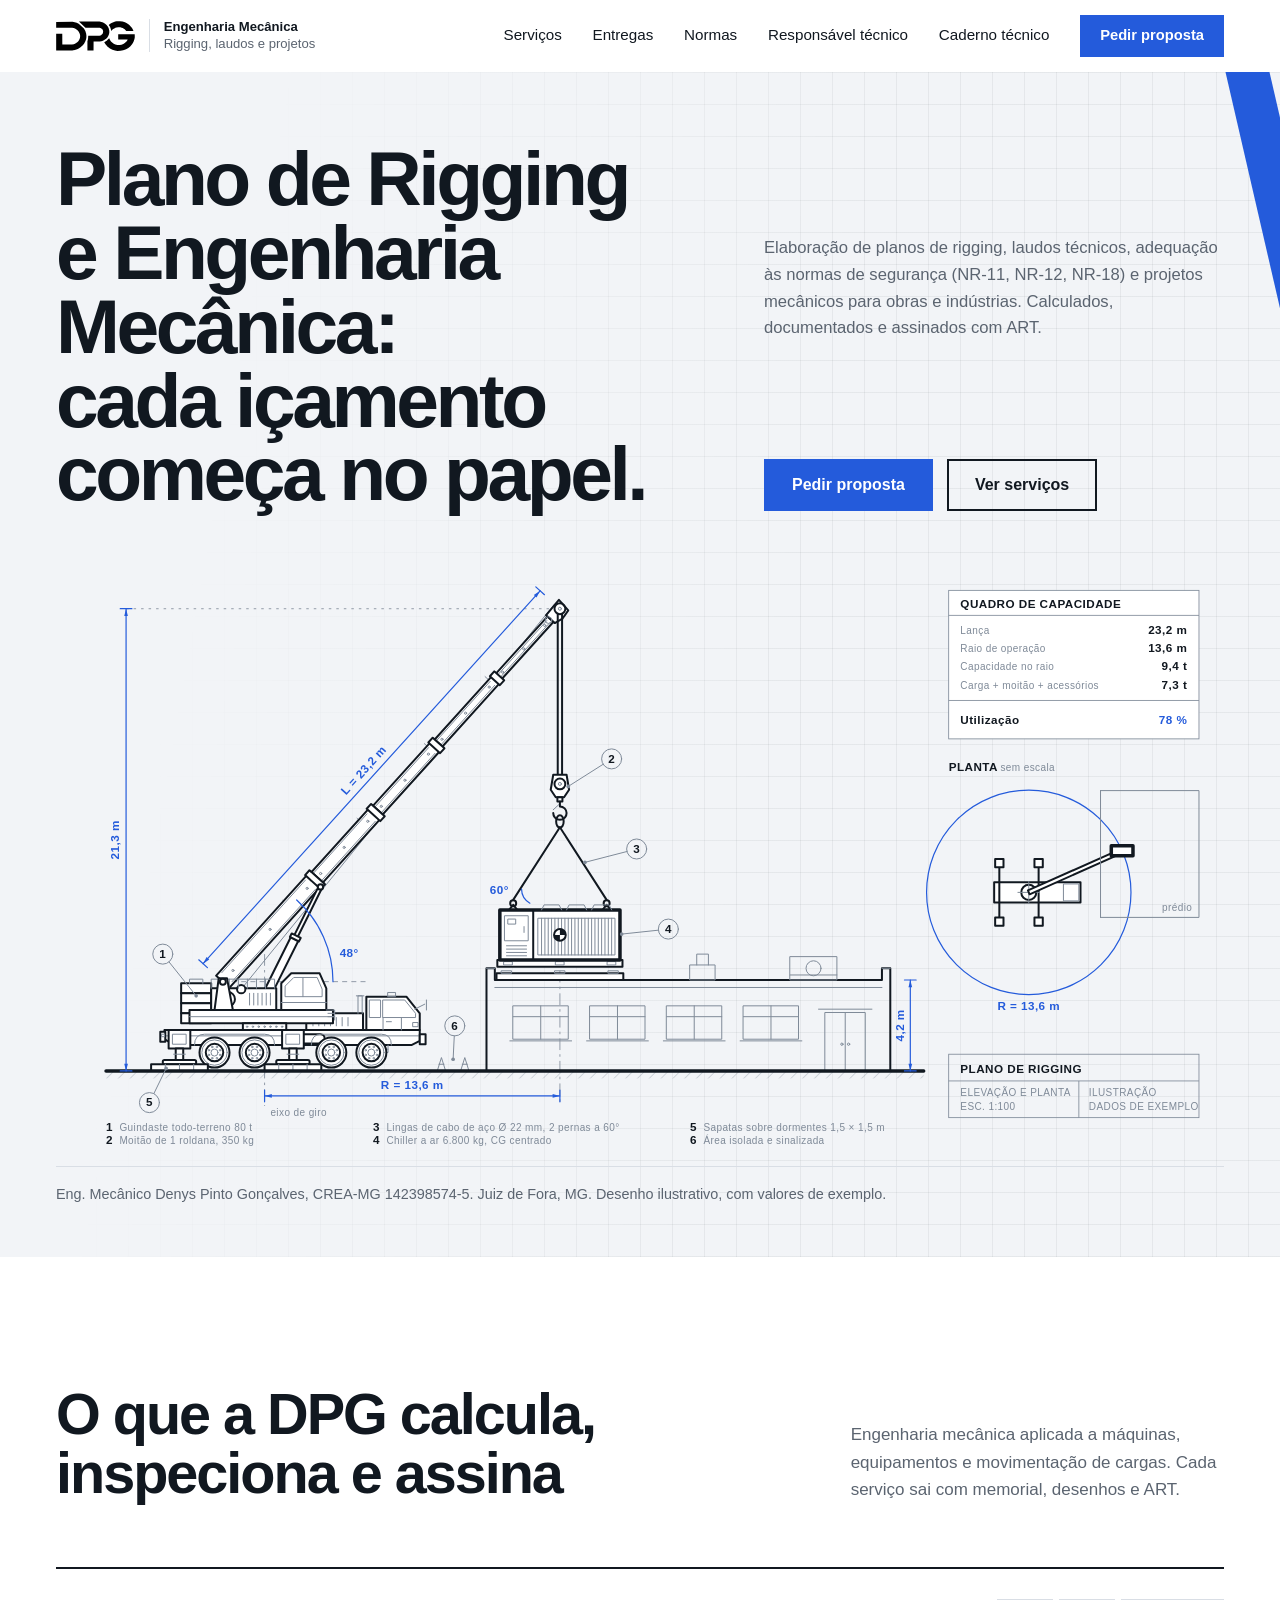
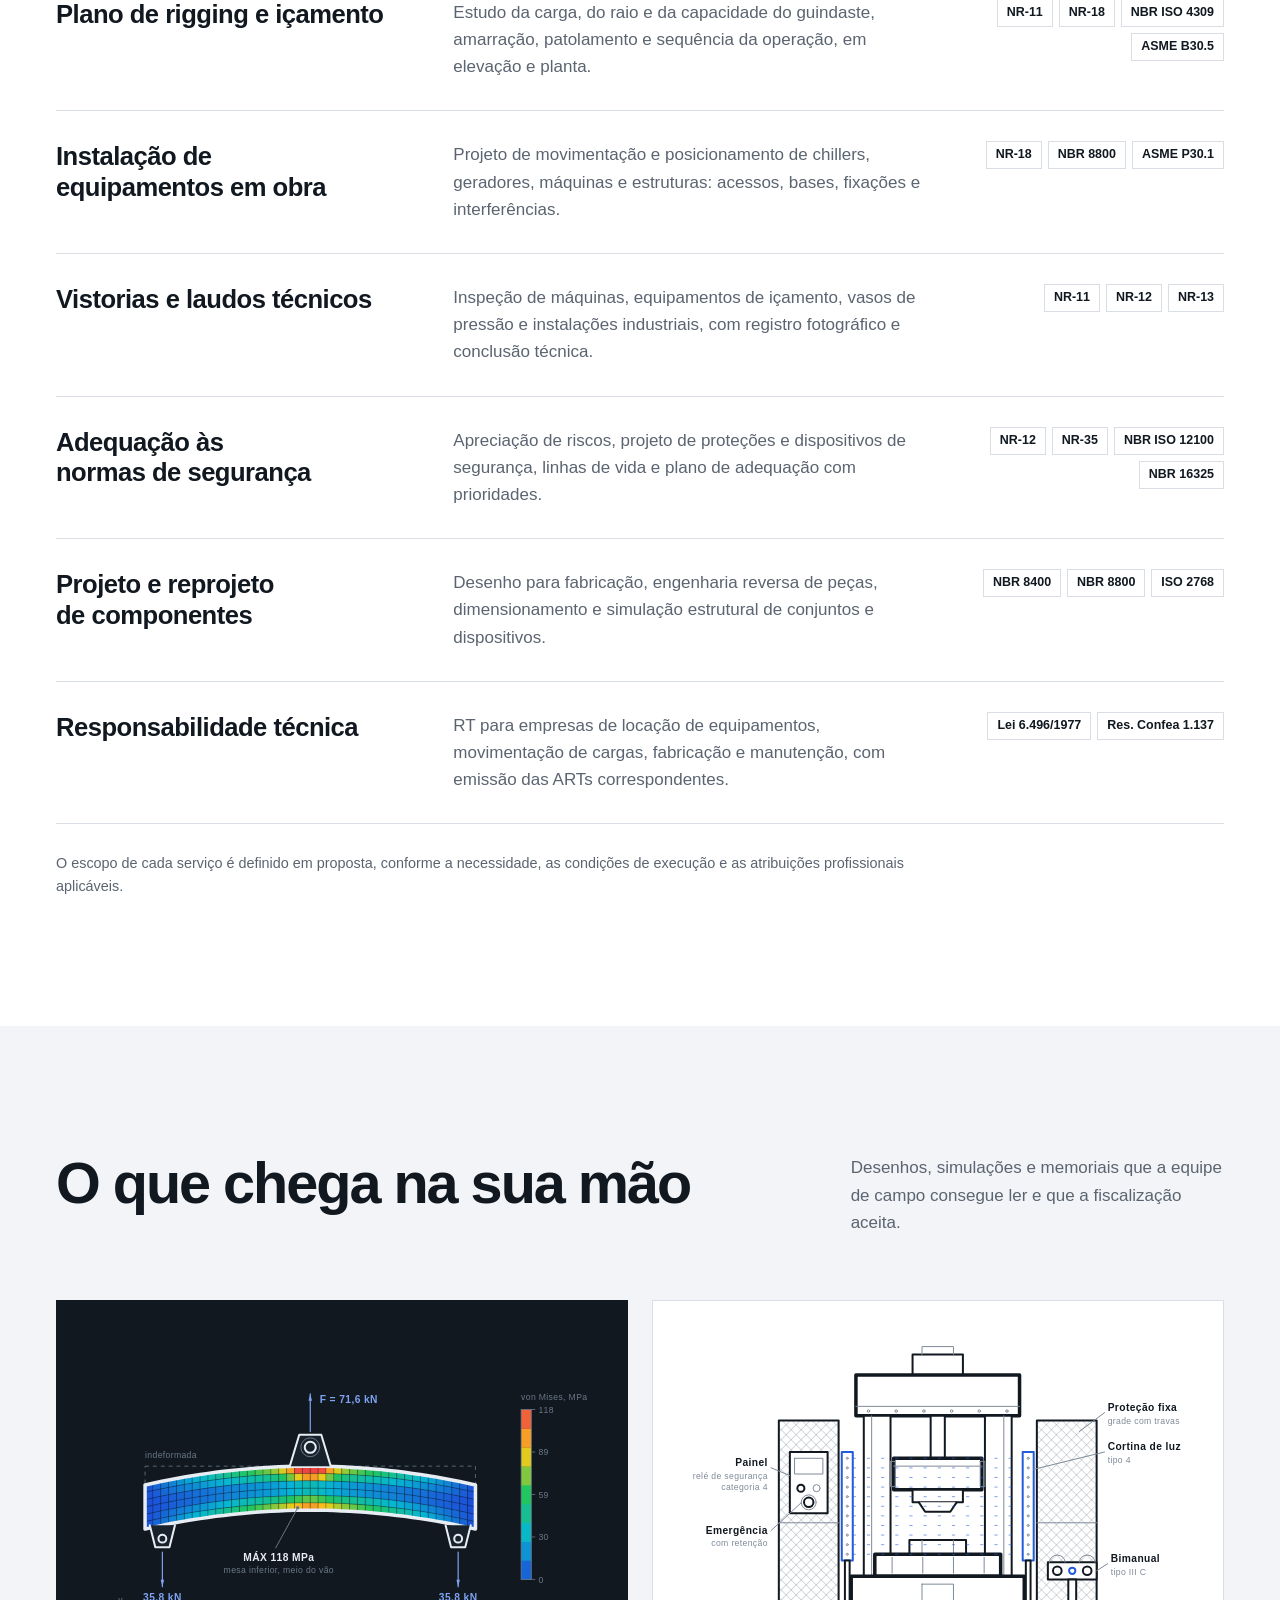
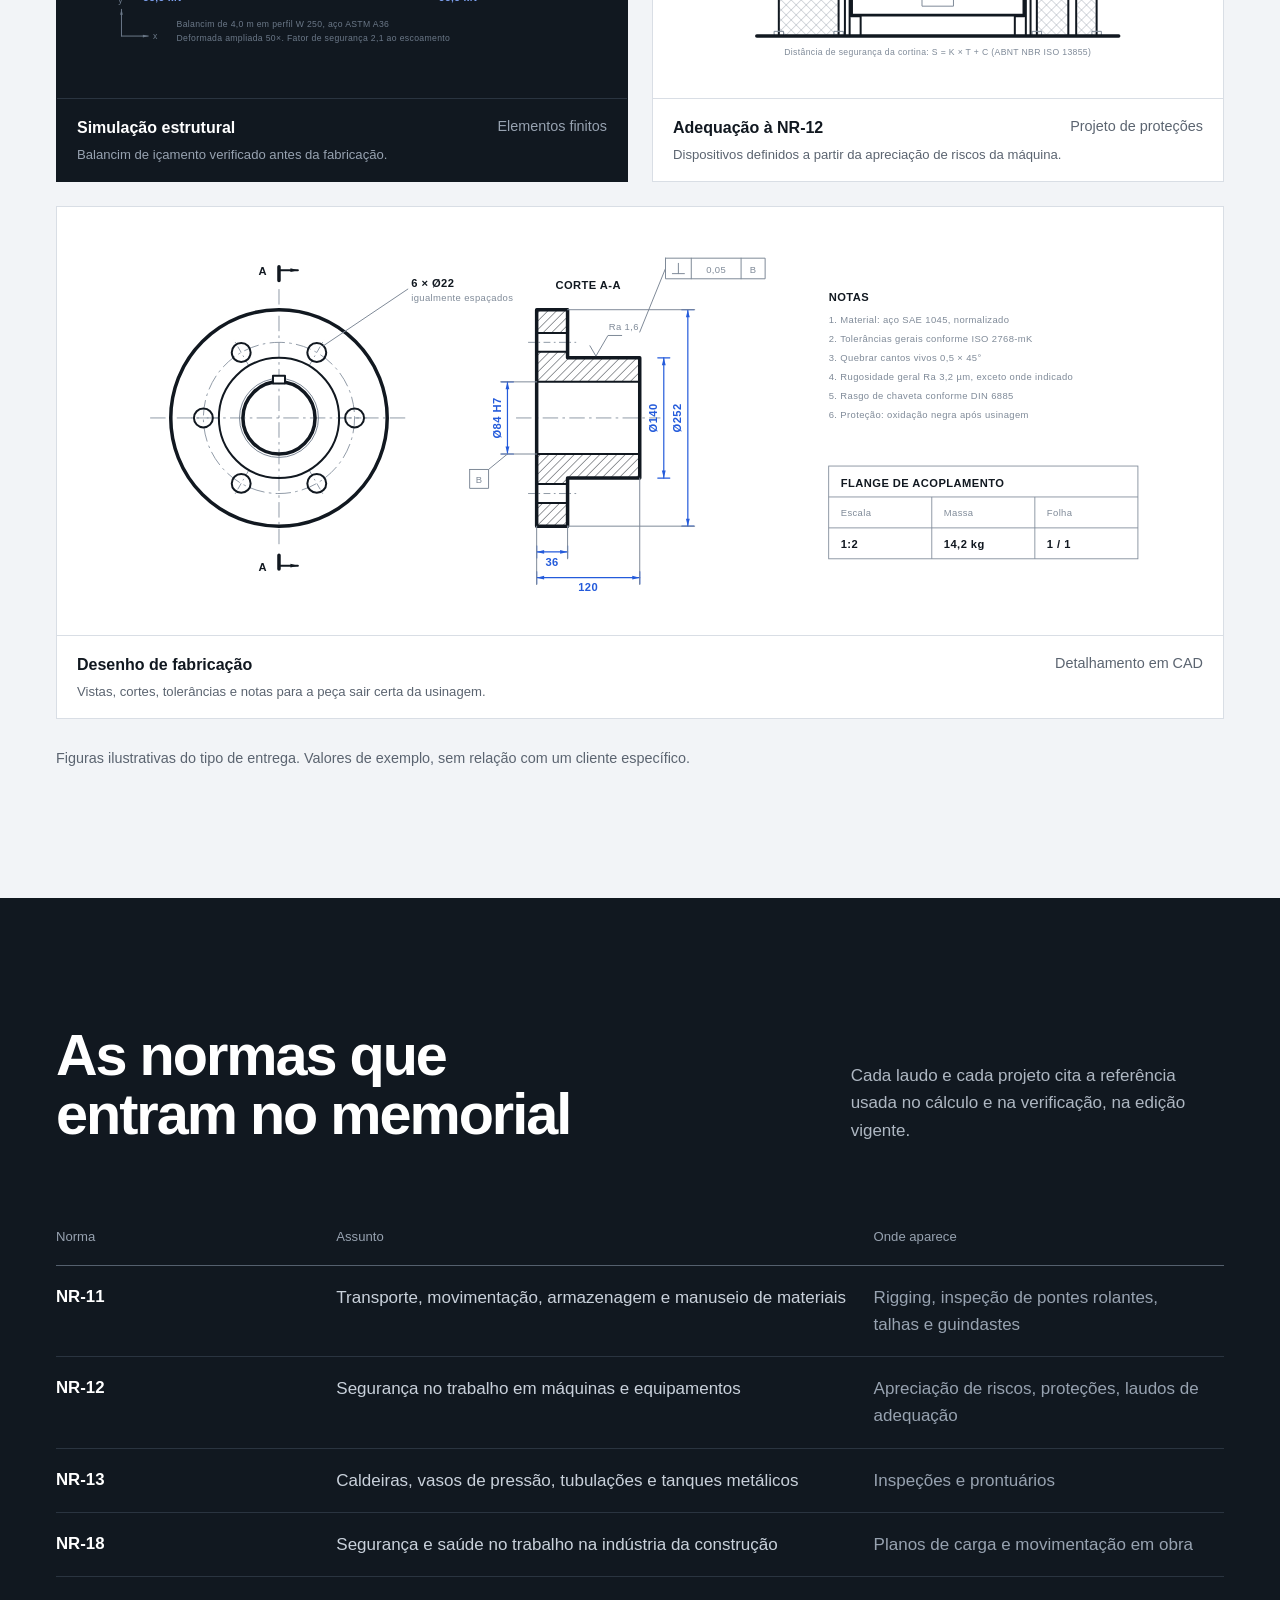
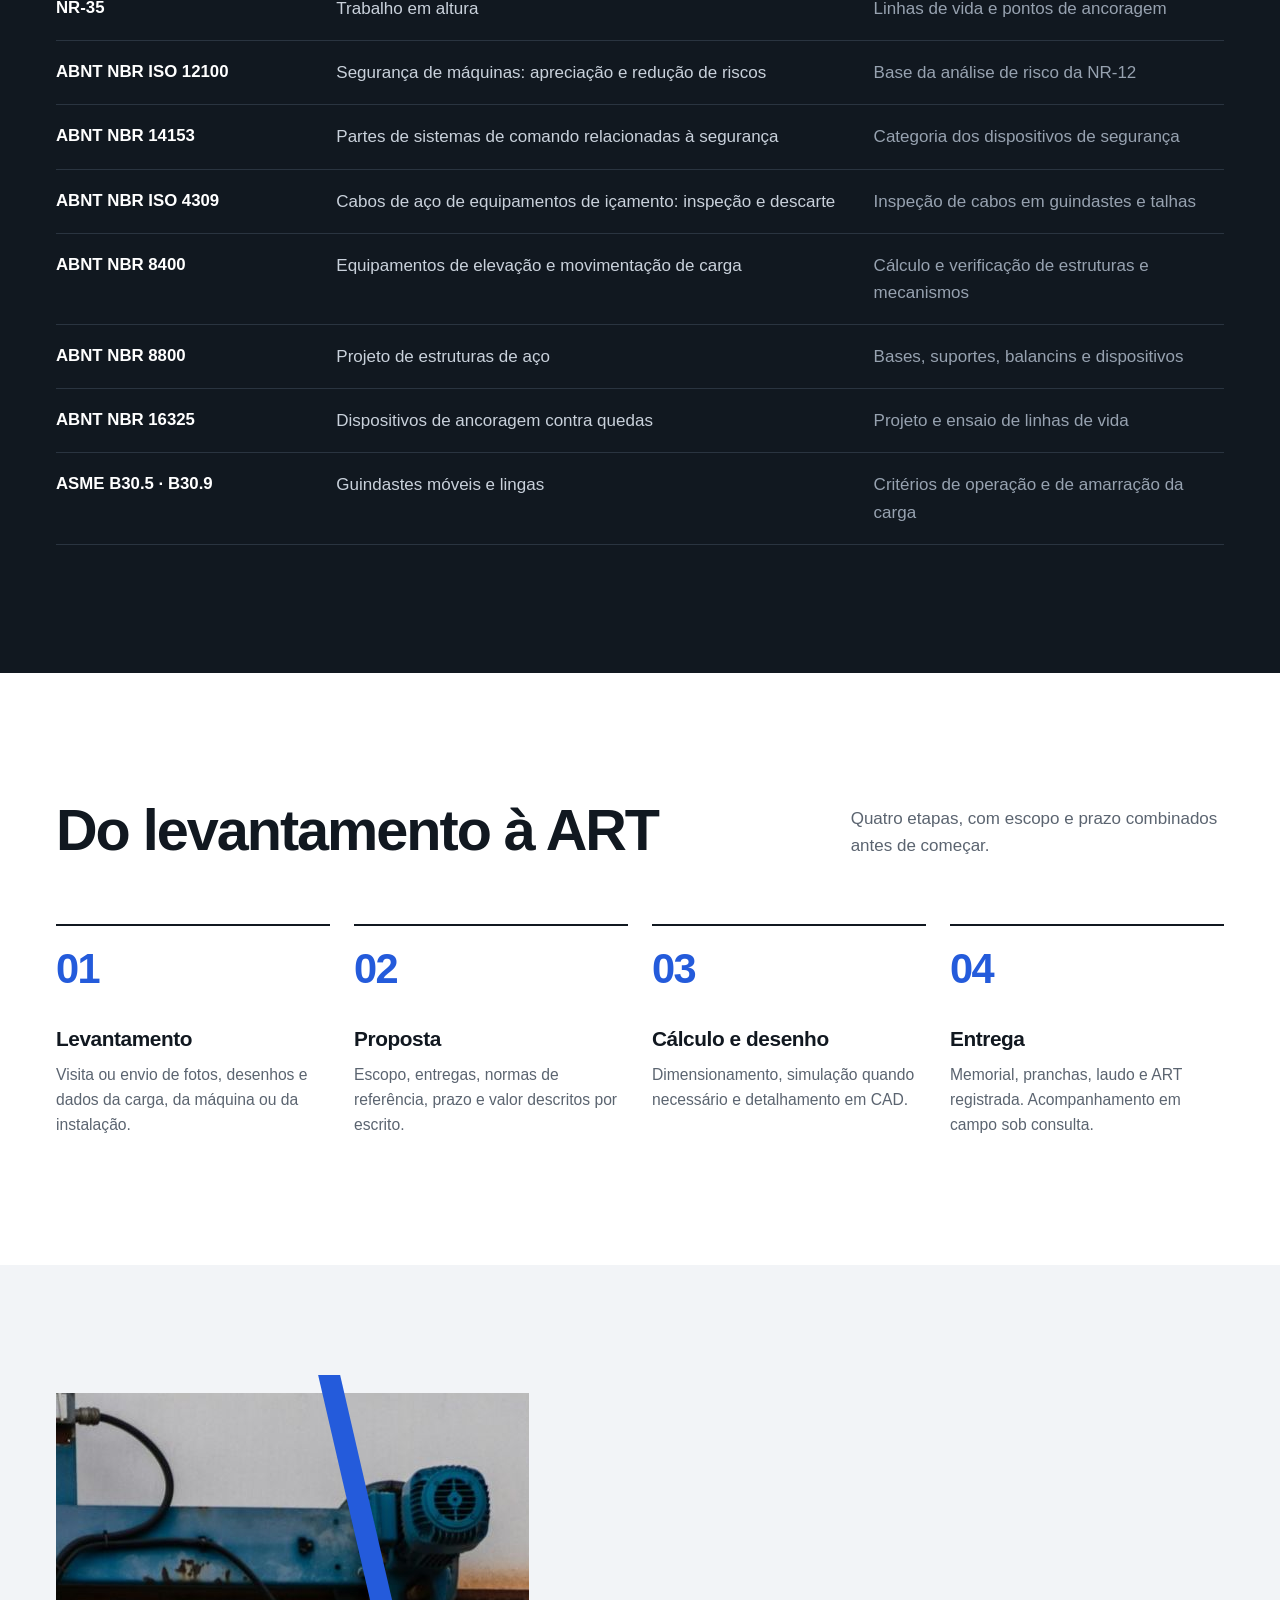
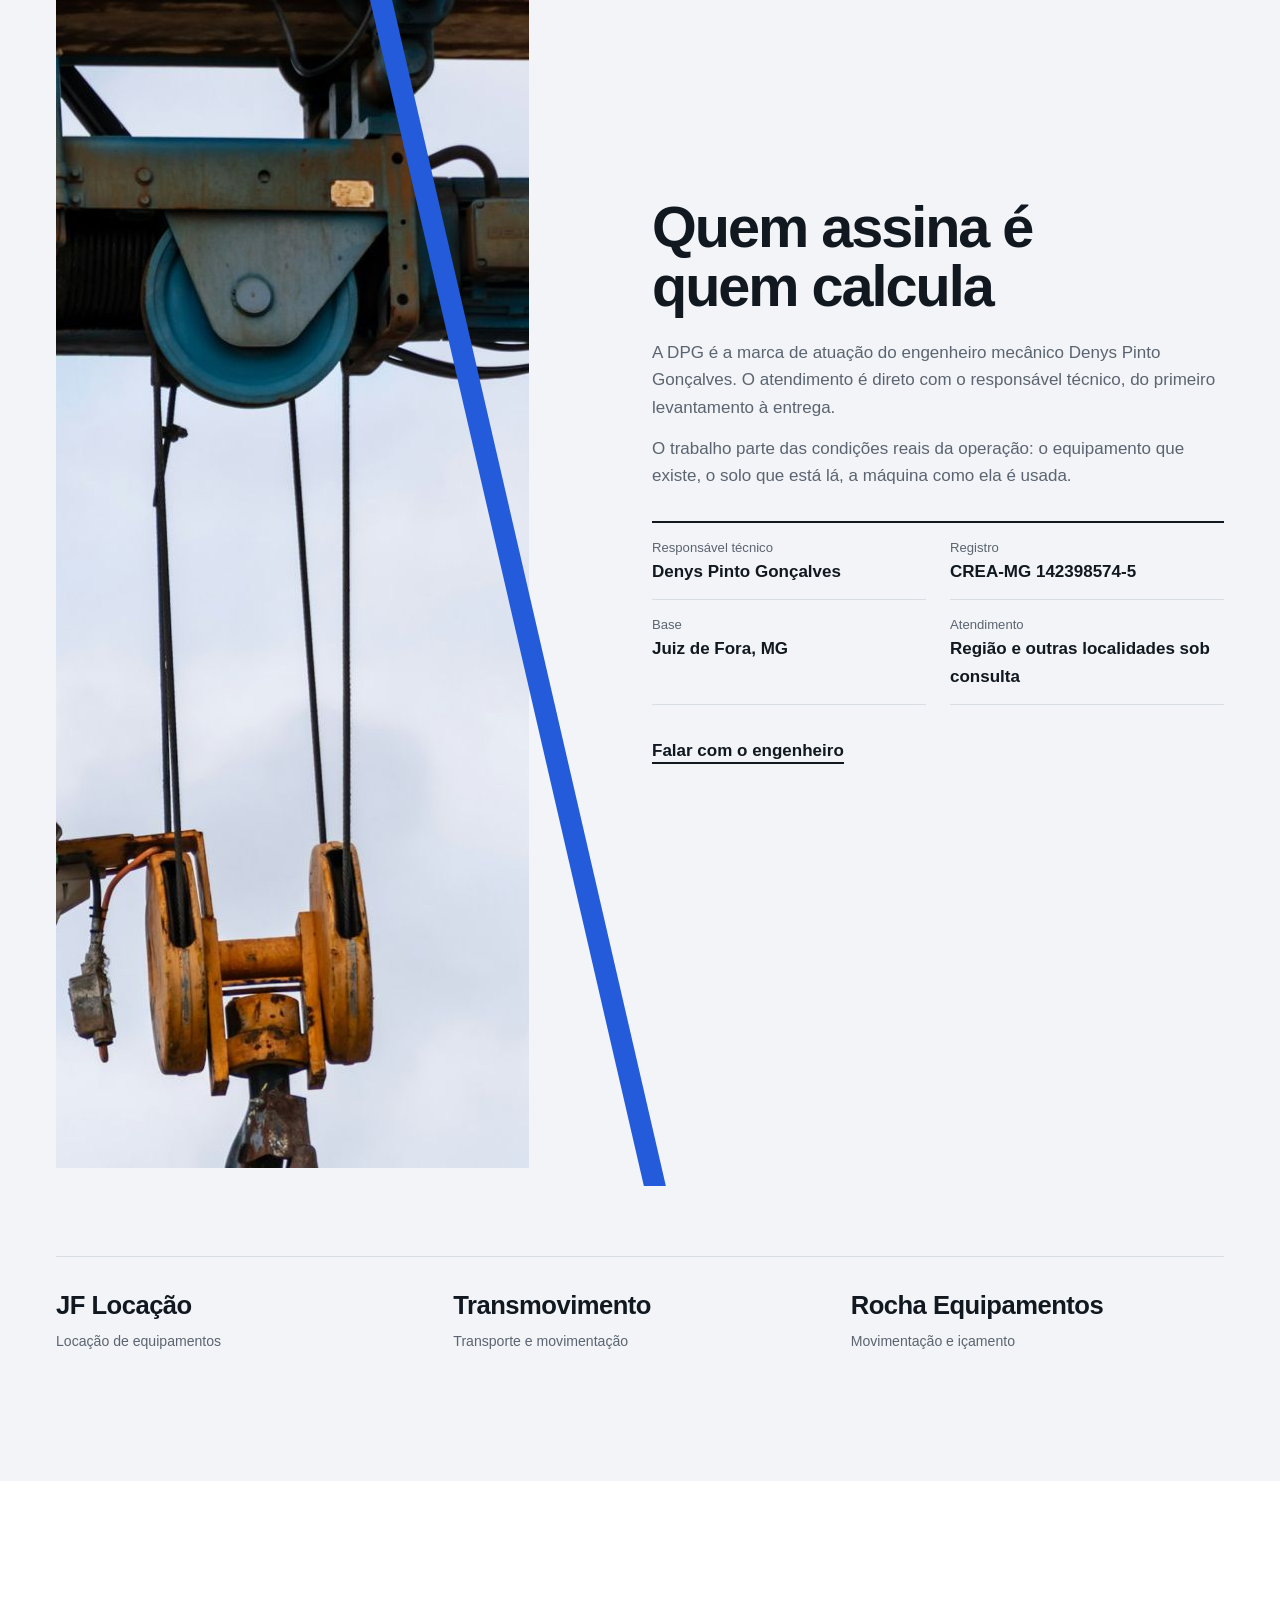
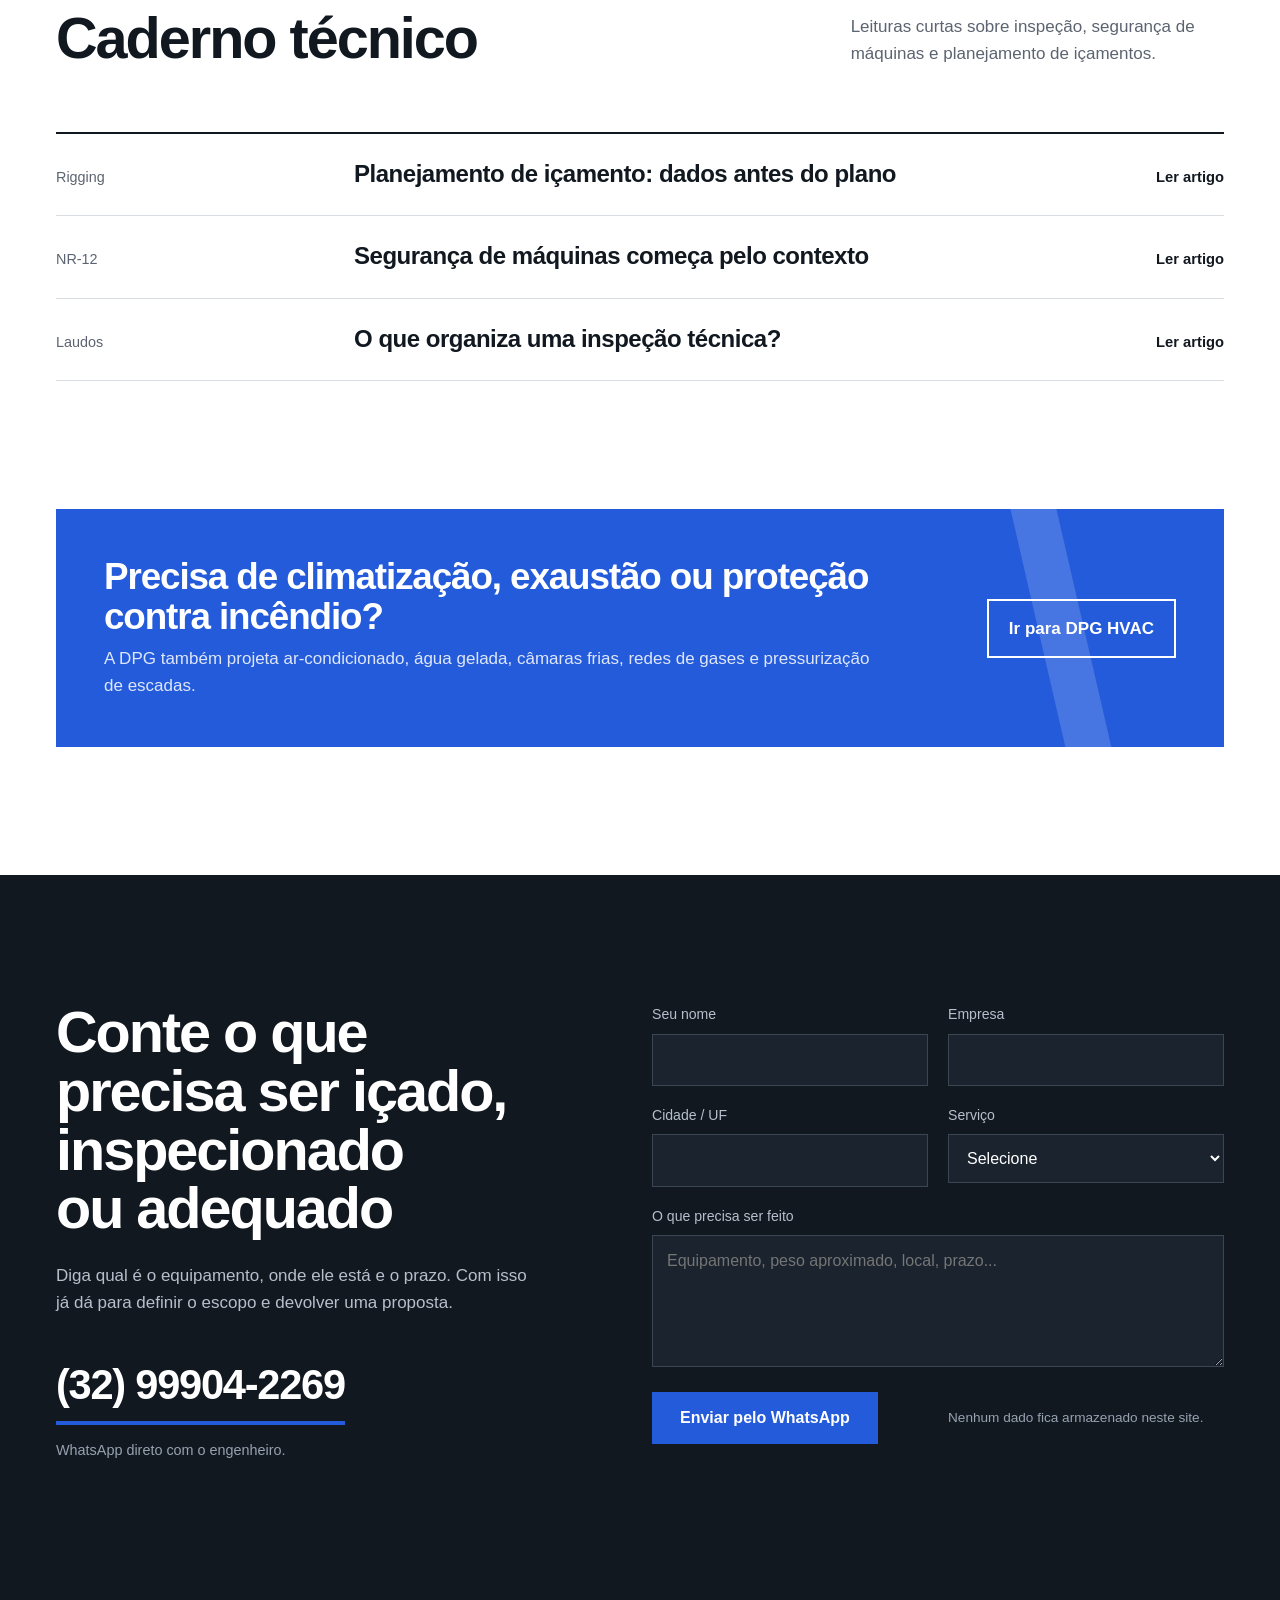
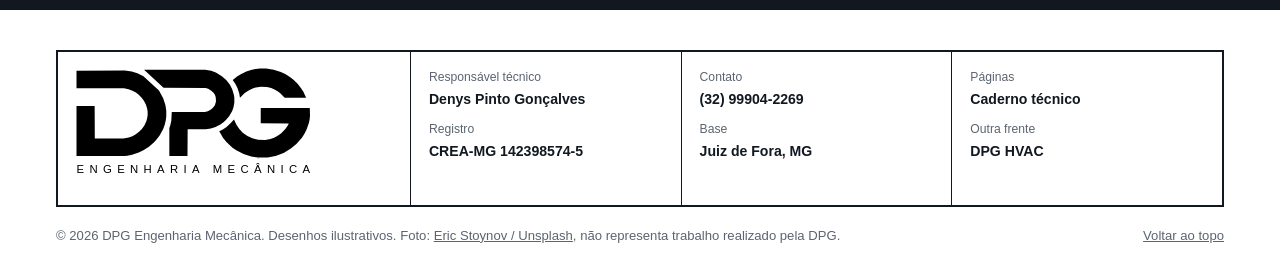
<file: index.html>
<!doctype html>
<html lang="pt-BR" class="sem-js">
<head>
  <meta charset="utf-8">
  <meta name="viewport" content="width=device-width, initial-scale=1">
  <title>Plano de Rigging em Juiz de Fora e MG | DPG Engenharia Mecânica</title>
  <meta name="description" content="Elaboração de Plano de Rigging e içamento de cargas, laudos NR-11 e NR-12, projetos mecânicos e responsabilidade técnica com ART em Juiz de Fora e Minas Gerais.">
  <meta name="theme-color" content="#111820">
  <link rel="canonical" href="https://engenhariadpg.github.io/site-consultoria/">
  <meta property="og:type" content="website">
  <meta property="og:locale" content="pt_BR">
  <meta property="og:title" content="Plano de Rigging em Juiz de Fora e MG | DPG Engenharia Mecânica">
  <meta property="og:description" content="Elaboração de Plano de Rigging e içamento de cargas em Juiz de Fora e Minas Gerais, com cálculo, documentação técnica e ART. Laudos NR-11 e NR-12 e projetos mecânicos.">
  <meta property="og:url" content="https://engenhariadpg.github.io/site-consultoria/">
  <meta property="og:image" content="https://engenhariadpg.github.io/site-consultoria/assets/capa-social.png">
  <meta name="twitter:card" content="summary_large_image">
  <link rel="icon" href="favicon.svg" type="image/svg+xml">
  <link rel="stylesheet" href="styles.css">
  <!-- Marca a página como "com JavaScript" antes de pintar, para as animações não piscarem -->
  <script>document.documentElement.className = "js";</script>
  <!-- Dados estruturados para buscadores (Google): serviço profissional local -->
  <script type="application/ld+json">
  {
    "@context": "https://schema.org",
    "@type": "ProfessionalService",
    "name": "DPG Engenharia Mecânica",
    "description": "Elaboração de Plano de Rigging e içamento de cargas, laudos técnicos, adequação às normas NR-11 e NR-12, projetos mecânicos e responsabilidade técnica com ART em Juiz de Fora e Minas Gerais.",
    "url": "https://engenhariadpg.github.io/site-consultoria/",
    "telephone": "+55 32 99904-2269",
    "address": { "@type": "PostalAddress", "addressLocality": "Juiz de Fora", "addressRegion": "MG", "addressCountry": "BR" },
    "areaServed": ["Juiz de Fora", "Minas Gerais", "Brasil"],
    "hasOfferCatalog": {
      "@type": "OfferCatalog",
      "name": "Serviços de Engenharia Mecânica",
      "itemListElement": [
        {
          "@type": "Offer",
          "itemOffered": {
            "@type": "Service",
            "name": "Elaboração de Plano de Rigging e Içamento de Cargas"
          }
        },
        {
          "@type": "Offer",
          "itemOffered": {
            "@type": "Service",
            "name": "Laudos Técnicos e Adequação NR-12"
          }
        },
        {
          "@type": "Offer",
          "itemOffered": {
            "@type": "Service",
            "name": "Responsabilidade Técnica (ART) em Engenharia Mecânica"
          }
        }
      ]
    },
    "founder": { "@type": "Person", "name": "Denys Pinto Gonçalves", "jobTitle": "Engenheiro Mecânico" }
  }
  </script>
</head>
<body data-site="consultoria">
  <a class="pular" href="#conteudo">Pular para o conteúdo</a>

  <!-- ===================== CABEÇALHO ===================== -->
  <header class="cabecalho">
    <div class="caixa">
      <a class="marca" href="#inicio" aria-label="DPG Engenharia Mecânica — início">
        <img src="assets/dpg-monograma.svg" alt="DPG" width="79" height="30">
        <span><strong>Engenharia Mecânica</strong>Rigging, laudos e projetos</span>
      </a>
      <button class="abre-menu" type="button" aria-label="Abrir menu" aria-expanded="false" aria-controls="menu"><span></span><span></span></button>
      <nav class="menu" id="menu" aria-label="Navegação principal">
        <a href="#servicos">Serviços</a>
        <a href="#pranchas">Entregas</a>
        <a href="#normas">Normas</a>
        <a href="#sobre">Responsável técnico</a>
        <a href="blog/index.html">Caderno técnico</a>
        <a class="botao" href="#contato">Pedir proposta</a>
      </nav>
    </div>
  </header>

  <main id="conteudo">

    <!-- ===================== CAPA ===================== -->
    <section class="capa" id="inicio">
      <div class="diagonal" aria-hidden="true"></div>
      <div class="caixa">
        <div class="capa-texto">
          <h1>Plano de Rigging e Engenharia Mecânica: cada içamento começa no papel.</h1>
          <p>Elaboração de planos de rigging, laudos técnicos, adequação às normas de segurança (NR-11, NR-12, NR-18) e projetos mecânicos para obras e indústrias. Calculados, documentados e assinados com ART.</p>
          <div class="capa-acoes">
            <a class="botao" href="#contato">Pedir proposta</a>
            <a class="botao botao--fio" href="#servicos">Ver serviços</a>
          </div>
        </div>

        <!-- Desenho da capa: plano de rigging (elevação + planta).
             O SVG entre os marcadores DESENHO:capa é gerado por ferramentas/gerar_rigging.py;
             para alterar o desenho, edite o script e rode-o de novo (ver README). -->
        <figure class="desenho desenho--capa" aria-label="Ilustração de um plano de rigging: guindaste içando um equipamento para a cobertura de um prédio, com raio, comprimento de lança e ângulos cotados.">
          <!-- DESENHO:capa -->
<svg viewBox="0 0 1400 700" aria-hidden="true">
<defs><pattern id="solo" width="10" height="10" patternUnits="userSpaceOnUse" patternTransform="rotate(45)"><line x1="0" y1="0" x2="0" y2="10" stroke="#8A94A1" stroke-width="1"/></pattern></defs>
<g class="tarde"><rect fill="url(#solo)" opacity=".8" x="60" y="611" width="980" height="8"/><line class="fino" stroke-dasharray="14 5 3 5" x1="250" y1="470" x2="250" y2="652"/><line class="fino" stroke-dasharray="14 5 3 5" x1="604" y1="490" x2="604" y2="652"/><line class="fino" stroke-dasharray="6 5" x1="200" y1="503" x2="372" y2="503"/><line class="fino" stroke-dasharray="3 6" x1="84" y1="56" x2="592" y2="56"/></g>
<g class="tinta"><path d="M516 610 V487 H526 V501 H990 V487 H1000 V610"/><line class="fino" x1="516" y1="487" x2="526" y2="487"/><line class="fino" x1="990" y1="487" x2="1000" y2="487"/><line class="fino" x1="526" y1="510" x2="990" y2="510"/><rect class="fino" x="548" y="532" width="66" height="40"/><line class="fino" x1="581" y1="532" x2="581" y2="572"/><line class="fino" x1="548" y1="545" x2="614" y2="545"/><line class="fino" x1="544" y1="574" x2="618" y2="574"/><rect class="fino" x="640" y="532" width="66" height="40"/><line class="fino" x1="673" y1="532" x2="673" y2="572"/><line class="fino" x1="640" y1="545" x2="706" y2="545"/><line class="fino" x1="636" y1="574" x2="710" y2="574"/><rect class="fino" x="732" y="532" width="66" height="40"/><line class="fino" x1="765" y1="532" x2="765" y2="572"/><line class="fino" x1="732" y1="545" x2="798" y2="545"/><line class="fino" x1="728" y1="574" x2="802" y2="574"/><rect class="fino" x="824" y="532" width="66" height="40"/><line class="fino" x1="857" y1="532" x2="857" y2="572"/><line class="fino" x1="824" y1="545" x2="890" y2="545"/><line class="fino" x1="820" y1="574" x2="894" y2="574"/><rect class="fino" x="922" y="540" width="48" height="70"/><line class="fino" x1="946" y1="540" x2="946" y2="610"/><circle class="fino" cx="942" cy="578" r="1.4"/><circle class="fino" cx="950" cy="578" r="1.4"/><path class="fino" d="M914 536 H978"/><rect class="fino" x="880" y="473" width="56" height="28"/><circle class="fino" cx="908" cy="487" r="9"/><line class="fino" x1="880" y1="495" x2="936" y2="495"/><rect class="fino" x="760" y="483" width="30" height="18"/><path class="fino" d="M768 483 V470 H782 V483"/><rect class="corpo" x="528" y="493" width="152" height="8"/><rect class="fino" x="534" y="490" width="12" height="3"/><rect class="fino" x="598" y="490" width="12" height="3"/><rect class="fino" x="662" y="490" width="12" height="3"/><path class="fino" d="M457 610 L462 594 L467 610 M454 610 H470 M459 602 H465"/><path class="fino" d="M485 610 L490 594 L495 610 M482 610 H498 M487 602 H493"/><path class="corpo" d="M130 561 L436 561 L436 574 L426 579 L142 579 L130 572 Z"/><line class="fino" x1="130" y1="568" x2="436" y2="568"/><rect class="corpo" x="125" y="563" width="6" height="12"/><rect class="fino" x="127" y="566" width="3" height="3"/><rect class="corpo" x="436" y="566" width="7" height="12"/><rect class="corpo" x="300" y="541" width="68" height="20"/><line class="fino" x1="308" y1="546" x2="308" y2="556"/><line class="fino" x1="315" y1="546" x2="315" y2="556"/><line class="fino" x1="322" y1="546" x2="322" y2="556"/><line class="fino" x1="329" y1="546" x2="329" y2="556"/><line class="fino" x1="336" y1="546" x2="336" y2="556"/><line class="fino" x1="343" y1="546" x2="343" y2="556"/><line class="fino" x1="350" y1="546" x2="350" y2="556"/><path class="fino" d="M362 541 V520 H367 V541"/><line class="fino" x1="360" y1="520" x2="369" y2="520"/><rect class="corpo" x="292" y="566" width="30" height="11" rx="5"/><path class="corpo" d="M372 561 V521 H420 L436 541 V561 Z"/><path class="fino" d="M392 525 H418 L431 541 V546 H392 Z"/><rect class="fino" x="376" y="525" width="13" height="21"/><path class="fino" d="M392 546 V561 M414 546 V561"/><line class="fino" x1="396" y1="551" x2="402" y2="551"/><path class="fino" d="M430 536 L442 530 M444 525 V537"/><rect class="fino" x="398" y="516" width="9" height="5"/><rect class="fino" x="428" y="552" width="6" height="5"/><path class="fino" d="M384 579 V588 H398 V579 M384 584 H398"/><circle class="corpo" cx="190" cy="588" r="18"/><circle class="fino" cx="190" cy="588" r="15.2"/><circle cx="190" cy="588" r="10.5"/><circle class="fino" cx="190" cy="588" r="4.2"/><circle class="fino" cx="196.7" cy="590.8" r="0.9"/><circle class="fino" cx="192.8" cy="594.7" r="0.9"/><circle class="fino" cx="187.2" cy="594.7" r="0.9"/><circle class="fino" cx="183.3" cy="590.8" r="0.9"/><circle class="fino" cx="183.3" cy="585.2" r="0.9"/><circle class="fino" cx="187.2" cy="581.3" r="0.9"/><circle class="fino" cx="192.8" cy="581.3" r="0.9"/><circle class="fino" cx="196.7" cy="585.2" r="0.9"/><circle class="corpo" cx="238" cy="588" r="18"/><circle class="fino" cx="238" cy="588" r="15.2"/><circle cx="238" cy="588" r="10.5"/><circle class="fino" cx="238" cy="588" r="4.2"/><circle class="fino" cx="244.7" cy="590.8" r="0.9"/><circle class="fino" cx="240.8" cy="594.7" r="0.9"/><circle class="fino" cx="235.2" cy="594.7" r="0.9"/><circle class="fino" cx="231.3" cy="590.8" r="0.9"/><circle class="fino" cx="231.3" cy="585.2" r="0.9"/><circle class="fino" cx="235.2" cy="581.3" r="0.9"/><circle class="fino" cx="240.8" cy="581.3" r="0.9"/><circle class="fino" cx="244.7" cy="585.2" r="0.9"/><circle class="corpo" cx="330" cy="588" r="18"/><circle class="fino" cx="330" cy="588" r="15.2"/><circle cx="330" cy="588" r="10.5"/><circle class="fino" cx="330" cy="588" r="4.2"/><circle class="fino" cx="336.7" cy="590.8" r="0.9"/><circle class="fino" cx="332.8" cy="594.7" r="0.9"/><circle class="fino" cx="327.2" cy="594.7" r="0.9"/><circle class="fino" cx="323.3" cy="590.8" r="0.9"/><circle class="fino" cx="323.3" cy="585.2" r="0.9"/><circle class="fino" cx="327.2" cy="581.3" r="0.9"/><circle class="fino" cx="332.8" cy="581.3" r="0.9"/><circle class="fino" cx="336.7" cy="585.2" r="0.9"/><circle class="corpo" cx="378" cy="588" r="18"/><circle class="fino" cx="378" cy="588" r="15.2"/><circle cx="378" cy="588" r="10.5"/><circle class="fino" cx="378" cy="588" r="4.2"/><circle class="fino" cx="384.7" cy="590.8" r="0.9"/><circle class="fino" cx="380.8" cy="594.7" r="0.9"/><circle class="fino" cx="375.2" cy="594.7" r="0.9"/><circle class="fino" cx="371.3" cy="590.8" r="0.9"/><circle class="fino" cx="371.3" cy="585.2" r="0.9"/><circle class="fino" cx="375.2" cy="581.3" r="0.9"/><circle class="fino" cx="380.8" cy="581.3" r="0.9"/><circle class="fino" cx="384.7" cy="585.2" r="0.9"/><path class="fino" d="M166 579 Q166 566 178 566 H250 Q262 566 262 579"/><path class="fino" d="M306 579 Q306 566 318 566 H390 Q402 566 402 579"/><rect class="corpo" x="135" y="561" width="26" height="22"/><rect class="fino" x="140" y="566" width="16" height="12"/><rect class="corpo" x="143.5" y="583" width="9" height="14"/><line class="fino" x1="141" y1="590" x2="155" y2="590"/><rect class="corpo" x="128" y="597" width="40" height="5" rx="2"/><rect class="corpo" x="114" y="602" width="68" height="8"/><line class="fino" x1="131" y1="602" x2="131" y2="610"/><line class="fino" x1="148" y1="602" x2="148" y2="610"/><line class="fino" x1="165" y1="602" x2="165" y2="610"/><rect class="corpo" x="271" y="561" width="26" height="22"/><rect class="fino" x="276" y="566" width="16" height="12"/><rect class="corpo" x="279.5" y="583" width="9" height="14"/><line class="fino" x1="277" y1="590" x2="291" y2="590"/><rect class="corpo" x="264" y="597" width="40" height="5" rx="2"/><rect class="corpo" x="250" y="602" width="68" height="8"/><line class="fino" x1="267" y1="602" x2="267" y2="610"/><line class="fino" x1="284" y1="602" x2="284" y2="610"/><line class="fino" x1="301" y1="602" x2="301" y2="610"/><line class="fino" x1="222" y1="512" x2="597.7" y2="50.3"/><line class="fino" x1="271.9" y1="405.6" x2="276.3" y2="409.6"/><line class="fino" x1="360.8" y1="307.2" x2="365.2" y2="311.2"/><line class="fino" x1="441.6" y1="217.8" x2="446" y2="221.8"/><line class="fino" x1="514.3" y1="137.4" x2="518.7" y2="141.4"/><path class="corpo" d="M526.7 148.6 L601.5 65.9 L594.4 59.5 L519.7 142.2 Z"/><path class="corpo" d="M597.5 72.9 L602.8 67.1 L593.1 58.3 L587.9 64.2 Z"/><line class="fino" x1="526.5" y1="138.6" x2="588.3" y2="70.2"/><line class="fino" x1="529.6" y1="141.5" x2="591.5" y2="73.1"/><circle class="fino" cx="535.3" cy="132" r="1.3"/><circle class="fino" cx="560.6" cy="104.1" r="1.3"/><circle class="fino" cx="585.8" cy="76.1" r="1.3"/><path class="corpo" d="M455.1 230.1 L535.9 140.7 L526.6 132.3 L445.8 221.7 Z"/><path class="corpo" d="M532 147.6 L537.2 141.8 L525.3 131.1 L520.1 136.9 Z"/><line class="fino" x1="452.6" y1="218" x2="520.5" y2="143"/><line class="fino" x1="458" y1="222.9" x2="525.9" y2="147.8"/><circle class="fino" cx="462.6" cy="212.5" r="1.3"/><circle class="fino" cx="490.9" cy="181.2" r="1.3"/><circle class="fino" cx="519.2" cy="149.9" r="1.3"/><path class="corpo" d="M383.5 311.5 L464.3 222.1 L452.8 211.7 L372 301.1 Z"/><path class="corpo" d="M460.4 229.1 L465.6 223.3 L451.5 210.6 L446.3 216.4 Z"/><line class="fino" x1="378.8" y1="297.5" x2="446.7" y2="222.4"/><line class="fino" x1="386.4" y1="304.4" x2="454.3" y2="229.3"/><circle class="fino" cx="389.9" cy="292.9" r="1.3"/><circle class="fino" cx="418.2" cy="261.6" r="1.3"/><circle class="fino" cx="446.4" cy="230.3" r="1.3"/><path class="corpo" d="M311.9 393 L392.7 303.6 L379 291.2 L298.2 380.6 Z"/><path class="corpo" d="M388.7 310.6 L394 304.8 L377.7 290 L372.4 295.8 Z"/><line class="fino" x1="305" y1="377" x2="372.8" y2="301.9"/><line class="fino" x1="314.8" y1="385.9" x2="382.7" y2="310.8"/><circle class="fino" cx="317.2" cy="373.4" r="1.3"/><circle class="fino" cx="345.4" cy="342.1" r="1.3"/><circle class="fino" cx="373.7" cy="310.8" r="1.3"/><path class="corpo" d="M208 510.2 L321.1 385 L305.1 370.6 L192 495.8 Z"/><path class="corpo" d="M317.1 392 L322.4 386.2 L303.8 369.5 L298.6 375.3 Z"/><line class="fino" x1="198.8" y1="492.2" x2="299" y2="381.3"/><line class="fino" x1="210.9" y1="503.1" x2="311.1" y2="392.2"/><circle class="fino" cx="212.1" cy="489.6" r="1.3"/><circle class="fino" cx="256.6" cy="440.4" r="1.3"/><circle class="fino" cx="301" cy="391.2" r="1.3"/><path class="corpo" d="M587.5 63.8 L602.8 45.4 L614 58 L607 68 L597.9 73.2 Z"/><circle cx="604" cy="56" r="6.5"/><circle class="fino" cx="604" cy="56" r="1.8"/><circle class="fino" cx="590.3" cy="69.6" r="4"/><path class="corpo" d="M287.1 454.6 L319 390.5 L315 388.5 L283 452.6 Z"/><path class="corpo" d="M250.5 534.2 L291.7 451.6 L282.7 447.1 L241.5 529.8 Z"/><path class="corpo" d="M291.1 454.9 L293.3 450.6 L282.5 445.2 L280.4 449.5 Z"/><circle class="corpo" cx="317" cy="389.5" r="3.2"/><rect class="corpo" x="150" y="505" width="36" height="12"/><rect class="corpo" x="150" y="517" width="36" height="12"/><rect class="corpo" x="150" y="529" width="36" height="12"/><rect class="corpo" x="150" y="541" width="36" height="12"/><path class="fino" d="M160 505 V500 H176 V505"/><rect class="corpo" x="186" y="511" width="78" height="26"/><line class="fino" x1="232" y1="517" x2="232" y2="531"/><line class="fino" x1="237" y1="517" x2="237" y2="531"/><line class="fino" x1="242" y1="517" x2="242" y2="531"/><line class="fino" x1="247" y1="517" x2="247" y2="531"/><line class="fino" x1="252" y1="517" x2="252" y2="531"/><line class="fino" x1="257" y1="517" x2="257" y2="531"/><circle class="corpo" cx="206" cy="524" r="8.5"/><circle class="fino" cx="206" cy="524" r="3"/><circle class="corpo" cx="222" cy="512" r="5"/><path class="fino" d="M186 511 V500 H262 V511"/><line class="fino" x1="196.9" y1="500" x2="196.9" y2="511"/><line class="fino" x1="207.7" y1="500" x2="207.7" y2="511"/><line class="fino" x1="218.6" y1="500" x2="218.6" y2="511"/><line class="fino" x1="229.4" y1="500" x2="229.4" y2="511"/><line class="fino" x1="240.3" y1="500" x2="240.3" y2="511"/><line class="fino" x1="251.1" y1="500" x2="251.1" y2="511"/><rect class="corpo" x="160" y="537" width="172" height="16"/><line class="fino" x1="160" y1="545" x2="332" y2="545"/><rect class="corpo" x="224" y="553" width="52" height="8"/><circle class="fino" cx="229" cy="557" r="0.9"/><circle class="fino" cx="236" cy="557" r="0.9"/><circle class="fino" cx="243" cy="557" r="0.9"/><circle class="fino" cx="250" cy="557" r="0.9"/><circle class="fino" cx="257" cy="557" r="0.9"/><circle class="fino" cx="264" cy="557" r="0.9"/><circle class="fino" cx="271" cy="557" r="0.9"/><path class="corpo" d="M190 537 L195 499 L205 499 L212 537 Z"/><circle cx="200" cy="503" r="3.6"/><path class="corpo" d="M270 537 V505 L282 493 H316 L324 511 V537 Z"/><path class="fino" d="M275 508 L285 498 H313 L319 512 V521 H275 Z"/><line class="fino" x1="296" y1="498" x2="296" y2="521"/><line class="fino" x1="270" y1="528" x2="324" y2="528"/><path class="fino" d="M324 537 H334 V549 M326 541 H334 M326 545 H334"/><line class="cabo" x1="601.4" y1="63" x2="601.4" y2="255"/><line class="cabo" x1="606.6" y1="63" x2="606.6" y2="255"/><g class="icada"><path class="corpo" d="M596 255 L612 255 L615 273 L609 282 L599 282 L593 273 Z"/><circle cx="604" cy="266" r="6.5"/><circle class="fino" cx="604" cy="266" r="1.8"/><rect class="corpo" x="601" y="282" width="6" height="5"/><path d="M604 287 V293 a8 8 0 1 1 -8 8"/><line class="fino" x1="596" y1="297" x2="602.5" y2="291"/><ellipse cx="604" cy="311" rx="4.5" ry="7.5"/><line x1="604" y1="318" x2="548" y2="405"/><circle cx="548" cy="409" r="3.6"/><path d="M543 417 L548 411 L553 417"/><line x1="604" y1="318" x2="660" y2="405"/><circle cx="660" cy="409" r="3.6"/><path d="M655 417 L660 411 L665 417"/><rect class="corpo" x="529" y="477" width="150" height="8"/><rect class="fino" x="537" y="479" width="10" height="4"/><rect class="fino" x="599" y="479" width="10" height="4"/><rect class="fino" x="661" y="479" width="10" height="4"/><rect class="corpo grosso" x="532" y="417" width="144" height="60"/><line x1="572" y1="417" x2="572" y2="477"/><rect class="fino" x="538" y="424" width="28" height="30"/><line class="fino" x1="561" y1="437" x2="561" y2="444"/><rect class="fino" x="542" y="428" width="9" height="6"/><line class="fino" x1="540" y1="460" x2="564" y2="460"/><line class="fino" x1="540" y1="464" x2="564" y2="464"/><line class="fino" x1="540" y1="468" x2="564" y2="468"/><line class="fino" x1="540" y1="472" x2="564" y2="472"/><rect class="fino" x="578" y="427" width="92" height="44"/><line class="fino" x1="582" y1="427" x2="582" y2="471"/><line class="fino" x1="586" y1="427" x2="586" y2="471"/><line class="fino" x1="590" y1="427" x2="590" y2="471"/><line class="fino" x1="594" y1="427" x2="594" y2="471"/><line class="fino" x1="598" y1="427" x2="598" y2="471"/><line class="fino" x1="602" y1="427" x2="602" y2="471"/><line class="fino" x1="606" y1="427" x2="606" y2="471"/><line class="fino" x1="610" y1="427" x2="610" y2="471"/><line class="fino" x1="614" y1="427" x2="614" y2="471"/><line class="fino" x1="618" y1="427" x2="618" y2="471"/><line class="fino" x1="622" y1="427" x2="622" y2="471"/><line class="fino" x1="626" y1="427" x2="626" y2="471"/><line class="fino" x1="630" y1="427" x2="630" y2="471"/><line class="fino" x1="634" y1="427" x2="634" y2="471"/><line class="fino" x1="638" y1="427" x2="638" y2="471"/><line class="fino" x1="642" y1="427" x2="642" y2="471"/><line class="fino" x1="646" y1="427" x2="646" y2="471"/><line class="fino" x1="650" y1="427" x2="650" y2="471"/><line class="fino" x1="654" y1="427" x2="654" y2="471"/><line class="fino" x1="658" y1="427" x2="658" y2="471"/><line class="fino" x1="662" y1="427" x2="662" y2="471"/><line class="fino" x1="666" y1="427" x2="666" y2="471"/><path class="fino" d="M582 417 L585 411 H603 L606 417"/><path class="fino" d="M612 417 L615 411 H633 L636 417"/><path class="fino" d="M642 417 L645 411 H663 L666 417"/><circle class="corpo" cx="604" cy="447" r="7"/><path class="cheio" d="M604 447 L604 440 A7 7 0 0 1 611 447 Z M604 447 L604 454 A7 7 0 0 1 597 447 Z"/></g><line class="grosso" x1="60" y1="610" x2="1040" y2="610"/><line class="cota" x1="250" y1="640" x2="604" y2="640"/><line class="cota" x1="250" y1="633" x2="250" y2="647"/><line class="cota" x1="604" y1="633" x2="604" y2="647"/><line class="cota" x1="176.3" y1="481.5" x2="580.3" y2="34.5"/><line class="cota" x1="171.1" y1="476.8" x2="181.5" y2="486.2"/><line class="cota" x1="575.1" y1="29.8" x2="585.5" y2="39.2"/><line class="cota" x1="1024" y1="610" x2="1024" y2="501"/><line class="cota" x1="1017" y1="610" x2="1031" y2="610"/><line class="cota" x1="1017" y1="501" x2="1031" y2="501"/><line class="cota" x1="84" y1="610" x2="84" y2="56"/><line class="cota" x1="77" y1="610" x2="91" y2="610"/><line class="cota" x1="77" y1="56" x2="91" y2="56"/><path class="cota" d="M332 503 A132 132 0 0 0 288.5 405.1"/><path class="cota" d="M568 409 A20 20 0 0 1 558 392"/><line class="fino" x1="135.5" y1="479.4" x2="168" y2="520"/><circle class="fino" cx="128" cy="470" r="12"/><line class="fino" x1="655.9" y1="242.4" x2="614" y2="269"/><circle class="fino" cx="666" cy="236" r="12"/><line class="fino" x1="684.4" y1="347" x2="634" y2="360"/><circle class="fino" cx="696" cy="344" r="12"/><line class="fino" x1="722.1" y1="441.3" x2="678" y2="446"/><circle class="fino" cx="734" cy="440" r="12"/><line class="fino" x1="117.3" y1="637.2" x2="132" y2="607"/><circle class="fino" cx="112" cy="648" r="12"/><line class="fino" x1="477.4" y1="568" x2="476" y2="596"/><circle class="fino" cx="478" cy="556" r="12"/><circle class="cota" stroke-dasharray="none" cx="1166" cy="396" r="122.5"/><rect class="corpo" x="1124.5" y="383.9" width="103.5" height="24.3"/><rect class="fino" x="1208" y="385.9" width="18" height="20.3"/><line x1="1130.7" y1="360.9" x2="1130.7" y2="431.1"/><rect class="corpo" x="1125.7" y="355.9" width="10" height="10"/><rect class="corpo" x="1125.7" y="426.1" width="10" height="10"/><line x1="1177.8" y1="360.9" x2="1177.8" y2="431.1"/><rect class="corpo" x="1172.8" y="355.9" width="10" height="10"/><rect class="corpo" x="1172.8" y="426.1" width="10" height="10"/><circle class="corpo" cx="1166" cy="396" r="9"/><line class="fino" x1="1153" y1="396" x2="1179" y2="396"/><line class="fino" x1="1166" y1="383" x2="1166" y2="409"/><path class="corpo" d="M1167 398.3 L1279 348.4 L1276.9 343.9 L1165 393.7 Z"/><rect class="corpo grosso" x="1264.9" y="340.2" width="26" height="12"/><path class="fino" d="M1252 274 H1370 V426 H1252"/><line class="fino" x1="1252" y1="274" x2="1252" y2="426"/></g>
<g class="tarde"><path class="seta" d="M250 640 L258.7 637.8 L258.7 642.2 Z"/><path class="seta" d="M604 640 L595.3 642.2 L595.3 637.8 Z"/><text class="t c" text-anchor="middle" transform="translate(427 632) rotate(0)">R = 13,6 m</text><path class="seta" d="M176.3 481.5 L180.5 473.6 L183.7 476.5 Z"/><path class="seta" d="M580.3 34.5 L576 42.5 L572.8 39.6 Z"/><text class="t c" text-anchor="middle" transform="translate(372.3 252.7) rotate(-47.9)">L = 23,2 m</text><path class="seta" d="M1024 610 L1021.8 601.3 L1026.2 601.3 Z"/><path class="seta" d="M1024 501 L1026.2 509.7 L1021.8 509.7 Z"/><text class="t c" text-anchor="middle" transform="translate(1016 555.5) rotate(-90)">4,2 m</text><path class="seta" d="M84 610 L81.8 601.3 L86.2 601.3 Z"/><path class="seta" d="M84 56 L86.2 64.7 L81.8 64.7 Z"/><text class="t c" text-anchor="middle" transform="translate(76 333) rotate(-90)">21,3 m</text><text class="t c" x="340" y="473">48°</text><text class="t c" x="520" y="398">60°</text><text class="t p" x="257" y="664">eixo de giro</text><circle class="ponto" cx="168" cy="520" r="2.2"/><text class="t" x="128" y="474.5" text-anchor="middle">1</text><circle class="ponto" cx="614" cy="269" r="2.2"/><text class="t" x="666" y="240.5" text-anchor="middle">2</text><circle class="ponto" cx="634" cy="360" r="2.2"/><text class="t" x="696" y="348.5" text-anchor="middle">3</text><circle class="ponto" cx="678" cy="446" r="2.2"/><text class="t" x="734" y="444.5" text-anchor="middle">4</text><circle class="ponto" cx="132" cy="607" r="2.2"/><text class="t" x="112" y="652.5" text-anchor="middle">5</text><circle class="ponto" cx="476" cy="596" r="2.2"/><text class="t" x="478" y="560.5" text-anchor="middle">6</text><text class="t" x="60" y="682">1</text><text class="t p" x="76" y="682">Guindaste todo-terreno 80 t</text><text class="t" x="60" y="698">2</text><text class="t p" x="76" y="698">Moitão de 1 roldana, 350 kg</text><text class="t" x="380" y="682">3</text><text class="t p" x="396" y="682">Lingas de cabo de aço Ø 22 mm, 2 pernas a 60°</text><text class="t" x="380" y="698">4</text><text class="t p" x="396" y="698">Chiller a ar 6.800 kg, CG centrado</text><text class="t" x="760" y="682">5</text><text class="t p" x="776" y="682">Sapatas sobre dormentes 1,5 × 1,5 m</text><text class="t" x="760" y="698">6</text><text class="t p" x="776" y="698">Área isolada e sinalizada</text><rect class="papel" x="1070" y="34" width="300" height="178"/><rect class="fino" fill="none" x="1070" y="34" width="300" height="178"/><line class="fino" x1="1070" y1="64" x2="1370" y2="64"/><text class="t" x="1084" y="55">QUADRO DE CAPACIDADE</text><text class="t p" x="1084" y="86">Lança</text><text class="t" x="1356" y="86" text-anchor="end">23,2 m</text><text class="t p" x="1084" y="108">Raio de operação</text><text class="t" x="1356" y="108" text-anchor="end">13,6 m</text><text class="t p" x="1084" y="130">Capacidade no raio</text><text class="t" x="1356" y="130" text-anchor="end">9,4 t</text><text class="t p" x="1084" y="152">Carga + moitão + acessórios</text><text class="t" x="1356" y="152" text-anchor="end">7,3 t</text><line class="fino" x1="1070" y1="166" x2="1370" y2="166"/><text class="t" x="1084" y="194">Utilização</text><text class="t c" x="1356" y="194" text-anchor="end">78 %</text><text class="t" x="1070" y="250">PLANTA</text><text class="t p" x="1132" y="250">sem escala</text><text class="t p" x="1362" y="418" text-anchor="end">prédio</text><text class="t c" x="1166" y="536.5" text-anchor="middle">R = 13,6 m</text><rect class="fino" fill="none" x="1070" y="590" width="300" height="76"/><line class="fino" x1="1070" y1="622" x2="1370" y2="622"/><line class="fino" x1="1226" y1="622" x2="1226" y2="666"/><text class="t" x="1084" y="612">PLANO DE RIGGING</text><text class="t p" x="1084" y="640">ELEVAÇÃO E PLANTA</text><text class="t p" x="1084" y="657">ESC. 1:100</text><text class="t p" x="1238" y="640">ILUSTRAÇÃO</text><text class="t p" x="1238" y="657">DADOS DE EXEMPLO</text></g>
</svg>
<!-- /DESENHO:capa -->
        </figure>
        <p class="capa-rt">Eng. Mecânico Denys Pinto Gonçalves, CREA-MG 142398574-5. Juiz de Fora, MG. Desenho ilustrativo, com valores de exemplo.</p>
      </div>
    </section>

    <!-- ===================== SERVIÇOS ===================== -->
    <section class="secao" id="servicos">
      <div class="caixa">
        <div class="topo-secao revela">
          <h2>O que a DPG calcula, inspeciona e assina</h2>
          <p>Engenharia mecânica aplicada a máquinas, equipamentos e movimentação de cargas. Cada serviço sai com memorial, desenhos e ART.</p>
        </div>

        <div class="servicos">
          <article class="servico">
            <h3>Plano de rigging e içamento</h3>
            <p>Estudo da carga, do raio e da capacidade do guindaste, amarração, patolamento e sequência da operação, em elevação e planta.</p>
            <ul aria-label="Normas de referência"><li>NR-11</li><li>NR-18</li><li>NBR ISO 4309</li><li>ASME B30.5</li></ul>
          </article>
          <article class="servico">
            <h3>Instalação de equipamentos em obra</h3>
            <p>Projeto de movimentação e posicionamento de chillers, geradores, máquinas e estruturas: acessos, bases, fixações e interferências.</p>
            <ul aria-label="Normas de referência"><li>NR-18</li><li>NBR 8800</li><li>ASME P30.1</li></ul>
          </article>
          <article class="servico">
            <h3>Vistorias e laudos técnicos</h3>
            <p>Inspeção de máquinas, equipamentos de içamento, vasos de pressão e instalações industriais, com registro fotográfico e conclusão técnica.</p>
            <ul aria-label="Normas de referência"><li>NR-11</li><li>NR-12</li><li>NR-13</li></ul>
          </article>
          <article class="servico">
            <h3>Adequação às normas de segurança</h3>
            <p>Apreciação de riscos, projeto de proteções e dispositivos de segurança, linhas de vida e plano de adequação com prioridades.</p>
            <ul aria-label="Normas de referência"><li>NR-12</li><li>NR-35</li><li>NBR ISO 12100</li><li>NBR 16325</li></ul>
          </article>
          <article class="servico">
            <h3>Projeto e reprojeto de componentes</h3>
            <p>Desenho para fabricação, engenharia reversa de peças, dimensionamento e simulação estrutural de conjuntos e dispositivos.</p>
            <ul aria-label="Normas de referência"><li>NBR 8400</li><li>NBR 8800</li><li>ISO 2768</li></ul>
          </article>
          <article class="servico">
            <h3>Responsabilidade técnica</h3>
            <p>RT para empresas de locação de equipamentos, movimentação de cargas, fabricação e manutenção, com emissão das ARTs correspondentes.</p>
            <ul aria-label="Normas de referência"><li>Lei 6.496/1977</li><li>Res. Confea 1.137</li></ul>
          </article>
        </div>
        <p class="nota">O escopo de cada serviço é definido em proposta, conforme a necessidade, as condições de execução e as atribuições profissionais aplicáveis.</p>
      </div>
    </section>

    <!-- ===================== PRANCHAS (figuras técnicas) ===================== -->
    <section class="secao secao--apoio" id="pranchas">
      <div class="caixa">
        <div class="topo-secao revela">
          <h2>O que chega na sua mão</h2>
          <p>Desenhos, simulações e memoriais que a equipe de campo consegue ler e que a fiscalização aceita.</p>
        </div>

        <div class="pranchas">

          <!-- Prancha 1: simulação por elementos finitos de um balancim -->
          <figure class="prancha prancha--escura">
            <div class="desenho desenho--escuro">
              <!-- DESENHO:p1 -->
<svg viewBox="0 0 640 420" role="img" aria-label="Mapa de tensões de um balancim de içamento calculado por elementos finitos, com malha, cargas e legenda de cores">
<g class="tarde"><rect class="fino" fill="none" stroke-dasharray="5 5" x="70" y="168" width="420" height="56"/><path d="M70 192 L80 189.8 L80 199.1 L70 201.3 Z" fill="#1B56D8" stroke="#0B1118" stroke-width=".5" stroke-opacity=".55"/><path d="M70 201.3 L80 199.1 L80 208.4 L70 210.7 Z" fill="#1C53D8" stroke="#0B1118" stroke-width=".5" stroke-opacity=".55"/><path d="M70 210.7 L80 208.4 L80 217.8 L70 220 Z" fill="#1C50D8" stroke="#0B1118" stroke-width=".5" stroke-opacity=".55"/><path d="M70 220 L80 217.8 L80 227.1 L70 229.3 Z" fill="#1C50D8" stroke="#0B1118" stroke-width=".5" stroke-opacity=".55"/><path d="M70 229.3 L80 227.1 L80 236.4 L70 238.7 Z" fill="#1C53D8" stroke="#0B1118" stroke-width=".5" stroke-opacity=".55"/><path d="M70 238.7 L80 236.4 L80 245.8 L70 248 Z" fill="#1B56D8" stroke="#0B1118" stroke-width=".5" stroke-opacity=".55"/><path d="M80 189.8 L90 187.6 L90 197 L80 199.1 Z" fill="#1865D7" stroke="#0B1118" stroke-width=".5" stroke-opacity=".55"/><path d="M80 199.1 L90 197 L90 206.3 L80 208.4 Z" fill="#1A5DD7" stroke="#0B1118" stroke-width=".5" stroke-opacity=".55"/><path d="M80 208.4 L90 206.3 L90 215.6 L80 217.8 Z" fill="#1B55D8" stroke="#0B1118" stroke-width=".5" stroke-opacity=".55"/><path d="M80 217.8 L90 215.6 L90 225 L80 227.1 Z" fill="#1B55D8" stroke="#0B1118" stroke-width=".5" stroke-opacity=".55"/><path d="M80 227.1 L90 225 L90 234.3 L80 236.4 Z" fill="#1A5DD7" stroke="#0B1118" stroke-width=".5" stroke-opacity=".55"/><path d="M80 236.4 L90 234.3 L90 243.6 L80 245.8 Z" fill="#1865D7" stroke="#0B1118" stroke-width=".5" stroke-opacity=".55"/><path d="M90 187.6 L100 185.6 L100 195 L90 197 Z" fill="#1475D7" stroke="#0B1118" stroke-width=".5" stroke-opacity=".55"/><path d="M90 197 L100 195 L100 204.3 L90 206.3 Z" fill="#1768D7" stroke="#0B1118" stroke-width=".5" stroke-opacity=".55"/><path d="M90 206.3 L100 204.3 L100 213.6 L90 215.6 Z" fill="#1A5AD8" stroke="#0B1118" stroke-width=".5" stroke-opacity=".55"/><path d="M90 215.6 L100 213.6 L100 223 L90 225 Z" fill="#1A5AD8" stroke="#0B1118" stroke-width=".5" stroke-opacity=".55"/><path d="M90 225 L100 223 L100 232.3 L90 234.3 Z" fill="#1768D7" stroke="#0B1118" stroke-width=".5" stroke-opacity=".55"/><path d="M90 234.3 L100 232.3 L100 241.6 L90 243.6 Z" fill="#1475D7" stroke="#0B1118" stroke-width=".5" stroke-opacity=".55"/><path d="M100 185.6 L110 183.7 L110 193.1 L100 195 Z" fill="#1184D6" stroke="#0B1118" stroke-width=".5" stroke-opacity=".55"/><path d="M100 195 L110 193.1 L110 202.4 L100 204.3 Z" fill="#1572D7" stroke="#0B1118" stroke-width=".5" stroke-opacity=".55"/><path d="M100 204.3 L110 202.4 L110 211.7 L100 213.6 Z" fill="#195FD7" stroke="#0B1118" stroke-width=".5" stroke-opacity=".55"/><path d="M100 213.6 L110 211.7 L110 221.1 L100 223 Z" fill="#195FD7" stroke="#0B1118" stroke-width=".5" stroke-opacity=".55"/><path d="M100 223 L110 221.1 L110 230.4 L100 232.3 Z" fill="#1572D7" stroke="#0B1118" stroke-width=".5" stroke-opacity=".55"/><path d="M100 232.3 L110 230.4 L110 239.7 L100 241.6 Z" fill="#1184D6" stroke="#0B1118" stroke-width=".5" stroke-opacity=".55"/><path d="M110 183.7 L120 181.9 L120 191.3 L110 193.1 Z" fill="#0E94D5" stroke="#0B1118" stroke-width=".5" stroke-opacity=".55"/><path d="M110 193.1 L120 191.3 L120 200.6 L110 202.4 Z" fill="#137CD6" stroke="#0B1118" stroke-width=".5" stroke-opacity=".55"/><path d="M110 202.4 L120 200.6 L120 209.9 L110 211.7 Z" fill="#1864D7" stroke="#0B1118" stroke-width=".5" stroke-opacity=".55"/><path d="M110 211.7 L120 209.9 L120 219.3 L110 221.1 Z" fill="#1864D7" stroke="#0B1118" stroke-width=".5" stroke-opacity=".55"/><path d="M110 221.1 L120 219.3 L120 228.6 L110 230.4 Z" fill="#137CD6" stroke="#0B1118" stroke-width=".5" stroke-opacity=".55"/><path d="M110 230.4 L120 228.6 L120 237.9 L110 239.7 Z" fill="#0E94D5" stroke="#0B1118" stroke-width=".5" stroke-opacity=".55"/><path d="M120 181.9 L130 180.2 L130 189.6 L120 191.3 Z" fill="#0AA4D5" stroke="#0B1118" stroke-width=".5" stroke-opacity=".55"/><path d="M120 191.3 L130 189.6 L130 198.9 L120 200.6 Z" fill="#1186D6" stroke="#0B1118" stroke-width=".5" stroke-opacity=".55"/><path d="M120 200.6 L130 198.9 L130 208.2 L120 209.9 Z" fill="#1769D7" stroke="#0B1118" stroke-width=".5" stroke-opacity=".55"/><path d="M120 209.9 L130 208.2 L130 217.6 L120 219.3 Z" fill="#1769D7" stroke="#0B1118" stroke-width=".5" stroke-opacity=".55"/><path d="M120 219.3 L130 217.6 L130 226.9 L120 228.6 Z" fill="#1186D6" stroke="#0B1118" stroke-width=".5" stroke-opacity=".55"/><path d="M120 228.6 L130 226.9 L130 236.2 L120 237.9 Z" fill="#0AA4D5" stroke="#0B1118" stroke-width=".5" stroke-opacity=".55"/><path d="M130 180.2 L140 178.7 L140 188 L130 189.6 Z" fill="#07B3D4" stroke="#0B1118" stroke-width=".5" stroke-opacity=".55"/><path d="M130 189.6 L140 188 L140 197.3 L130 198.9 Z" fill="#0E90D5" stroke="#0B1118" stroke-width=".5" stroke-opacity=".55"/><path d="M130 198.9 L140 197.3 L140 206.7 L130 208.2 Z" fill="#166ED7" stroke="#0B1118" stroke-width=".5" stroke-opacity=".55"/><path d="M130 208.2 L140 206.7 L140 216 L130 217.6 Z" fill="#166ED7" stroke="#0B1118" stroke-width=".5" stroke-opacity=".55"/><path d="M130 217.6 L140 216 L140 225.3 L130 226.9 Z" fill="#0E90D5" stroke="#0B1118" stroke-width=".5" stroke-opacity=".55"/><path d="M130 226.9 L140 225.3 L140 234.7 L130 236.2 Z" fill="#07B3D4" stroke="#0B1118" stroke-width=".5" stroke-opacity=".55"/><path d="M140 178.7 L150 177.2 L150 186.5 L140 188 Z" fill="#09B8C6" stroke="#0B1118" stroke-width=".5" stroke-opacity=".55"/><path d="M140 188 L150 186.5 L150 195.9 L140 197.3 Z" fill="#0C9BD5" stroke="#0B1118" stroke-width=".5" stroke-opacity=".55"/><path d="M140 197.3 L150 195.9 L150 205.2 L140 206.7 Z" fill="#1572D7" stroke="#0B1118" stroke-width=".5" stroke-opacity=".55"/><path d="M140 206.7 L150 205.2 L150 214.5 L140 216 Z" fill="#1572D7" stroke="#0B1118" stroke-width=".5" stroke-opacity=".55"/><path d="M140 216 L150 214.5 L150 223.9 L140 225.3 Z" fill="#0C9BD5" stroke="#0B1118" stroke-width=".5" stroke-opacity=".55"/><path d="M140 225.3 L150 223.9 L150 233.2 L140 234.7 Z" fill="#09B8C6" stroke="#0B1118" stroke-width=".5" stroke-opacity=".55"/><path d="M150 177.2 L160 175.8 L160 185.2 L150 186.5 Z" fill="#0EBAB4" stroke="#0B1118" stroke-width=".5" stroke-opacity=".55"/><path d="M150 186.5 L160 185.2 L160 194.5 L150 195.9 Z" fill="#0AA5D5" stroke="#0B1118" stroke-width=".5" stroke-opacity=".55"/><path d="M150 195.9 L160 194.5 L160 203.8 L150 205.2 Z" fill="#1477D6" stroke="#0B1118" stroke-width=".5" stroke-opacity=".55"/><path d="M150 205.2 L160 203.8 L160 213.2 L150 214.5 Z" fill="#1477D6" stroke="#0B1118" stroke-width=".5" stroke-opacity=".55"/><path d="M150 214.5 L160 213.2 L160 222.5 L150 223.9 Z" fill="#0AA5D5" stroke="#0B1118" stroke-width=".5" stroke-opacity=".55"/><path d="M150 223.9 L160 222.5 L160 231.8 L150 233.2 Z" fill="#0EBAB4" stroke="#0B1118" stroke-width=".5" stroke-opacity=".55"/><path d="M160 175.8 L170 174.6 L170 183.9 L160 185.2 Z" fill="#12BCA2" stroke="#0B1118" stroke-width=".5" stroke-opacity=".55"/><path d="M160 185.2 L170 183.9 L170 193.3 L160 194.5 Z" fill="#08AFD4" stroke="#0B1118" stroke-width=".5" stroke-opacity=".55"/><path d="M160 194.5 L170 193.3 L170 202.6 L160 203.8 Z" fill="#137CD6" stroke="#0B1118" stroke-width=".5" stroke-opacity=".55"/><path d="M160 203.8 L170 202.6 L170 211.9 L160 213.2 Z" fill="#137CD6" stroke="#0B1118" stroke-width=".5" stroke-opacity=".55"/><path d="M160 213.2 L170 211.9 L170 221.3 L160 222.5 Z" fill="#08AFD4" stroke="#0B1118" stroke-width=".5" stroke-opacity=".55"/><path d="M160 222.5 L170 221.3 L170 230.6 L160 231.8 Z" fill="#12BCA2" stroke="#0B1118" stroke-width=".5" stroke-opacity=".55"/><path d="M170 174.6 L180 173.4 L180 182.8 L170 183.9 Z" fill="#16BF91" stroke="#0B1118" stroke-width=".5" stroke-opacity=".55"/><path d="M170 183.9 L180 182.8 L180 192.1 L170 193.3 Z" fill="#07B6D0" stroke="#0B1118" stroke-width=".5" stroke-opacity=".55"/><path d="M170 193.3 L180 192.1 L180 201.4 L170 202.6 Z" fill="#1281D6" stroke="#0B1118" stroke-width=".5" stroke-opacity=".55"/><path d="M170 202.6 L180 201.4 L180 210.8 L170 211.9 Z" fill="#1281D6" stroke="#0B1118" stroke-width=".5" stroke-opacity=".55"/><path d="M170 211.9 L180 210.8 L180 220.1 L170 221.3 Z" fill="#07B6D0" stroke="#0B1118" stroke-width=".5" stroke-opacity=".55"/><path d="M170 221.3 L180 220.1 L180 229.4 L170 230.6 Z" fill="#16BF91" stroke="#0B1118" stroke-width=".5" stroke-opacity=".55"/><path d="M180 173.4 L190 172.4 L190 181.7 L180 182.8 Z" fill="#1AC17F" stroke="#0B1118" stroke-width=".5" stroke-opacity=".55"/><path d="M180 182.8 L190 181.7 L190 191.1 L180 192.1 Z" fill="#0AB8C5" stroke="#0B1118" stroke-width=".5" stroke-opacity=".55"/><path d="M180 192.1 L190 191.1 L190 200.4 L180 201.4 Z" fill="#1186D6" stroke="#0B1118" stroke-width=".5" stroke-opacity=".55"/><path d="M180 201.4 L190 200.4 L190 209.7 L180 210.8 Z" fill="#1186D6" stroke="#0B1118" stroke-width=".5" stroke-opacity=".55"/><path d="M180 210.8 L190 209.7 L190 219.1 L180 220.1 Z" fill="#0AB8C5" stroke="#0B1118" stroke-width=".5" stroke-opacity=".55"/><path d="M180 220.1 L190 219.1 L190 228.4 L180 229.4 Z" fill="#1AC17F" stroke="#0B1118" stroke-width=".5" stroke-opacity=".55"/><path d="M190 172.4 L200 171.5 L200 180.8 L190 181.7 Z" fill="#1EC36D" stroke="#0B1118" stroke-width=".5" stroke-opacity=".55"/><path d="M190 181.7 L200 180.8 L200 190.1 L190 191.1 Z" fill="#0CB9B9" stroke="#0B1118" stroke-width=".5" stroke-opacity=".55"/><path d="M190 191.1 L200 190.1 L200 199.5 L190 200.4 Z" fill="#108BD6" stroke="#0B1118" stroke-width=".5" stroke-opacity=".55"/><path d="M190 200.4 L200 199.5 L200 208.8 L190 209.7 Z" fill="#108BD6" stroke="#0B1118" stroke-width=".5" stroke-opacity=".55"/><path d="M190 209.7 L200 208.8 L200 218.1 L190 219.1 Z" fill="#0CB9B9" stroke="#0B1118" stroke-width=".5" stroke-opacity=".55"/><path d="M190 219.1 L200 218.1 L200 227.5 L190 228.4 Z" fill="#1EC36D" stroke="#0B1118" stroke-width=".5" stroke-opacity=".55"/><path d="M200 171.5 L210 170.7 L210 180 L200 180.8 Z" fill="#26C55D" stroke="#0B1118" stroke-width=".5" stroke-opacity=".55"/><path d="M200 180.8 L210 180 L210 189.3 L200 190.1 Z" fill="#0FBBAE" stroke="#0B1118" stroke-width=".5" stroke-opacity=".55"/><path d="M200 190.1 L210 189.3 L210 198.7 L200 199.5 Z" fill="#0E90D5" stroke="#0B1118" stroke-width=".5" stroke-opacity=".55"/><path d="M200 199.5 L210 198.7 L210 208 L200 208.8 Z" fill="#0E90D5" stroke="#0B1118" stroke-width=".5" stroke-opacity=".55"/><path d="M200 208.8 L210 208 L210 217.3 L200 218.1 Z" fill="#0FBBAE" stroke="#0B1118" stroke-width=".5" stroke-opacity=".55"/><path d="M200 218.1 L210 217.3 L210 226.7 L200 227.5 Z" fill="#26C55D" stroke="#0B1118" stroke-width=".5" stroke-opacity=".55"/><path d="M210 170.7 L220 170 L220 179.3 L210 180 Z" fill="#47C652" stroke="#0B1118" stroke-width=".5" stroke-opacity=".55"/><path d="M210 180 L220 179.3 L220 188.6 L210 189.3 Z" fill="#12BCA2" stroke="#0B1118" stroke-width=".5" stroke-opacity=".55"/><path d="M210 189.3 L220 188.6 L220 198 L210 198.7 Z" fill="#0D95D5" stroke="#0B1118" stroke-width=".5" stroke-opacity=".55"/><path d="M210 198.7 L220 198 L220 207.3 L210 208 Z" fill="#0D95D5" stroke="#0B1118" stroke-width=".5" stroke-opacity=".55"/><path d="M210 208 L220 207.3 L220 216.6 L210 217.3 Z" fill="#12BCA2" stroke="#0B1118" stroke-width=".5" stroke-opacity=".55"/><path d="M210 217.3 L220 216.6 L220 226 L210 226.7 Z" fill="#46C652" stroke="#0B1118" stroke-width=".5" stroke-opacity=".55"/><path d="M220 170 L230 169.4 L230 178.7 L220 179.3 Z" fill="#6AC746" stroke="#0B1118" stroke-width=".5" stroke-opacity=".55"/><path d="M220 179.3 L230 178.7 L230 188 L220 188.6 Z" fill="#15BE95" stroke="#0B1118" stroke-width=".5" stroke-opacity=".55"/><path d="M220 188.6 L230 188 L230 197.4 L220 198 Z" fill="#0C9AD5" stroke="#0B1118" stroke-width=".5" stroke-opacity=".55"/><path d="M220 198 L230 197.4 L230 206.7 L220 207.3 Z" fill="#0C9AD5" stroke="#0B1118" stroke-width=".5" stroke-opacity=".55"/><path d="M220 207.3 L230 206.7 L230 216 L220 216.6 Z" fill="#15BE96" stroke="#0B1118" stroke-width=".5" stroke-opacity=".55"/><path d="M220 216.6 L230 216 L230 225.4 L220 226 Z" fill="#67C747" stroke="#0B1118" stroke-width=".5" stroke-opacity=".55"/><path d="M230 169.4 L240 168.9 L240 178.2 L230 178.7 Z" fill="#96C937" stroke="#0B1118" stroke-width=".5" stroke-opacity=".55"/><path d="M230 178.7 L240 178.2 L240 187.5 L230 188 Z" fill="#19C083" stroke="#0B1118" stroke-width=".5" stroke-opacity=".55"/><path d="M230 188 L240 187.5 L240 196.9 L230 197.4 Z" fill="#0BA0D5" stroke="#0B1118" stroke-width=".5" stroke-opacity=".55"/><path d="M230 197.4 L240 196.9 L240 206.2 L230 206.7 Z" fill="#0BA0D5" stroke="#0B1118" stroke-width=".5" stroke-opacity=".55"/><path d="M230 206.7 L240 206.2 L240 215.5 L230 216 Z" fill="#18BF89" stroke="#0B1118" stroke-width=".5" stroke-opacity=".55"/><path d="M230 216 L240 215.5 L240 224.9 L230 225.4 Z" fill="#8AC83B" stroke="#0B1118" stroke-width=".5" stroke-opacity=".55"/><path d="M240 168.9 L250 168.5 L250 177.8 L240 178.2 Z" fill="#D9CB20" stroke="#0B1118" stroke-width=".5" stroke-opacity=".55"/><path d="M240 178.2 L250 177.8 L250 187.2 L240 187.5 Z" fill="#20C464" stroke="#0B1118" stroke-width=".5" stroke-opacity=".55"/><path d="M240 187.5 L250 187.2 L250 196.5 L240 196.9 Z" fill="#09A8D5" stroke="#0B1118" stroke-width=".5" stroke-opacity=".55"/><path d="M240 196.9 L250 196.5 L250 205.8 L240 206.2 Z" fill="#09A8D5" stroke="#0B1118" stroke-width=".5" stroke-opacity=".55"/><path d="M240 206.2 L250 205.8 L250 215.2 L240 215.5 Z" fill="#1BC17A" stroke="#0B1118" stroke-width=".5" stroke-opacity=".55"/><path d="M240 215.5 L250 215.2 L250 224.5 L240 224.9 Z" fill="#B1CA2E" stroke="#0B1118" stroke-width=".5" stroke-opacity=".55"/><path d="M250 168.5 L260 168.2 L260 177.6 L250 177.8 Z" fill="#F6A024" stroke="#0B1118" stroke-width=".5" stroke-opacity=".55"/><path d="M250 177.8 L260 177.6 L260 186.9 L250 187.2 Z" fill="#72C843" stroke="#0B1118" stroke-width=".5" stroke-opacity=".55"/><path d="M250 187.2 L260 186.9 L260 196.2 L250 196.5 Z" fill="#07B3D4" stroke="#0B1118" stroke-width=".5" stroke-opacity=".55"/><path d="M250 196.5 L260 196.2 L260 205.6 L250 205.8 Z" fill="#07B3D4" stroke="#0B1118" stroke-width=".5" stroke-opacity=".55"/><path d="M250 205.8 L260 205.6 L260 214.9 L250 215.2 Z" fill="#20C467" stroke="#0B1118" stroke-width=".5" stroke-opacity=".55"/><path d="M250 215.2 L260 214.9 L260 224.2 L250 224.5 Z" fill="#E0CB1E" stroke="#0B1118" stroke-width=".5" stroke-opacity=".55"/><path d="M260 168.2 L270 168.1 L270 177.4 L260 177.6 Z" fill="#F04F40" stroke="#0B1118" stroke-width=".5" stroke-opacity=".55"/><path d="M260 177.6 L270 177.4 L270 186.7 L260 186.9 Z" fill="#E8CB1B" stroke="#0B1118" stroke-width=".5" stroke-opacity=".55"/><path d="M260 186.9 L270 186.7 L270 196.1 L260 196.2 Z" fill="#09B8C7" stroke="#0B1118" stroke-width=".5" stroke-opacity=".55"/><path d="M260 196.2 L270 196.1 L270 205.4 L260 205.6 Z" fill="#09B8C7" stroke="#0B1118" stroke-width=".5" stroke-opacity=".55"/><path d="M260 205.6 L270 205.4 L270 214.7 L260 214.9 Z" fill="#3BC656" stroke="#0B1118" stroke-width=".5" stroke-opacity=".55"/><path d="M260 214.9 L270 214.7 L270 224.1 L260 224.2 Z" fill="#F9BC1A" stroke="#0B1118" stroke-width=".5" stroke-opacity=".55"/><path d="M270 168.1 L280 168 L280 177.3 L270 177.4 Z" fill="#EF4444" stroke="#0B1118" stroke-width=".5" stroke-opacity=".55"/><path d="M270 177.4 L280 177.3 L280 186.7 L270 186.7 Z" fill="#F69B26" stroke="#0B1118" stroke-width=".5" stroke-opacity=".55"/><path d="M270 186.7 L280 186.7 L280 196 L270 196.1 Z" fill="#0CB9B9" stroke="#0B1118" stroke-width=".5" stroke-opacity=".55"/><path d="M270 196.1 L280 196 L280 205.3 L270 205.4 Z" fill="#0CB9B9" stroke="#0B1118" stroke-width=".5" stroke-opacity=".55"/><path d="M270 205.4 L280 205.3 L280 214.7 L270 214.7 Z" fill="#5FC749" stroke="#0B1118" stroke-width=".5" stroke-opacity=".55"/><path d="M270 214.7 L280 214.7 L280 224 L270 224.1 Z" fill="#F69E25" stroke="#0B1118" stroke-width=".5" stroke-opacity=".55"/><path d="M280 168 L290 168.1 L290 177.4 L280 177.3 Z" fill="#EF4444" stroke="#0B1118" stroke-width=".5" stroke-opacity=".55"/><path d="M280 177.3 L290 177.4 L290 186.7 L280 186.7 Z" fill="#F69B26" stroke="#0B1118" stroke-width=".5" stroke-opacity=".55"/><path d="M280 186.7 L290 186.7 L290 196.1 L280 196 Z" fill="#0CB9B9" stroke="#0B1118" stroke-width=".5" stroke-opacity=".55"/><path d="M280 196 L290 196.1 L290 205.4 L280 205.3 Z" fill="#0CB9B9" stroke="#0B1118" stroke-width=".5" stroke-opacity=".55"/><path d="M280 205.3 L290 205.4 L290 214.7 L280 214.7 Z" fill="#5FC749" stroke="#0B1118" stroke-width=".5" stroke-opacity=".55"/><path d="M280 214.7 L290 214.7 L290 224.1 L280 224 Z" fill="#F69E25" stroke="#0B1118" stroke-width=".5" stroke-opacity=".55"/><path d="M290 168.1 L300 168.2 L300 177.6 L290 177.4 Z" fill="#F04F40" stroke="#0B1118" stroke-width=".5" stroke-opacity=".55"/><path d="M290 177.4 L300 177.6 L300 186.9 L290 186.7 Z" fill="#E8CB1B" stroke="#0B1118" stroke-width=".5" stroke-opacity=".55"/><path d="M290 186.7 L300 186.9 L300 196.2 L290 196.1 Z" fill="#09B8C7" stroke="#0B1118" stroke-width=".5" stroke-opacity=".55"/><path d="M290 196.1 L300 196.2 L300 205.6 L290 205.4 Z" fill="#09B8C7" stroke="#0B1118" stroke-width=".5" stroke-opacity=".55"/><path d="M290 205.4 L300 205.6 L300 214.9 L290 214.7 Z" fill="#3BC656" stroke="#0B1118" stroke-width=".5" stroke-opacity=".55"/><path d="M290 214.7 L300 214.9 L300 224.2 L290 224.1 Z" fill="#F9BC1A" stroke="#0B1118" stroke-width=".5" stroke-opacity=".55"/><path d="M300 168.2 L310 168.5 L310 177.8 L300 177.6 Z" fill="#F6A024" stroke="#0B1118" stroke-width=".5" stroke-opacity=".55"/><path d="M300 177.6 L310 177.8 L310 187.2 L300 186.9 Z" fill="#72C843" stroke="#0B1118" stroke-width=".5" stroke-opacity=".55"/><path d="M300 186.9 L310 187.2 L310 196.5 L300 196.2 Z" fill="#07B3D4" stroke="#0B1118" stroke-width=".5" stroke-opacity=".55"/><path d="M300 196.2 L310 196.5 L310 205.8 L300 205.6 Z" fill="#07B3D4" stroke="#0B1118" stroke-width=".5" stroke-opacity=".55"/><path d="M300 205.6 L310 205.8 L310 215.2 L300 214.9 Z" fill="#20C467" stroke="#0B1118" stroke-width=".5" stroke-opacity=".55"/><path d="M300 214.9 L310 215.2 L310 224.5 L300 224.2 Z" fill="#E0CB1E" stroke="#0B1118" stroke-width=".5" stroke-opacity=".55"/><path d="M310 168.5 L320 168.9 L320 178.2 L310 177.8 Z" fill="#D9CB20" stroke="#0B1118" stroke-width=".5" stroke-opacity=".55"/><path d="M310 177.8 L320 178.2 L320 187.5 L310 187.2 Z" fill="#20C464" stroke="#0B1118" stroke-width=".5" stroke-opacity=".55"/><path d="M310 187.2 L320 187.5 L320 196.9 L310 196.5 Z" fill="#09A8D5" stroke="#0B1118" stroke-width=".5" stroke-opacity=".55"/><path d="M310 196.5 L320 196.9 L320 206.2 L310 205.8 Z" fill="#09A8D5" stroke="#0B1118" stroke-width=".5" stroke-opacity=".55"/><path d="M310 205.8 L320 206.2 L320 215.5 L310 215.2 Z" fill="#1BC17A" stroke="#0B1118" stroke-width=".5" stroke-opacity=".55"/><path d="M310 215.2 L320 215.5 L320 224.9 L310 224.5 Z" fill="#B1CA2E" stroke="#0B1118" stroke-width=".5" stroke-opacity=".55"/><path d="M320 168.9 L330 169.4 L330 178.7 L320 178.2 Z" fill="#96C937" stroke="#0B1118" stroke-width=".5" stroke-opacity=".55"/><path d="M320 178.2 L330 178.7 L330 188 L320 187.5 Z" fill="#19C083" stroke="#0B1118" stroke-width=".5" stroke-opacity=".55"/><path d="M320 187.5 L330 188 L330 197.4 L320 196.9 Z" fill="#0BA0D5" stroke="#0B1118" stroke-width=".5" stroke-opacity=".55"/><path d="M320 196.9 L330 197.4 L330 206.7 L320 206.2 Z" fill="#0BA0D5" stroke="#0B1118" stroke-width=".5" stroke-opacity=".55"/><path d="M320 206.2 L330 206.7 L330 216 L320 215.5 Z" fill="#18BF89" stroke="#0B1118" stroke-width=".5" stroke-opacity=".55"/><path d="M320 215.5 L330 216 L330 225.4 L320 224.9 Z" fill="#8AC83B" stroke="#0B1118" stroke-width=".5" stroke-opacity=".55"/><path d="M330 169.4 L340 170 L340 179.3 L330 178.7 Z" fill="#6AC746" stroke="#0B1118" stroke-width=".5" stroke-opacity=".55"/><path d="M330 178.7 L340 179.3 L340 188.6 L330 188 Z" fill="#15BE95" stroke="#0B1118" stroke-width=".5" stroke-opacity=".55"/><path d="M330 188 L340 188.6 L340 198 L330 197.4 Z" fill="#0C9AD5" stroke="#0B1118" stroke-width=".5" stroke-opacity=".55"/><path d="M330 197.4 L340 198 L340 207.3 L330 206.7 Z" fill="#0C9AD5" stroke="#0B1118" stroke-width=".5" stroke-opacity=".55"/><path d="M330 206.7 L340 207.3 L340 216.6 L330 216 Z" fill="#15BE96" stroke="#0B1118" stroke-width=".5" stroke-opacity=".55"/><path d="M330 216 L340 216.6 L340 226 L330 225.4 Z" fill="#67C747" stroke="#0B1118" stroke-width=".5" stroke-opacity=".55"/><path d="M340 170 L350 170.7 L350 180 L340 179.3 Z" fill="#47C652" stroke="#0B1118" stroke-width=".5" stroke-opacity=".55"/><path d="M340 179.3 L350 180 L350 189.3 L340 188.6 Z" fill="#12BCA2" stroke="#0B1118" stroke-width=".5" stroke-opacity=".55"/><path d="M340 188.6 L350 189.3 L350 198.7 L340 198 Z" fill="#0D95D5" stroke="#0B1118" stroke-width=".5" stroke-opacity=".55"/><path d="M340 198 L350 198.7 L350 208 L340 207.3 Z" fill="#0D95D5" stroke="#0B1118" stroke-width=".5" stroke-opacity=".55"/><path d="M340 207.3 L350 208 L350 217.3 L340 216.6 Z" fill="#12BCA2" stroke="#0B1118" stroke-width=".5" stroke-opacity=".55"/><path d="M340 216.6 L350 217.3 L350 226.7 L340 226 Z" fill="#46C652" stroke="#0B1118" stroke-width=".5" stroke-opacity=".55"/><path d="M350 170.7 L360 171.5 L360 180.8 L350 180 Z" fill="#26C55D" stroke="#0B1118" stroke-width=".5" stroke-opacity=".55"/><path d="M350 180 L360 180.8 L360 190.1 L350 189.3 Z" fill="#0FBBAE" stroke="#0B1118" stroke-width=".5" stroke-opacity=".55"/><path d="M350 189.3 L360 190.1 L360 199.5 L350 198.7 Z" fill="#0E90D5" stroke="#0B1118" stroke-width=".5" stroke-opacity=".55"/><path d="M350 198.7 L360 199.5 L360 208.8 L350 208 Z" fill="#0E90D5" stroke="#0B1118" stroke-width=".5" stroke-opacity=".55"/><path d="M350 208 L360 208.8 L360 218.1 L350 217.3 Z" fill="#0FBBAE" stroke="#0B1118" stroke-width=".5" stroke-opacity=".55"/><path d="M350 217.3 L360 218.1 L360 227.5 L350 226.7 Z" fill="#26C55D" stroke="#0B1118" stroke-width=".5" stroke-opacity=".55"/><path d="M360 171.5 L370 172.4 L370 181.7 L360 180.8 Z" fill="#1EC36D" stroke="#0B1118" stroke-width=".5" stroke-opacity=".55"/><path d="M360 180.8 L370 181.7 L370 191.1 L360 190.1 Z" fill="#0CB9B9" stroke="#0B1118" stroke-width=".5" stroke-opacity=".55"/><path d="M360 190.1 L370 191.1 L370 200.4 L360 199.5 Z" fill="#108BD6" stroke="#0B1118" stroke-width=".5" stroke-opacity=".55"/><path d="M360 199.5 L370 200.4 L370 209.7 L360 208.8 Z" fill="#108BD6" stroke="#0B1118" stroke-width=".5" stroke-opacity=".55"/><path d="M360 208.8 L370 209.7 L370 219.1 L360 218.1 Z" fill="#0CB9B9" stroke="#0B1118" stroke-width=".5" stroke-opacity=".55"/><path d="M360 218.1 L370 219.1 L370 228.4 L360 227.5 Z" fill="#1EC36D" stroke="#0B1118" stroke-width=".5" stroke-opacity=".55"/><path d="M370 172.4 L380 173.4 L380 182.8 L370 181.7 Z" fill="#1AC17F" stroke="#0B1118" stroke-width=".5" stroke-opacity=".55"/><path d="M370 181.7 L380 182.8 L380 192.1 L370 191.1 Z" fill="#0AB8C5" stroke="#0B1118" stroke-width=".5" stroke-opacity=".55"/><path d="M370 191.1 L380 192.1 L380 201.4 L370 200.4 Z" fill="#1186D6" stroke="#0B1118" stroke-width=".5" stroke-opacity=".55"/><path d="M370 200.4 L380 201.4 L380 210.8 L370 209.7 Z" fill="#1186D6" stroke="#0B1118" stroke-width=".5" stroke-opacity=".55"/><path d="M370 209.7 L380 210.8 L380 220.1 L370 219.1 Z" fill="#0AB8C5" stroke="#0B1118" stroke-width=".5" stroke-opacity=".55"/><path d="M370 219.1 L380 220.1 L380 229.4 L370 228.4 Z" fill="#1AC17F" stroke="#0B1118" stroke-width=".5" stroke-opacity=".55"/><path d="M380 173.4 L390 174.6 L390 183.9 L380 182.8 Z" fill="#16BF91" stroke="#0B1118" stroke-width=".5" stroke-opacity=".55"/><path d="M380 182.8 L390 183.9 L390 193.3 L380 192.1 Z" fill="#07B6D0" stroke="#0B1118" stroke-width=".5" stroke-opacity=".55"/><path d="M380 192.1 L390 193.3 L390 202.6 L380 201.4 Z" fill="#1281D6" stroke="#0B1118" stroke-width=".5" stroke-opacity=".55"/><path d="M380 201.4 L390 202.6 L390 211.9 L380 210.8 Z" fill="#1281D6" stroke="#0B1118" stroke-width=".5" stroke-opacity=".55"/><path d="M380 210.8 L390 211.9 L390 221.3 L380 220.1 Z" fill="#07B6D0" stroke="#0B1118" stroke-width=".5" stroke-opacity=".55"/><path d="M380 220.1 L390 221.3 L390 230.6 L380 229.4 Z" fill="#16BF91" stroke="#0B1118" stroke-width=".5" stroke-opacity=".55"/><path d="M390 174.6 L400 175.8 L400 185.2 L390 183.9 Z" fill="#12BCA2" stroke="#0B1118" stroke-width=".5" stroke-opacity=".55"/><path d="M390 183.9 L400 185.2 L400 194.5 L390 193.3 Z" fill="#08AFD4" stroke="#0B1118" stroke-width=".5" stroke-opacity=".55"/><path d="M390 193.3 L400 194.5 L400 203.8 L390 202.6 Z" fill="#137CD6" stroke="#0B1118" stroke-width=".5" stroke-opacity=".55"/><path d="M390 202.6 L400 203.8 L400 213.2 L390 211.9 Z" fill="#137CD6" stroke="#0B1118" stroke-width=".5" stroke-opacity=".55"/><path d="M390 211.9 L400 213.2 L400 222.5 L390 221.3 Z" fill="#08AFD4" stroke="#0B1118" stroke-width=".5" stroke-opacity=".55"/><path d="M390 221.3 L400 222.5 L400 231.8 L390 230.6 Z" fill="#12BCA2" stroke="#0B1118" stroke-width=".5" stroke-opacity=".55"/><path d="M400 175.8 L410 177.2 L410 186.5 L400 185.2 Z" fill="#0EBAB4" stroke="#0B1118" stroke-width=".5" stroke-opacity=".55"/><path d="M400 185.2 L410 186.5 L410 195.9 L400 194.5 Z" fill="#0AA5D5" stroke="#0B1118" stroke-width=".5" stroke-opacity=".55"/><path d="M400 194.5 L410 195.9 L410 205.2 L400 203.8 Z" fill="#1477D6" stroke="#0B1118" stroke-width=".5" stroke-opacity=".55"/><path d="M400 203.8 L410 205.2 L410 214.5 L400 213.2 Z" fill="#1477D6" stroke="#0B1118" stroke-width=".5" stroke-opacity=".55"/><path d="M400 213.2 L410 214.5 L410 223.9 L400 222.5 Z" fill="#0AA5D5" stroke="#0B1118" stroke-width=".5" stroke-opacity=".55"/><path d="M400 222.5 L410 223.9 L410 233.2 L400 231.8 Z" fill="#0EBAB4" stroke="#0B1118" stroke-width=".5" stroke-opacity=".55"/><path d="M410 177.2 L420 178.7 L420 188 L410 186.5 Z" fill="#09B8C6" stroke="#0B1118" stroke-width=".5" stroke-opacity=".55"/><path d="M410 186.5 L420 188 L420 197.3 L410 195.9 Z" fill="#0C9BD5" stroke="#0B1118" stroke-width=".5" stroke-opacity=".55"/><path d="M410 195.9 L420 197.3 L420 206.7 L410 205.2 Z" fill="#1572D7" stroke="#0B1118" stroke-width=".5" stroke-opacity=".55"/><path d="M410 205.2 L420 206.7 L420 216 L410 214.5 Z" fill="#1572D7" stroke="#0B1118" stroke-width=".5" stroke-opacity=".55"/><path d="M410 214.5 L420 216 L420 225.3 L410 223.9 Z" fill="#0C9BD5" stroke="#0B1118" stroke-width=".5" stroke-opacity=".55"/><path d="M410 223.9 L420 225.3 L420 234.7 L410 233.2 Z" fill="#09B8C6" stroke="#0B1118" stroke-width=".5" stroke-opacity=".55"/><path d="M420 178.7 L430 180.2 L430 189.6 L420 188 Z" fill="#07B3D4" stroke="#0B1118" stroke-width=".5" stroke-opacity=".55"/><path d="M420 188 L430 189.6 L430 198.9 L420 197.3 Z" fill="#0E90D5" stroke="#0B1118" stroke-width=".5" stroke-opacity=".55"/><path d="M420 197.3 L430 198.9 L430 208.2 L420 206.7 Z" fill="#166ED7" stroke="#0B1118" stroke-width=".5" stroke-opacity=".55"/><path d="M420 206.7 L430 208.2 L430 217.6 L420 216 Z" fill="#166ED7" stroke="#0B1118" stroke-width=".5" stroke-opacity=".55"/><path d="M420 216 L430 217.6 L430 226.9 L420 225.3 Z" fill="#0E90D5" stroke="#0B1118" stroke-width=".5" stroke-opacity=".55"/><path d="M420 225.3 L430 226.9 L430 236.2 L420 234.7 Z" fill="#07B3D4" stroke="#0B1118" stroke-width=".5" stroke-opacity=".55"/><path d="M430 180.2 L440 181.9 L440 191.3 L430 189.6 Z" fill="#0AA4D5" stroke="#0B1118" stroke-width=".5" stroke-opacity=".55"/><path d="M430 189.6 L440 191.3 L440 200.6 L430 198.9 Z" fill="#1186D6" stroke="#0B1118" stroke-width=".5" stroke-opacity=".55"/><path d="M430 198.9 L440 200.6 L440 209.9 L430 208.2 Z" fill="#1769D7" stroke="#0B1118" stroke-width=".5" stroke-opacity=".55"/><path d="M430 208.2 L440 209.9 L440 219.3 L430 217.6 Z" fill="#1769D7" stroke="#0B1118" stroke-width=".5" stroke-opacity=".55"/><path d="M430 217.6 L440 219.3 L440 228.6 L430 226.9 Z" fill="#1186D6" stroke="#0B1118" stroke-width=".5" stroke-opacity=".55"/><path d="M430 226.9 L440 228.6 L440 237.9 L430 236.2 Z" fill="#0AA4D5" stroke="#0B1118" stroke-width=".5" stroke-opacity=".55"/><path d="M440 181.9 L450 183.7 L450 193.1 L440 191.3 Z" fill="#0E94D5" stroke="#0B1118" stroke-width=".5" stroke-opacity=".55"/><path d="M440 191.3 L450 193.1 L450 202.4 L440 200.6 Z" fill="#137CD6" stroke="#0B1118" stroke-width=".5" stroke-opacity=".55"/><path d="M440 200.6 L450 202.4 L450 211.7 L440 209.9 Z" fill="#1864D7" stroke="#0B1118" stroke-width=".5" stroke-opacity=".55"/><path d="M440 209.9 L450 211.7 L450 221.1 L440 219.3 Z" fill="#1864D7" stroke="#0B1118" stroke-width=".5" stroke-opacity=".55"/><path d="M440 219.3 L450 221.1 L450 230.4 L440 228.6 Z" fill="#137CD6" stroke="#0B1118" stroke-width=".5" stroke-opacity=".55"/><path d="M440 228.6 L450 230.4 L450 239.7 L440 237.9 Z" fill="#0E94D5" stroke="#0B1118" stroke-width=".5" stroke-opacity=".55"/><path d="M450 183.7 L460 185.6 L460 195 L450 193.1 Z" fill="#1184D6" stroke="#0B1118" stroke-width=".5" stroke-opacity=".55"/><path d="M450 193.1 L460 195 L460 204.3 L450 202.4 Z" fill="#1572D7" stroke="#0B1118" stroke-width=".5" stroke-opacity=".55"/><path d="M450 202.4 L460 204.3 L460 213.6 L450 211.7 Z" fill="#195FD7" stroke="#0B1118" stroke-width=".5" stroke-opacity=".55"/><path d="M450 211.7 L460 213.6 L460 223 L450 221.1 Z" fill="#195FD7" stroke="#0B1118" stroke-width=".5" stroke-opacity=".55"/><path d="M450 221.1 L460 223 L460 232.3 L450 230.4 Z" fill="#1572D7" stroke="#0B1118" stroke-width=".5" stroke-opacity=".55"/><path d="M450 230.4 L460 232.3 L460 241.6 L450 239.7 Z" fill="#1184D6" stroke="#0B1118" stroke-width=".5" stroke-opacity=".55"/><path d="M460 185.6 L470 187.6 L470 197 L460 195 Z" fill="#1475D7" stroke="#0B1118" stroke-width=".5" stroke-opacity=".55"/><path d="M460 195 L470 197 L470 206.3 L460 204.3 Z" fill="#1768D7" stroke="#0B1118" stroke-width=".5" stroke-opacity=".55"/><path d="M460 204.3 L470 206.3 L470 215.6 L460 213.6 Z" fill="#1A5AD8" stroke="#0B1118" stroke-width=".5" stroke-opacity=".55"/><path d="M460 213.6 L470 215.6 L470 225 L460 223 Z" fill="#1A5AD8" stroke="#0B1118" stroke-width=".5" stroke-opacity=".55"/><path d="M460 223 L470 225 L470 234.3 L460 232.3 Z" fill="#1768D7" stroke="#0B1118" stroke-width=".5" stroke-opacity=".55"/><path d="M460 232.3 L470 234.3 L470 243.6 L460 241.6 Z" fill="#1475D7" stroke="#0B1118" stroke-width=".5" stroke-opacity=".55"/><path d="M470 187.6 L480 189.8 L480 199.1 L470 197 Z" fill="#1865D7" stroke="#0B1118" stroke-width=".5" stroke-opacity=".55"/><path d="M470 197 L480 199.1 L480 208.4 L470 206.3 Z" fill="#1A5DD7" stroke="#0B1118" stroke-width=".5" stroke-opacity=".55"/><path d="M470 206.3 L480 208.4 L480 217.8 L470 215.6 Z" fill="#1B55D8" stroke="#0B1118" stroke-width=".5" stroke-opacity=".55"/><path d="M470 215.6 L480 217.8 L480 227.1 L470 225 Z" fill="#1B55D8" stroke="#0B1118" stroke-width=".5" stroke-opacity=".55"/><path d="M470 225 L480 227.1 L480 236.4 L470 234.3 Z" fill="#1A5DD7" stroke="#0B1118" stroke-width=".5" stroke-opacity=".55"/><path d="M470 234.3 L480 236.4 L480 245.8 L470 243.6 Z" fill="#1865D7" stroke="#0B1118" stroke-width=".5" stroke-opacity=".55"/><path d="M480 189.8 L490 192 L490 201.3 L480 199.1 Z" fill="#1B56D8" stroke="#0B1118" stroke-width=".5" stroke-opacity=".55"/><path d="M480 199.1 L490 201.3 L490 210.7 L480 208.4 Z" fill="#1C53D8" stroke="#0B1118" stroke-width=".5" stroke-opacity=".55"/><path d="M480 208.4 L490 210.7 L490 220 L480 217.8 Z" fill="#1C50D8" stroke="#0B1118" stroke-width=".5" stroke-opacity=".55"/><path d="M480 217.8 L490 220 L490 229.3 L480 227.1 Z" fill="#1C50D8" stroke="#0B1118" stroke-width=".5" stroke-opacity=".55"/><path d="M480 227.1 L490 229.3 L490 238.7 L480 236.4 Z" fill="#1C53D8" stroke="#0B1118" stroke-width=".5" stroke-opacity=".55"/><path d="M480 236.4 L490 238.7 L490 248 L480 245.8 Z" fill="#1B56D8" stroke="#0B1118" stroke-width=".5" stroke-opacity=".55"/></g>
<g class="tinta"><path class="grosso" d="M70 192 L80 189.8 L90 187.6 L100 185.6 L110 183.7 L120 181.9 L130 180.2 L140 178.7 L150 177.2 L160 175.8 L170 174.6 L180 173.4 L190 172.4 L200 171.5 L210 170.7 L220 170 L230 169.4 L240 168.9 L250 168.5 L260 168.2 L270 168.1 L280 168 L290 168.1 L300 168.2 L310 168.5 L320 168.9 L330 169.4 L340 170 L350 170.7 L360 171.5 L370 172.4 L380 173.4 L390 174.6 L400 175.8 L410 177.2 L420 178.7 L430 180.2 L440 181.9 L450 183.7 L460 185.6 L470 187.6 L480 189.8 L490 192 L490 248 L480 245.8 L470 243.6 L460 241.6 L450 239.7 L440 237.9 L430 236.2 L420 234.7 L410 233.2 L400 231.8 L390 230.6 L380 229.4 L370 228.4 L360 227.5 L350 226.7 L340 226 L330 225.4 L320 224.9 L310 224.5 L300 224.2 L290 224.1 L280 224 L270 224.1 L260 224.2 L250 224.5 L240 224.9 L230 225.4 L220 226 L210 226.7 L200 227.5 L190 228.4 L180 229.4 L170 230.6 L160 231.8 L150 233.2 L140 234.7 L130 236.2 L120 237.9 L110 239.7 L100 241.6 L90 243.6 L80 245.8 L70 248 Z"/><path class="corpo" d="M254 168 L266 128 H294 L306 168"/><circle cx="280" cy="144" r="7"/><circle class="fino" cx="280" cy="144" r="12"/><path class="corpo" d="M76 243.2 L83 271.2 H101 L108 243.2"/><circle cx="92" cy="260.2" r="5"/><path class="cota" d="M92 277.2 V321.2"/><path class="corpo" d="M452 243.2 L459 271.2 H477 L484 243.2"/><circle cx="468" cy="260.2" r="5"/><path class="cota" d="M468 277.2 V321.2"/><path class="cota" d="M280 124 V76"/><line class="fino" x1="264" y1="221" x2="236" y2="272"/><path class="fino" d="M40 384 H74 M40 384 V350"/></g>
<g class="tarde"><path class="seta" d="M92 321.2 L89.8 312.5 L94.2 312.5 Z"/><text class="t c" x="92" y="339.2" text-anchor="middle">35,8 kN</text><path class="seta" d="M468 321.2 L465.8 312.5 L470.2 312.5 Z"/><text class="t c" x="468" y="339.2" text-anchor="middle">35,8 kN</text><path class="seta" d="M280 76 L282.2 84.7 L277.8 84.7 Z"/><text class="t c" x="292" y="88">F = 71,6 kN</text><circle class="ponto" cx="264" cy="221" r="2.2"/><text class="t" x="240" y="288" text-anchor="middle">MÁX 118 MPa</text><text class="t p" x="240" y="304" text-anchor="middle">mesa inferior, meio do vão</text><text class="t p" x="70" y="158">indeformada</text><path class="ponto" d="M74 384 L67.2 385.7 L67.2 382.3 Z"/><path class="ponto" d="M40 350 L41.7 356.8 L38.3 356.8 Z"/><text class="t p" x="80" y="388">x</text><text class="t p" x="36" y="342">y</text><rect fill="#1865D7" x="548" y="288" width="13" height="24.4"/><rect fill="#0E93D5" x="548" y="264" width="13" height="24.4"/><rect fill="#09B8C7" x="548" y="240" width="13" height="24.4"/><rect fill="#16BE92" x="548" y="216" width="13" height="24.4"/><rect fill="#22C55E" x="548" y="192" width="13" height="24.4"/><rect fill="#82C83E" x="548" y="168" width="13" height="24.4"/><rect fill="#E2CB1D" x="548" y="144" width="13" height="24.4"/><rect fill="#F69F25" x="548" y="120" width="13" height="24.4"/><rect fill="#F1623A" x="548" y="96" width="13" height="24.4"/><rect class="fino" fill="none" x="548" y="96" width="13" height="216"/><line class="fino" x1="561" y1="312" x2="566" y2="312"/><text class="t p" x="570" y="316">0</text><line class="fino" x1="561" y1="258" x2="566" y2="258"/><text class="t p" x="570" y="262">30</text><line class="fino" x1="561" y1="204" x2="566" y2="204"/><text class="t p" x="570" y="208">59</text><line class="fino" x1="561" y1="150" x2="566" y2="150"/><text class="t p" x="570" y="154">89</text><line class="fino" x1="561" y1="96" x2="566" y2="96"/><text class="t p" x="570" y="100">118</text><text class="t p" x="548" y="84">von Mises, MPa</text><text class="t p" x="110" y="372">Balancim de 4,0 m em perfil W 250, aço ASTM A36</text><text class="t p" x="110" y="390">Deformada ampliada 50×. Fator de segurança 2,1 ao escoamento</text></g>
</svg>
<!-- /DESENHO:p1 -->
            </div>
            <figcaption><strong>Simulação estrutural</strong><span>Elementos finitos</span><small>Balancim de içamento verificado antes da fabricação.</small></figcaption>
          </figure>

          <!-- Prancha 2: adequação NR-12 de uma prensa (vista frontal) -->
          <figure class="prancha">
            <div class="desenho">
              <!-- DESENHO:p2 -->
<svg viewBox="0 0 640 420" role="img" aria-label="Vista frontal de uma prensa hidráulica adequada à NR-12: cortina de luz, proteções fixas, comando bimanual, painel com relé de segurança e parada de emergência">
<defs><pattern id="tela" width="9" height="9" patternUnits="userSpaceOnUse" patternTransform="rotate(45)"><path d="M0 0H9M0 0V9" stroke="#7F8A98" stroke-width=".8" fill="none"/></pattern></defs>
<g class="tarde"><rect fill="url(#tela)" x="118" y="110" width="76" height="274"/><rect fill="url(#tela)" x="446" y="110" width="76" height="274"/></g>
<g class="tinta"><rect x="118" y="110" width="76" height="274"/><line class="fino" x1="118" y1="240" x2="194" y2="240"/><path class="fino" d="M118 378 h-6 v6 h12 v-6 z"/><path class="fino" d="M194 378 h-6 v6 h12 v-6 z"/><rect x="446" y="110" width="76" height="274"/><line class="fino" x1="446" y1="240" x2="522" y2="240"/><path class="fino" d="M446 378 h-6 v6 h12 v-6 z"/><path class="fino" d="M522 378 h-6 v6 h12 v-6 z"/><rect class="corpo" x="288" y="26" width="64" height="26"/><path class="fino" d="M300 26 V16 H340 V26"/><rect class="corpo grosso" x="216" y="52" width="208" height="52"/><line class="fino" x1="216" y1="92" x2="424" y2="92"/><circle class="fino" cx="232" cy="98" r="1.6"/><circle class="fino" cx="267.2" cy="98" r="1.6"/><circle class="fino" cx="302.4" cy="98" r="1.6"/><circle class="fino" cx="337.6" cy="98" r="1.6"/><circle class="fino" cx="372.8" cy="98" r="1.6"/><circle class="fino" cx="408" cy="98" r="1.6"/><rect class="corpo" x="226" y="104" width="34" height="204"/><rect class="corpo" x="380" y="104" width="34" height="204"/><line class="fino" x1="236" y1="104" x2="236" y2="308"/><line class="fino" x1="404" y1="104" x2="404" y2="308"/><rect class="corpo" x="311" y="104" width="18" height="54"/><rect class="corpo grosso" x="264" y="158" width="112" height="40"/><line class="fino" x1="264" y1="168" x2="376" y2="168"/><rect class="fino" x="260" y="162" width="6" height="32"/><rect class="fino" x="374" y="162" width="6" height="32"/><rect class="corpo" x="288" y="198" width="64" height="16"/><path class="corpo" d="M296 214 L304 226 H336 L344 214"/><rect class="corpo" x="284" y="262" width="72" height="18"/><line class="fino" x1="300" y1="262" x2="300" y2="280"/><line class="fino" x1="340" y1="262" x2="340" y2="280"/><rect class="corpo grosso" x="240" y="280" width="160" height="28"/><line class="fino" x1="262" y1="284" x2="262" y2="304"/><line class="fino" x1="301" y1="284" x2="301" y2="304"/><line class="fino" x1="340" y1="284" x2="340" y2="304"/><line class="fino" x1="379" y1="284" x2="379" y2="304"/><rect class="corpo grosso" x="210" y="308" width="220" height="50"/><rect class="fino" x="300" y="318" width="40" height="28"/><rect class="corpo" x="222" y="358" width="196" height="26"/><rect class="corpo azul" x="198" y="150" width="14" height="138"/><rect class="corpo" x="202" y="288" width="6" height="96"/><path class="fino" d="M190 384 h30"/><circle class="fino" cx="205" cy="158" r="1.3"/><circle class="fino" cx="205" cy="170.2" r="1.3"/><circle class="fino" cx="205" cy="182.4" r="1.3"/><circle class="fino" cx="205" cy="194.6" r="1.3"/><circle class="fino" cx="205" cy="206.8" r="1.3"/><circle class="fino" cx="205" cy="219" r="1.3"/><circle class="fino" cx="205" cy="231.2" r="1.3"/><circle class="fino" cx="205" cy="243.4" r="1.3"/><circle class="fino" cx="205" cy="255.6" r="1.3"/><circle class="fino" cx="205" cy="267.8" r="1.3"/><circle class="fino" cx="205" cy="280" r="1.3"/><rect class="corpo azul" x="428" y="150" width="14" height="138"/><rect class="corpo" x="432" y="288" width="6" height="96"/><path class="fino" d="M420 384 h30"/><circle class="fino" cx="435" cy="158" r="1.3"/><circle class="fino" cx="435" cy="170.2" r="1.3"/><circle class="fino" cx="435" cy="182.4" r="1.3"/><circle class="fino" cx="435" cy="194.6" r="1.3"/><circle class="fino" cx="435" cy="206.8" r="1.3"/><circle class="fino" cx="435" cy="219" r="1.3"/><circle class="fino" cx="435" cy="231.2" r="1.3"/><circle class="fino" cx="435" cy="243.4" r="1.3"/><circle class="fino" cx="435" cy="255.6" r="1.3"/><circle class="fino" cx="435" cy="267.8" r="1.3"/><circle class="fino" cx="435" cy="280" r="1.3"/><rect class="corpo" x="132" y="150" width="48" height="78"/><rect class="fino" x="138" y="158" width="36" height="20"/><circle cx="146" cy="196" r="4.5"/><circle class="fino" cx="166" cy="196" r="4.5"/><circle cx="156" cy="214" r="6"/><circle class="fino" cx="156" cy="214" r="9.5"/><rect class="corpo" x="460" y="290" width="62" height="22"/><rect class="corpo" x="486" y="312" width="10" height="72"/><path class="fino" d="M476 384 h30"/><circle cx="472" cy="301" r="5.5"/><circle cx="510" cy="301" r="5.5"/><circle class="azul" cx="491" cy="301" r="4"/><path class="fino" d="M462 290 a10 9 0 0 1 20 0 M500 290 a10 9 0 0 1 20 0"/><line class="grosso" x1="90" y1="384" x2="550" y2="384"/><line class="fino" x1="442" y1="172" x2="532" y2="150"/><line class="fino" x1="522" y1="301" x2="536" y2="292"/><line class="fino" x1="500" y1="124" x2="532" y2="100"/><line class="fino" x1="132" y1="180" x2="108" y2="170"/><line class="fino" x1="147" y1="214" x2="108" y2="250"/></g>
<g class="tarde"><path class="fluxo" stroke="#245BDB" stroke-width="1.2" stroke-opacity=".6" d="M212 158H428M212 170.2H428M212 182.4H428M212 194.6H428M212 206.8H428M212 219H428M212 231.2H428M212 243.4H428M212 255.6H428M212 267.8H428M212 280H428"/><text class="t" x="536" y="148">Cortina de luz</text><text class="t p" x="536" y="164">tipo 4</text><text class="t" x="540" y="290">Bimanual</text><text class="t p" x="540" y="306">tipo III C</text><text class="t" x="536" y="98">Proteção fixa</text><text class="t p" x="536" y="114">grade com travas</text><text class="t" x="104" y="168" text-anchor="end">Painel</text><text class="t p" x="104" y="184" text-anchor="end">relé de segurança</text><text class="t p" x="104" y="198" text-anchor="end">categoria 4</text><text class="t" x="104" y="254" text-anchor="end">Emergência</text><text class="t p" x="104" y="270" text-anchor="end">com retenção</text><text class="t p" x="320" y="408" text-anchor="middle">Distância de segurança da cortina: S = K × T + C (ABNT NBR ISO 13855)</text></g>
</svg>
<!-- /DESENHO:p2 -->
            </div>
            <figcaption><strong>Adequação à NR-12</strong><span>Projeto de proteções</span><small>Dispositivos definidos a partir da apreciação de riscos da máquina.</small></figcaption>
          </figure>

          <!-- Prancha 3 (larga): desenho de fabricação de um flange -->
          <figure class="prancha prancha--larga">
            <div class="desenho">
              <!-- DESENHO:p3 -->
<svg viewBox="0 0 1280 420" role="img" aria-label="Desenho de fabricação de um flange: vista frontal, corte A-A hachurado, cotas, tolerâncias, acabamento superficial, notas e carimbo">
<defs><pattern id="corte" width="7" height="7" patternUnits="userSpaceOnUse" patternTransform="rotate(45)"><line x1="0" y1="0" x2="0" y2="7" stroke="#111820" stroke-width="1"/></pattern></defs>
<g class="tarde"><line class="fino" stroke-dasharray="18 5 3 5" x1="70" y1="206" x2="370" y2="206"/><line class="fino" stroke-dasharray="18 5 3 5" x1="220" y1="56" x2="220" y2="356"/><circle class="fino" fill="none" stroke-dasharray="18 5 3 5" cx="220" cy="206" r="88"/><line class="fino" stroke-dasharray="8 4 2 4" x1="290" y1="206" x2="326" y2="206"/><line class="fino" stroke-dasharray="8 4 2 4" x1="255" y1="266.6" x2="273" y2="297.8"/><line class="fino" stroke-dasharray="8 4 2 4" x1="185" y1="266.6" x2="167" y2="297.8"/><line class="fino" stroke-dasharray="8 4 2 4" x1="150" y1="206" x2="114" y2="206"/><line class="fino" stroke-dasharray="8 4 2 4" x1="185" y1="145.4" x2="167" y2="114.2"/><line class="fino" stroke-dasharray="8 4 2 4" x1="255" y1="145.4" x2="273" y2="114.2"/><path fill="url(#corte)" d="M520 80 H556 V136 H640 V164 H520 Z M520 248 H640 V276 H556 V332 H520 Z"/><rect class="papel" x="520" y="107" width="36" height="22"/><rect class="papel" x="520" y="283" width="36" height="22"/><line class="fino" stroke-dasharray="8 4 2 4" x1="510" y1="118" x2="566" y2="118"/><line class="fino" stroke-dasharray="8 4 2 4" x1="510" y1="294" x2="566" y2="294"/><line class="fino" stroke-dasharray="18 5 3 5" x1="496" y1="206" x2="664" y2="206"/></g>
<g class="tinta"><circle class="grosso" cx="220" cy="206" r="126"/><circle cx="220" cy="206" r="70"/><circle class="grosso" cx="220" cy="206" r="42"/><circle class="fino" cx="220" cy="206" r="46"/><rect class="corpo" x="213" y="157" width="14" height="9"/><circle cx="308" cy="206" r="11"/><circle cx="264" cy="282.2" r="11"/><circle cx="176" cy="282.2" r="11"/><circle cx="132" cy="206" r="11"/><circle cx="176" cy="129.8" r="11"/><circle cx="264" cy="129.8" r="11"/><line class="fino" x1="272" y1="121.8" x2="370" y2="56"/><path class="grosso" d="M220 46 V30 M220 366 V382"/><line x1="220" y1="34" x2="242" y2="34"/><line x1="220" y1="378" x2="242" y2="378"/><path class="grosso" d="M520 80 L556 80 L556 136 L640 136 L640 276 L556 276 L556 332 L520 332 Z"/><path d="M520 164 H640 M520 248 H640"/><path d="M520 107 H556 M520 129 H556"/><path d="M520 283 H556 M520 305 H556"/><line class="cota" x1="696" y1="332" x2="696" y2="80"/><line class="cota" x1="689" y1="332" x2="703" y2="332"/><line class="cota" x1="689" y1="80" x2="703" y2="80"/><line class="fino" x1="556" y1="80" x2="704" y2="80"/><line class="fino" x1="556" y1="332" x2="704" y2="332"/><line class="cota" x1="668" y1="276" x2="668" y2="136"/><line class="cota" x1="661" y1="276" x2="675" y2="276"/><line class="cota" x1="661" y1="136" x2="675" y2="136"/><line class="cota" x1="486" y1="248" x2="486" y2="164"/><line class="cota" x1="479" y1="248" x2="493" y2="248"/><line class="cota" x1="479" y1="164" x2="493" y2="164"/><line class="fino" x1="478" y1="164" x2="520" y2="164"/><line class="fino" x1="478" y1="248" x2="520" y2="248"/><line class="cota" x1="520" y1="362" x2="556" y2="362"/><line class="cota" x1="520" y1="355" x2="520" y2="369"/><line class="cota" x1="556" y1="355" x2="556" y2="369"/><line class="cota" x1="520" y1="392" x2="640" y2="392"/><line class="cota" x1="520" y1="385" x2="520" y2="399"/><line class="cota" x1="640" y1="385" x2="640" y2="399"/><line class="fino" x1="520" y1="332" x2="520" y2="400"/><line class="fino" x1="556" y1="332" x2="556" y2="370"/><line class="fino" x1="640" y1="276" x2="640" y2="400"/><path class="fino" d="M582 122 l7 12 l14 -24 h16"/><rect class="fino" x="670" y="20" width="116" height="24"/><line class="fino" x1="700" y1="20" x2="700" y2="44"/><line class="fino" x1="758" y1="20" x2="758" y2="44"/><path class="fino" d="M678 38 h14 M685 38 v-12"/><line class="fino" x1="670" y1="32" x2="640" y2="106"/><rect class="fino" x="442" y="266" width="22" height="22"/><line class="fino" x1="464" y1="266" x2="486" y2="248"/></g>
<g class="tarde"><text class="t" x="374" y="54">6 × Ø22</text><text class="t p" x="374" y="70">igualmente espaçados</text><path class="cheio" d="M242 34 L233.3 36.2 L233.3 31.8 Z"/><path class="cheio" d="M242 378 L233.3 380.2 L233.3 375.8 Z"/><text class="t" x="206" y="40" text-anchor="end">A</text><text class="t" x="206" y="384" text-anchor="end">A</text><text class="t" x="580" y="56" text-anchor="middle">CORTE A-A</text><path class="seta" d="M696 332 L693.8 323.3 L698.2 323.3 Z"/><path class="seta" d="M696 80 L698.2 88.7 L693.8 88.7 Z"/><text class="t c" text-anchor="middle" transform="translate(688 206) rotate(-90)">Ø252</text><path class="seta" d="M668 276 L665.8 267.3 L670.2 267.3 Z"/><path class="seta" d="M668 136 L670.2 144.7 L665.8 144.7 Z"/><text class="t c" text-anchor="middle" transform="translate(660 206) rotate(-90)">Ø140</text><path class="seta" d="M486 248 L483.8 239.3 L488.2 239.3 Z"/><path class="seta" d="M486 164 L488.2 172.7 L483.8 172.7 Z"/><text class="t c" text-anchor="middle" transform="translate(478 206) rotate(-90)">Ø84 H7</text><path class="seta" d="M520 362 L528.7 359.8 L528.7 364.2 Z"/><path class="seta" d="M556 362 L547.3 364.2 L547.3 359.8 Z"/><text class="t c" text-anchor="middle" transform="translate(538 378) rotate(0)">36</text><path class="seta" d="M520 392 L528.7 389.8 L528.7 394.2 Z"/><path class="seta" d="M640 392 L631.3 394.2 L631.3 389.8 Z"/><text class="t c" text-anchor="middle" transform="translate(580 408) rotate(0)">120</text><text class="t p" x="604" y="104">Ra 1,6</text><text class="t p" x="729" y="37" text-anchor="middle">0,05</text><text class="t p" x="772" y="37" text-anchor="middle">B</text><text class="t p" x="453" y="282" text-anchor="middle">B</text><text class="t" x="860" y="70">NOTAS</text><text class="t p" x="860" y="96">1. Material: aço SAE 1045, normalizado</text><text class="t p" x="860" y="118">2. Tolerâncias gerais conforme ISO 2768-mK</text><text class="t p" x="860" y="140">3. Quebrar cantos vivos 0,5 × 45°</text><text class="t p" x="860" y="162">4. Rugosidade geral Ra 3,2 µm, exceto onde indicado</text><text class="t p" x="860" y="184">5. Rasgo de chaveta conforme DIN 6885</text><text class="t p" x="860" y="206">6. Proteção: oxidação negra após usinagem</text><rect class="fino" fill="none" x="860" y="262" width="360" height="108"/><path class="fino" d="M860 298 H1220 M860 334 H1220 M980 298 V370 M1100 298 V370"/><text class="t" x="874" y="286">FLANGE DE ACOPLAMENTO</text><text class="t p" x="874" y="320">Escala</text><text class="t" x="874" y="357">1:2</text><text class="t p" x="994" y="320">Massa</text><text class="t" x="994" y="357">14,2 kg</text><text class="t p" x="1114" y="320">Folha</text><text class="t" x="1114" y="357">1 / 1</text></g>
</svg>
<!-- /DESENHO:p3 -->
            </div>
            <figcaption><strong>Desenho de fabricação</strong><span>Detalhamento em CAD</span><small>Vistas, cortes, tolerâncias e notas para a peça sair certa da usinagem.</small></figcaption>
          </figure>
        </div>
        <p class="nota">Figuras ilustrativas do tipo de entrega. Valores de exemplo, sem relação com um cliente específico.</p>
      </div>
    </section>

    <!-- ===================== NORMAS ===================== -->
    <section class="secao secao--escura" id="normas">
      <div class="caixa">
        <div class="topo-secao revela">
          <h2>As normas que entram no memorial</h2>
          <p>Cada laudo e cada projeto cita a referência usada no cálculo e na verificação, na edição vigente.</p>
        </div>
        <table class="normas">
          <caption>Normas de referência dos serviços</caption>
          <thead><tr><th scope="col">Norma</th><th scope="col">Assunto</th><th scope="col">Onde aparece</th></tr></thead>
          <tbody>
            <tr><th scope="row">NR-11</th><td>Transporte, movimentação, armazenagem e manuseio de materiais</td><td>Rigging, inspeção de pontes rolantes, talhas e guindastes</td></tr>
            <tr><th scope="row">NR-12</th><td>Segurança no trabalho em máquinas e equipamentos</td><td>Apreciação de riscos, proteções, laudos de adequação</td></tr>
            <tr><th scope="row">NR-13</th><td>Caldeiras, vasos de pressão, tubulações e tanques metálicos</td><td>Inspeções e prontuários</td></tr>
            <tr><th scope="row">NR-18</th><td>Segurança e saúde no trabalho na indústria da construção</td><td>Planos de carga e movimentação em obra</td></tr>
            <tr><th scope="row">NR-35</th><td>Trabalho em altura</td><td>Linhas de vida e pontos de ancoragem</td></tr>
            <tr><th scope="row">ABNT NBR ISO 12100</th><td>Segurança de máquinas: apreciação e redução de riscos</td><td>Base da análise de risco da NR-12</td></tr>
            <tr><th scope="row">ABNT NBR 14153</th><td>Partes de sistemas de comando relacionadas à segurança</td><td>Categoria dos dispositivos de segurança</td></tr>
            <tr><th scope="row">ABNT NBR ISO 4309</th><td>Cabos de aço de equipamentos de içamento: inspeção e descarte</td><td>Inspeção de cabos em guindastes e talhas</td></tr>
            <tr><th scope="row">ABNT NBR 8400</th><td>Equipamentos de elevação e movimentação de carga</td><td>Cálculo e verificação de estruturas e mecanismos</td></tr>
            <tr><th scope="row">ABNT NBR 8800</th><td>Projeto de estruturas de aço</td><td>Bases, suportes, balancins e dispositivos</td></tr>
            <tr><th scope="row">ABNT NBR 16325</th><td>Dispositivos de ancoragem contra quedas</td><td>Projeto e ensaio de linhas de vida</td></tr>
            <tr><th scope="row">ASME B30.5 · B30.9</th><td>Guindastes móveis e lingas</td><td>Critérios de operação e de amarração da carga</td></tr>
          </tbody>
        </table>
      </div>
    </section>

    <!-- ===================== PROCESSO ===================== -->
    <section class="secao" id="processo">
      <div class="caixa">
        <div class="topo-secao revela">
          <h2>Do levantamento à ART</h2>
          <p>Quatro etapas, com escopo e prazo combinados antes de começar.</p>
        </div>
        <ol class="etapas">
          <li><h3>Levantamento</h3><p>Visita ou envio de fotos, desenhos e dados da carga, da máquina ou da instalação.</p></li>
          <li><h3>Proposta</h3><p>Escopo, entregas, normas de referência, prazo e valor descritos por escrito.</p></li>
          <li><h3>Cálculo e desenho</h3><p>Dimensionamento, simulação quando necessário e detalhamento em CAD.</p></li>
          <li><h3>Entrega</h3><p>Memorial, pranchas, laudo e ART registrada. Acompanhamento em campo sob consulta.</p></li>
        </ol>
      </div>
    </section>

    <!-- ===================== RESPONSÁVEL TÉCNICO ===================== -->
    <section class="secao secao--apoio" id="sobre">
      <div class="caixa">
        <div class="rt">
          <div class="rt-foto">
            <img src="assets/talha-eletrica.jpg" alt="Talha elétrica de ponte rolante com moitão e gancho" width="1100" height="1375" loading="lazy">
          </div>
          <div class="rt-texto">
            <h2 class="revela">Quem assina é quem calcula</h2>
            <p>A DPG é a marca de atuação do engenheiro mecânico Denys Pinto Gonçalves. O atendimento é direto com o responsável técnico, do primeiro levantamento à entrega.</p>
            <p>O trabalho parte das condições reais da operação: o equipamento que existe, o solo que está lá, a máquina como ela é usada.</p>
            <dl class="ficha">
              <div><dt>Responsável técnico</dt><dd>Denys Pinto Gonçalves</dd></div>
              <div><dt>Registro</dt><dd>CREA-MG 142398574-5</dd></div>
              <div><dt>Base</dt><dd>Juiz de Fora, MG</dd></div>
              <div><dt>Atendimento</dt><dd>Região e outras localidades sob consulta</dd></div>
            </dl>
            <a class="elo" href="#contato">Falar com o engenheiro</a>
          </div>
        </div>

        <ul class="clientes" aria-label="Empresas atendidas">
          <li>JF Locação<small>Locação de equipamentos</small></li>
          <li>Transmovimento<small>Transporte e movimentação</small></li>
          <li>Rocha Equipamentos<small>Movimentação e içamento</small></li>
        </ul>
      </div>
    </section>

    <!-- ===================== CADERNO TÉCNICO ===================== -->
    <section class="secao" id="caderno">
      <div class="caixa">
        <div class="topo-secao revela">
          <h2>Caderno técnico</h2>
          <p>Leituras curtas sobre inspeção, segurança de máquinas e planejamento de içamentos.</p>
        </div>
        <div class="artigos">
          <a href="blog/artigos/planejamento-icamento.html"><span>Rigging</span><strong>Planejamento de içamento: dados antes do plano</strong><em>Ler artigo</em></a>
          <a href="blog/artigos/seguranca-de-maquinas.html"><span>NR-12</span><strong>Segurança de máquinas começa pelo contexto</strong><em>Ler artigo</em></a>
          <a href="blog/artigos/inspecao-tecnica.html"><span>Laudos</span><strong>O que organiza uma inspeção técnica?</strong><em>Ler artigo</em></a>
        </div>
      </div>
    </section>

    <!-- ===================== A OUTRA FRENTE DA DPG ===================== -->
    <div class="caixa">
      <a class="outra-frente" href="https://engenhariadpg.github.io/site-hvac/">
        <div>
          <strong>Precisa de climatização, exaustão ou proteção contra incêndio?</strong>
          <span>A DPG também projeta ar-condicionado, água gelada, câmaras frias, redes de gases e pressurização de escadas.</span>
        </div>
        <b>Ir para DPG HVAC</b>
      </a>
    </div>

    <!-- ===================== CONTATO ===================== -->
    <section class="secao secao--escura" id="contato" style="margin-top: var(--secao)">
      <div class="caixa">
        <div class="contato">
          <div class="contato-texto">
            <h2 class="revela">Conte o que precisa ser içado, inspecionado ou adequado</h2>
            <p>Diga qual é o equipamento, onde ele está e o prazo. Com isso já dá para definir o escopo e devolver uma proposta.</p>
            <a class="zap" href="https://wa.me/5532999042269" target="_blank" rel="noopener">(32) 99904-2269</a>
            <small>WhatsApp direto com o engenheiro.</small>
          </div>

          <!-- O formulário não envia dados a servidor: monta a mensagem e abre o WhatsApp (ver script.js) -->
          <form class="formulario" id="formulario-contato" data-saudacao="Olá! Vim pelo site da DPG Engenharia Mecânica e gostaria de uma proposta.">
            <label>Seu nome<input name="nome" autocomplete="name" required></label>
            <label>Empresa<input name="empresa" autocomplete="organization"></label>
            <label>Cidade / UF<input name="cidade" autocomplete="address-level2" required></label>
            <label>Serviço
              <select name="servico" required>
                <option value="">Selecione</option>
                <option>Plano de rigging / içamento</option>
                <option>Instalação de equipamento em obra</option>
                <option>Vistoria e laudo técnico</option>
                <option>Adequação NR-12 / segurança</option>
                <option>Linha de vida / NR-35</option>
                <option>Projeto ou reprojeto mecânico</option>
                <option>Responsabilidade técnica (RT)</option>
                <option>Outra demanda</option>
              </select>
            </label>
            <label class="inteiro">O que precisa ser feito<textarea name="mensagem" required placeholder="Equipamento, peso aproximado, local, prazo..."></textarea></label>
            <button class="botao" type="submit">Enviar pelo WhatsApp</button>
            <p class="aviso">Nenhum dado fica armazenado neste site.</p>
            <p id="retorno" role="status"></p>
          </form>
        </div>
      </div>
    </section>
  </main>

  <!-- ===================== RODAPÉ (carimbo de prancha) ===================== -->
  <footer class="rodape">
    <div class="caixa">
      <div class="carimbo">
        <div><img src="assets/dpg-assinatura.svg" alt="DPG Engenharia Mecânica" width="240" height="120"></div>
        <div><dl><dt>Responsável técnico</dt><dd>Denys Pinto Gonçalves</dd><dt>Registro</dt><dd>CREA-MG 142398574-5</dd></dl></div>
        <div><dl><dt>Contato</dt><dd><a href="https://wa.me/5532999042269" target="_blank" rel="noopener">(32) 99904-2269</a></dd><dt>Base</dt><dd>Juiz de Fora, MG</dd></dl></div>
        <div><dl><dt>Páginas</dt><dd><a href="blog/index.html">Caderno técnico</a></dd><dt>Outra frente</dt><dd><a href="https://engenhariadpg.github.io/site-hvac/">DPG HVAC</a></dd></dl></div>
      </div>
      <div class="creditos">
        <p>© <span id="ano">2026</span> DPG Engenharia Mecânica. Desenhos ilustrativos. Foto: <a href="https://unsplash.com/photos/yellow-industrial-overhead-crane-with-hoist-and-cables-egFfN1PX_zM">Eric Stoynov / Unsplash</a>, não representa trabalho realizado pela DPG.</p>
        <a href="#inicio">Voltar ao topo</a>
      </div>
    </div>
  </footer>

  <script src="script.js"></script>
</body>
</html>
</file>
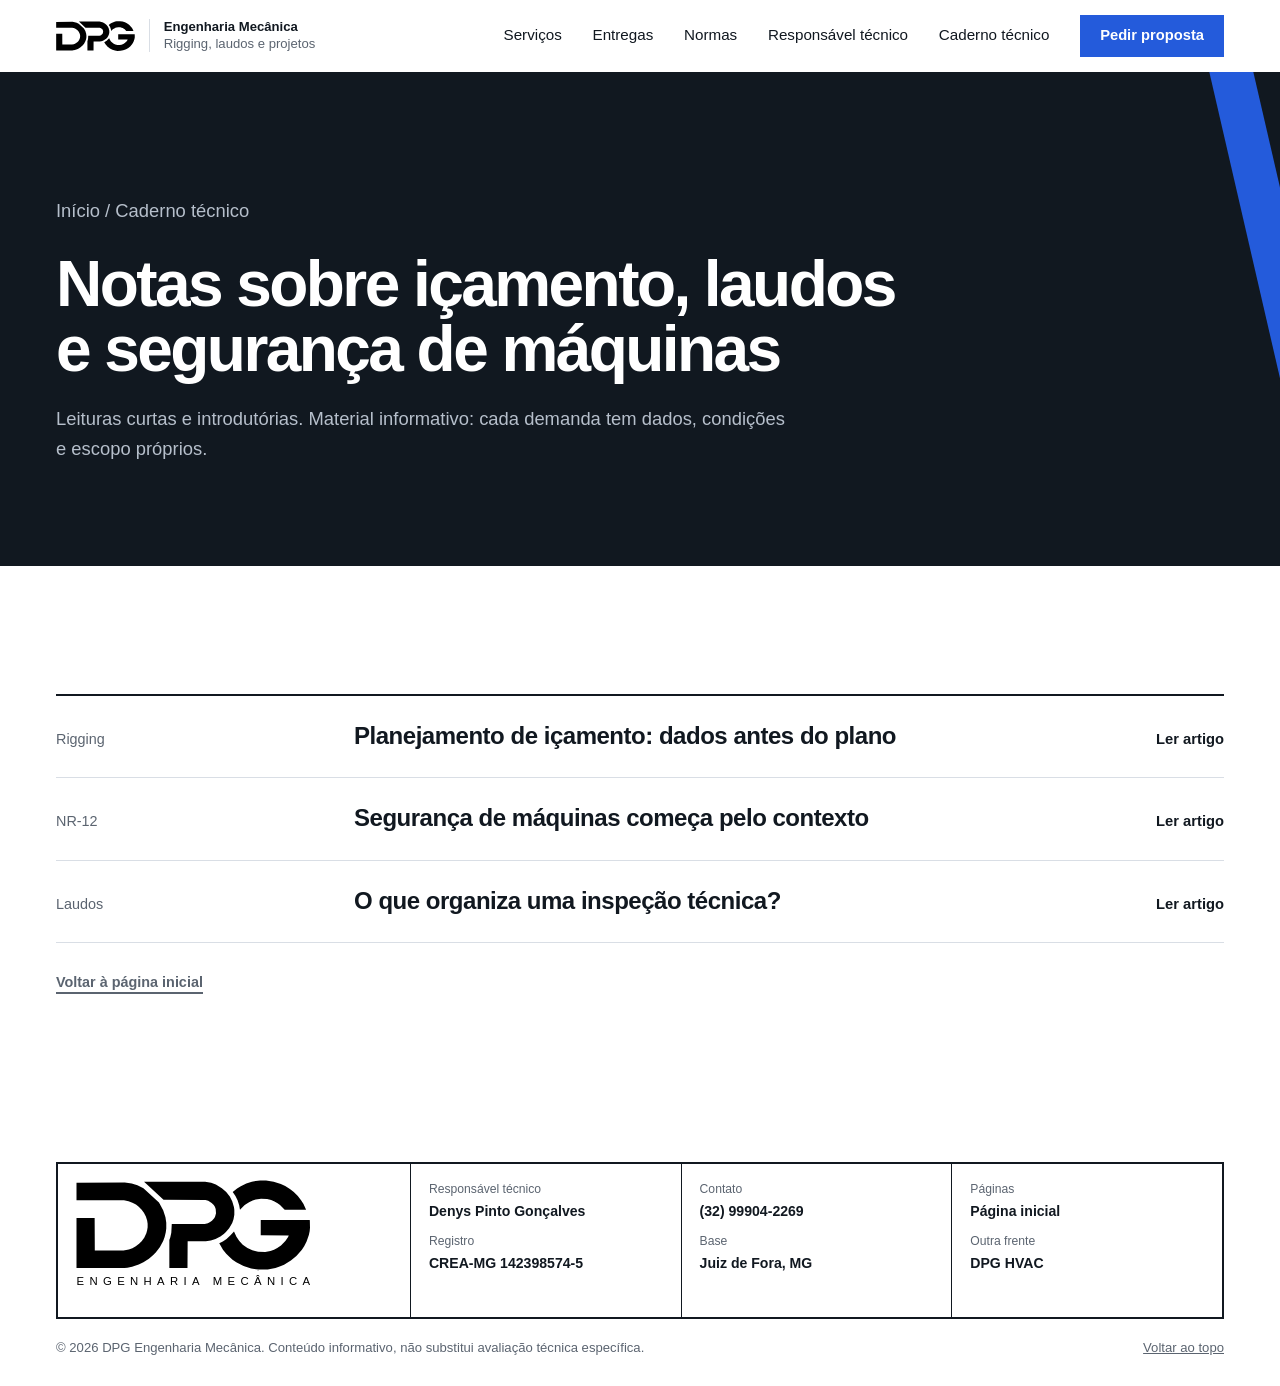
<file: blog/index.html>
<!doctype html>
<html lang="pt-BR" class="sem-js">
<head>
  <meta charset="utf-8">
  <meta name="viewport" content="width=device-width, initial-scale=1">
  <title>Caderno técnico | DPG Engenharia Mecânica</title>
  <meta name="description" content="Leituras curtas e introdutórias. Material informativo: cada demanda tem dados, condições e escopo próprios.">
  <meta name="theme-color" content="#111820">
  <link rel="canonical" href="https://engenhariadpg.github.io/site-consultoria/blog/">
  <meta property="og:type" content="article">
  <meta property="og:title" content="Caderno técnico">
  <meta property="og:description" content="Leituras curtas e introdutórias. Material informativo: cada demanda tem dados, condições e escopo próprios.">
  <meta property="og:image" content="https://engenhariadpg.github.io/site-consultoria/assets/capa-social.png">
  <link rel="icon" href="../favicon.svg" type="image/svg+xml">
  <link rel="stylesheet" href="../styles.css">
  <script>document.documentElement.className = "js";</script>
</head>
<body data-site="consultoria">
  <a class="pular" href="#conteudo">Pular para o conteúdo</a>

  <!-- Cabeçalho (igual ao da página inicial, com caminhos relativos) -->
  <header class="cabecalho">
    <div class="caixa">
      <a class="marca" href="../index.html" aria-label="DPG Engenharia Mecânica — início">
        <img src="../assets/dpg-monograma.svg" alt="DPG" width="79" height="30">
        <span><strong>Engenharia Mecânica</strong>Rigging, laudos e projetos</span>
      </a>
      <button class="abre-menu" type="button" aria-label="Abrir menu" aria-expanded="false" aria-controls="menu"><span></span><span></span></button>
      <nav class="menu" id="menu" aria-label="Navegação principal">
        <a href="../index.html#servicos">Serviços</a>
        <a href="../index.html#pranchas">Entregas</a>
        <a href="../index.html#normas">Normas</a>
        <a href="../index.html#sobre">Responsável técnico</a>
        <a href="../blog/index.html">Caderno técnico</a>
        <a class="botao" href="../index.html#contato">Pedir proposta</a>
      </nav>
    </div>
  </header>

  <main id="conteudo">
    <section class="capa-interna">
      <div class="diagonal" aria-hidden="true"></div>
      <div class="caixa">
        <p class="trilha"><a href="../index.html">Início</a> / Caderno técnico</p>
        <h1>Notas sobre içamento, laudos e segurança de máquinas</h1>
        <p>Leituras curtas e introdutórias. Material informativo: cada demanda tem dados, condições e escopo próprios.</p>
      </div>
    </section>
    <section class="secao">
      <div class="caixa">
        <div class="artigos">
          <a href="artigos/planejamento-icamento.html"><span>Rigging</span><strong>Planejamento de içamento: dados antes do plano</strong><em>Ler artigo</em></a>
          <a href="artigos/seguranca-de-maquinas.html"><span>NR-12</span><strong>Segurança de máquinas começa pelo contexto</strong><em>Ler artigo</em></a>
          <a href="artigos/inspecao-tecnica.html"><span>Laudos</span><strong>O que organiza uma inspeção técnica?</strong><em>Ler artigo</em></a>
        </div>
        <p class="nota"><a class="elo" href="../index.html">Voltar à página inicial</a></p>
      </div>
    </section>
  </main>

  <!-- Rodapé em forma de carimbo -->
  <footer class="rodape">
    <div class="caixa">
      <div class="carimbo">
        <div><img src="../assets/dpg-assinatura.svg" alt="DPG Engenharia Mecânica" width="240" height="120"></div>
        <div><dl><dt>Responsável técnico</dt><dd>Denys Pinto Gonçalves</dd><dt>Registro</dt><dd>CREA-MG 142398574-5</dd></dl></div>
        <div><dl><dt>Contato</dt><dd><a href="https://wa.me/5532999042269" target="_blank" rel="noopener">(32) 99904-2269</a></dd><dt>Base</dt><dd>Juiz de Fora, MG</dd></dl></div>
        <div><dl><dt>Páginas</dt><dd><a href="../index.html">Página inicial</a></dd><dt>Outra frente</dt><dd><a href="https://engenhariadpg.github.io/site-hvac/">DPG HVAC</a></dd></dl></div>
      </div>
      <div class="creditos">
        <p>© <span id="ano">2026</span> DPG Engenharia Mecânica. Conteúdo informativo, não substitui avaliação técnica específica.</p>
        <a href="#conteudo">Voltar ao topo</a>
      </div>
    </div>
  </footer>

  <script src="../script.js"></script>
</body>
</html>
</file>
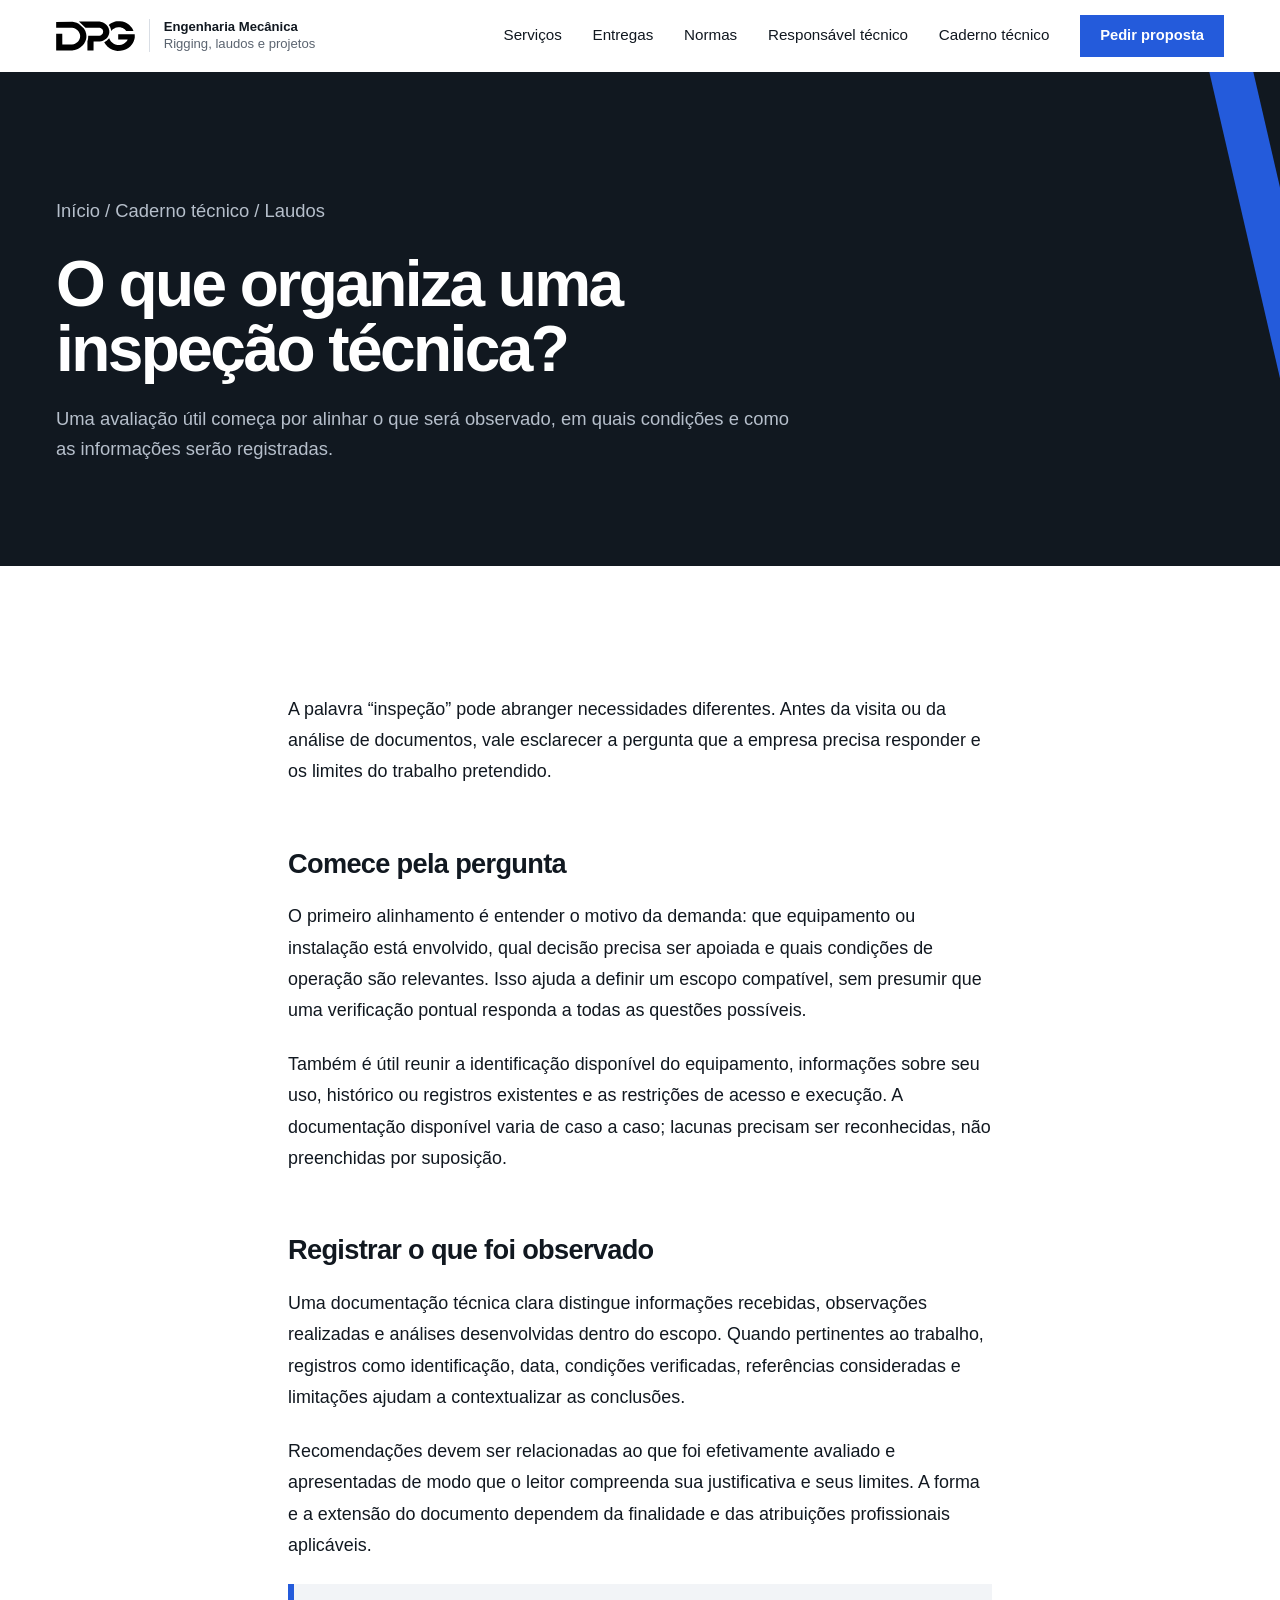
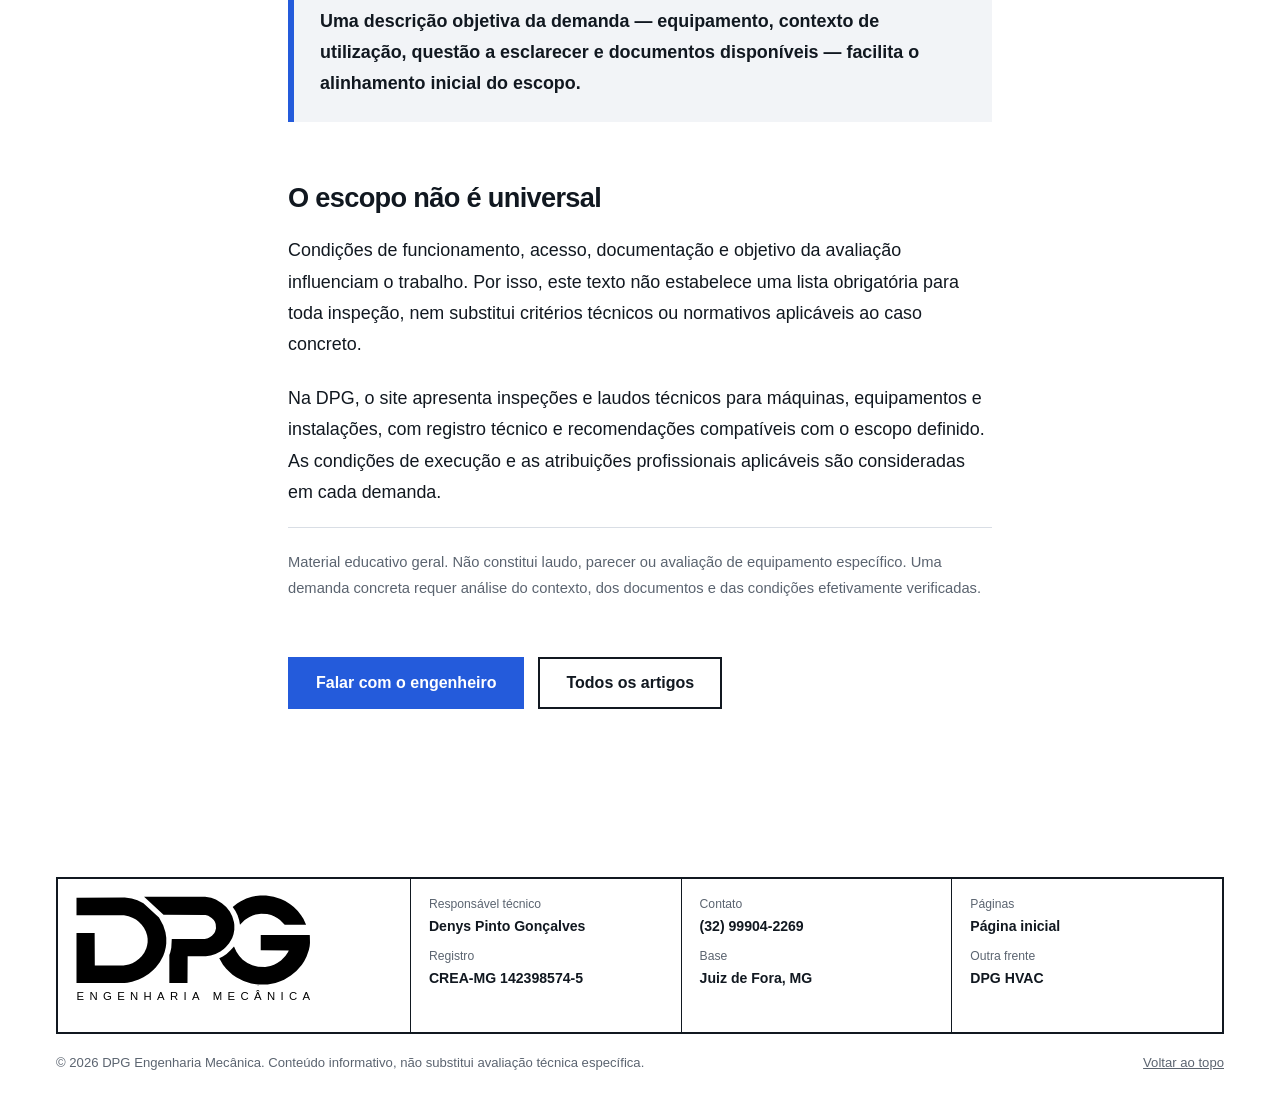
<file: blog/artigos/inspecao-tecnica.html>
<!doctype html>
<html lang="pt-BR" class="sem-js">
<head>
  <meta charset="utf-8">
  <meta name="viewport" content="width=device-width, initial-scale=1">
  <title>O que organiza uma inspeção técnica? | DPG Engenharia Mecânica</title>
  <meta name="description" content="Escopo, contexto da operação e registros: elementos que ajudam a tornar uma avaliação e sua documentação mais claras.">
  <meta name="theme-color" content="#111820">
  <link rel="canonical" href="https://engenhariadpg.github.io/site-consultoria/blog/artigos/inspecao-tecnica.html">
  <meta property="og:type" content="article">
  <meta property="og:title" content="O que organiza uma inspeção técnica?">
  <meta property="og:description" content="Escopo, contexto da operação e registros: elementos que ajudam a tornar uma avaliação e sua documentação mais claras.">
  <meta property="og:image" content="https://engenhariadpg.github.io/site-consultoria/assets/capa-social.png">
  <link rel="icon" href="../../favicon.svg" type="image/svg+xml">
  <link rel="stylesheet" href="../../styles.css">
  <script>document.documentElement.className = "js";</script>
</head>
<body data-site="consultoria">
  <a class="pular" href="#conteudo">Pular para o conteúdo</a>

  <!-- Cabeçalho (igual ao da página inicial, com caminhos relativos) -->
  <header class="cabecalho">
    <div class="caixa">
      <a class="marca" href="../../index.html" aria-label="DPG Engenharia Mecânica — início">
        <img src="../../assets/dpg-monograma.svg" alt="DPG" width="79" height="30">
        <span><strong>Engenharia Mecânica</strong>Rigging, laudos e projetos</span>
      </a>
      <button class="abre-menu" type="button" aria-label="Abrir menu" aria-expanded="false" aria-controls="menu"><span></span><span></span></button>
      <nav class="menu" id="menu" aria-label="Navegação principal">
        <a href="../../index.html#servicos">Serviços</a>
        <a href="../../index.html#pranchas">Entregas</a>
        <a href="../../index.html#normas">Normas</a>
        <a href="../../index.html#sobre">Responsável técnico</a>
        <a href="../../blog/index.html">Caderno técnico</a>
        <a class="botao" href="../../index.html#contato">Pedir proposta</a>
      </nav>
    </div>
  </header>

  <main id="conteudo">
    <section class="capa-interna">
      <div class="diagonal" aria-hidden="true"></div>
      <div class="caixa">
        <p class="trilha"><a href="../../index.html">Início</a> / <a href="../../blog/index.html">Caderno técnico</a> / Laudos</p>
        <h1>O que organiza uma inspeção técnica?</h1>
        <p>Uma avaliação útil começa por alinhar o que será observado, em quais condições e como as informações serão registradas.</p>
      </div>
    </section>
    <section class="secao">
      <div class="caixa">
        <article class="texto">
        <p>A palavra “inspeção” pode abranger necessidades diferentes. Antes da visita ou da análise de documentos, vale esclarecer a pergunta que a empresa precisa responder e os limites do trabalho pretendido.</p>
        <h2>Comece pela pergunta</h2>
        <p>O primeiro alinhamento é entender o motivo da demanda: que equipamento ou instalação está envolvido, qual decisão precisa ser apoiada e quais condições de operação são relevantes. Isso ajuda a definir um escopo compatível, sem presumir que uma verificação pontual responda a todas as questões possíveis.</p>
        <p>Também é útil reunir a identificação disponível do equipamento, informações sobre seu uso, histórico ou registros existentes e as restrições de acesso e execução. A documentação disponível varia de caso a caso; lacunas precisam ser reconhecidas, não preenchidas por suposição.</p>
        <h2>Registrar o que foi observado</h2>
        <p>Uma documentação técnica clara distingue informações recebidas, observações realizadas e análises desenvolvidas dentro do escopo. Quando pertinentes ao trabalho, registros como identificação, data, condições verificadas, referências consideradas e limitações ajudam a contextualizar as conclusões.</p>
        <p>Recomendações devem ser relacionadas ao que foi efetivamente avaliado e apresentadas de modo que o leitor compreenda sua justificativa e seus limites. A forma e a extensão do documento dependem da finalidade e das atribuições profissionais aplicáveis.</p>
        <p class="destaque">Uma descrição objetiva da demanda — equipamento, contexto de utilização, questão a esclarecer e documentos disponíveis — facilita o alinhamento inicial do escopo.</p>
        <h2>O escopo não é universal</h2>
        <p>Condições de funcionamento, acesso, documentação e objetivo da avaliação influenciam o trabalho. Por isso, este texto não estabelece uma lista obrigatória para toda inspeção, nem substitui critérios técnicos ou normativos aplicáveis ao caso concreto.</p>
        <p>Na DPG, o site apresenta inspeções e laudos técnicos para máquinas, equipamentos e instalações, com registro técnico e recomendações compatíveis com o escopo definido. As condições de execução e as atribuições profissionais aplicáveis são consideradas em cada demanda.</p>
        <p class="ressalva">Material educativo geral. Não constitui laudo, parecer ou avaliação de equipamento específico. Uma demanda concreta requer análise do contexto, dos documentos e das condições efetivamente verificadas.</p>
        </article>
        <div class="texto-fim">
          <a class="botao" href="../../index.html#contato">Falar com o engenheiro</a>
          <a class="botao botao--fio" href="../../blog/index.html">Todos os artigos</a>
        </div>
      </div>
    </section>
  </main>

  <!-- Rodapé em forma de carimbo -->
  <footer class="rodape">
    <div class="caixa">
      <div class="carimbo">
        <div><img src="../../assets/dpg-assinatura.svg" alt="DPG Engenharia Mecânica" width="240" height="120"></div>
        <div><dl><dt>Responsável técnico</dt><dd>Denys Pinto Gonçalves</dd><dt>Registro</dt><dd>CREA-MG 142398574-5</dd></dl></div>
        <div><dl><dt>Contato</dt><dd><a href="https://wa.me/5532999042269" target="_blank" rel="noopener">(32) 99904-2269</a></dd><dt>Base</dt><dd>Juiz de Fora, MG</dd></dl></div>
        <div><dl><dt>Páginas</dt><dd><a href="../../index.html">Página inicial</a></dd><dt>Outra frente</dt><dd><a href="https://engenhariadpg.github.io/site-hvac/">DPG HVAC</a></dd></dl></div>
      </div>
      <div class="creditos">
        <p>© <span id="ano">2026</span> DPG Engenharia Mecânica. Conteúdo informativo, não substitui avaliação técnica específica.</p>
        <a href="#conteudo">Voltar ao topo</a>
      </div>
    </div>
  </footer>

  <script src="../../script.js"></script>
</body>
</html>
</file>
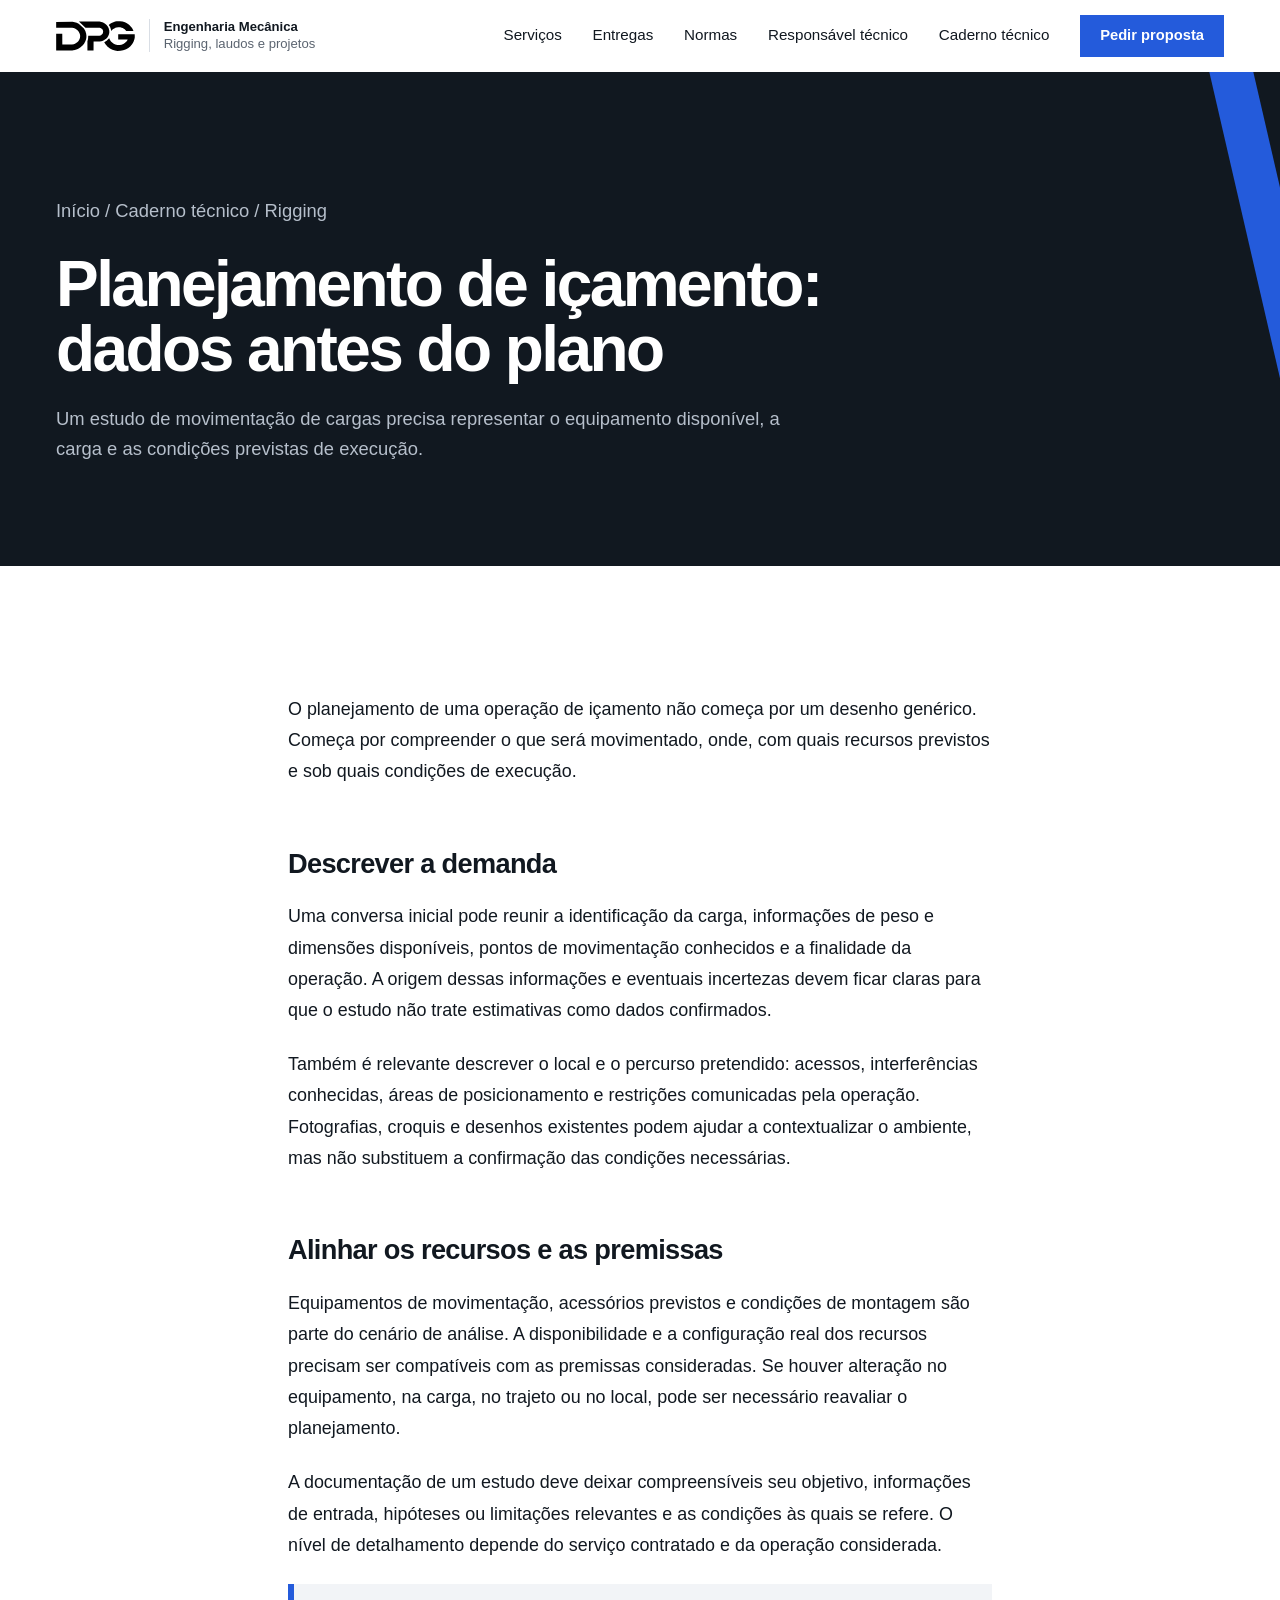
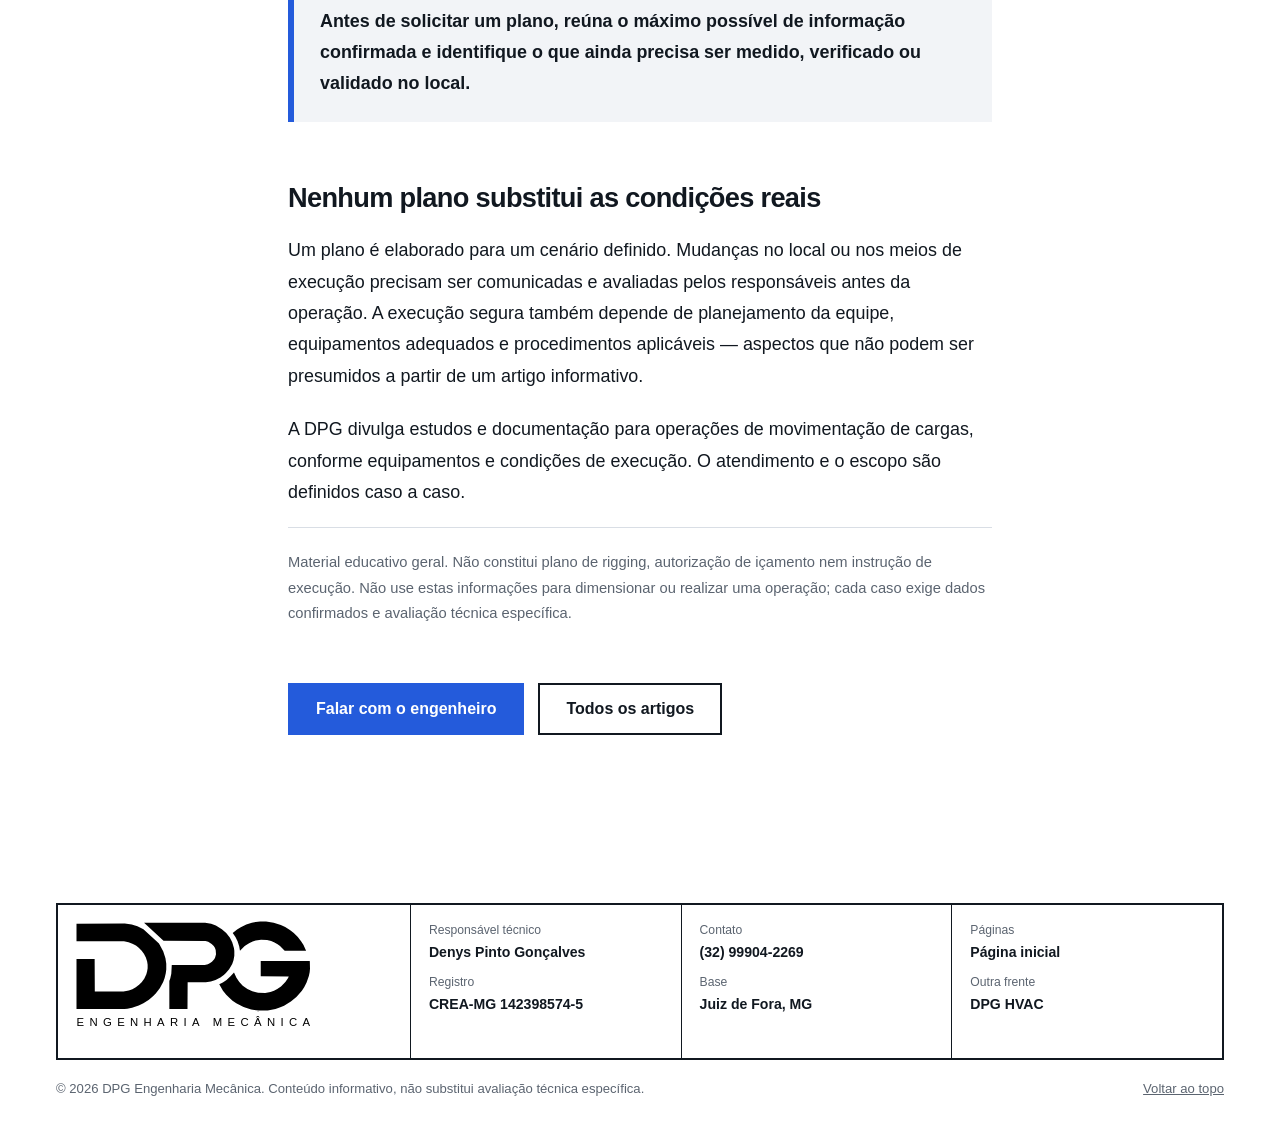
<file: blog/artigos/planejamento-icamento.html>
<!doctype html>
<html lang="pt-BR" class="sem-js">
<head>
  <meta charset="utf-8">
  <meta name="viewport" content="width=device-width, initial-scale=1">
  <title>Planejamento de içamento: dados antes do plano | DPG Engenharia Mecânica</title>
  <meta name="description" content="Informações que ajudam a delimitar o estudo de movimentação de cargas e alinhar as condições previstas de execução.">
  <meta name="theme-color" content="#111820">
  <link rel="canonical" href="https://engenhariadpg.github.io/site-consultoria/blog/artigos/planejamento-icamento.html">
  <meta property="og:type" content="article">
  <meta property="og:title" content="Planejamento de içamento: dados antes do plano">
  <meta property="og:description" content="Informações que ajudam a delimitar o estudo de movimentação de cargas e alinhar as condições previstas de execução.">
  <meta property="og:image" content="https://engenhariadpg.github.io/site-consultoria/assets/capa-social.png">
  <link rel="icon" href="../../favicon.svg" type="image/svg+xml">
  <link rel="stylesheet" href="../../styles.css">
  <script>document.documentElement.className = "js";</script>
</head>
<body data-site="consultoria">
  <a class="pular" href="#conteudo">Pular para o conteúdo</a>

  <!-- Cabeçalho (igual ao da página inicial, com caminhos relativos) -->
  <header class="cabecalho">
    <div class="caixa">
      <a class="marca" href="../../index.html" aria-label="DPG Engenharia Mecânica — início">
        <img src="../../assets/dpg-monograma.svg" alt="DPG" width="79" height="30">
        <span><strong>Engenharia Mecânica</strong>Rigging, laudos e projetos</span>
      </a>
      <button class="abre-menu" type="button" aria-label="Abrir menu" aria-expanded="false" aria-controls="menu"><span></span><span></span></button>
      <nav class="menu" id="menu" aria-label="Navegação principal">
        <a href="../../index.html#servicos">Serviços</a>
        <a href="../../index.html#pranchas">Entregas</a>
        <a href="../../index.html#normas">Normas</a>
        <a href="../../index.html#sobre">Responsável técnico</a>
        <a href="../../blog/index.html">Caderno técnico</a>
        <a class="botao" href="../../index.html#contato">Pedir proposta</a>
      </nav>
    </div>
  </header>

  <main id="conteudo">
    <section class="capa-interna">
      <div class="diagonal" aria-hidden="true"></div>
      <div class="caixa">
        <p class="trilha"><a href="../../index.html">Início</a> / <a href="../../blog/index.html">Caderno técnico</a> / Rigging</p>
        <h1>Planejamento de içamento: dados antes do plano</h1>
        <p>Um estudo de movimentação de cargas precisa representar o equipamento disponível, a carga e as condições previstas de execução.</p>
      </div>
    </section>
    <section class="secao">
      <div class="caixa">
        <article class="texto">
        <p>O planejamento de uma operação de içamento não começa por um desenho genérico. Começa por compreender o que será movimentado, onde, com quais recursos previstos e sob quais condições de execução.</p>
        <h2>Descrever a demanda</h2>
        <p>Uma conversa inicial pode reunir a identificação da carga, informações de peso e dimensões disponíveis, pontos de movimentação conhecidos e a finalidade da operação. A origem dessas informações e eventuais incertezas devem ficar claras para que o estudo não trate estimativas como dados confirmados.</p>
        <p>Também é relevante descrever o local e o percurso pretendido: acessos, interferências conhecidas, áreas de posicionamento e restrições comunicadas pela operação. Fotografias, croquis e desenhos existentes podem ajudar a contextualizar o ambiente, mas não substituem a confirmação das condições necessárias.</p>
        <h2>Alinhar os recursos e as premissas</h2>
        <p>Equipamentos de movimentação, acessórios previstos e condições de montagem são parte do cenário de análise. A disponibilidade e a configuração real dos recursos precisam ser compatíveis com as premissas consideradas. Se houver alteração no equipamento, na carga, no trajeto ou no local, pode ser necessário reavaliar o planejamento.</p>
        <p>A documentação de um estudo deve deixar compreensíveis seu objetivo, informações de entrada, hipóteses ou limitações relevantes e as condições às quais se refere. O nível de detalhamento depende do serviço contratado e da operação considerada.</p>
        <p class="destaque">Antes de solicitar um plano, reúna o máximo possível de informação confirmada e identifique o que ainda precisa ser medido, verificado ou validado no local.</p>
        <h2>Nenhum plano substitui as condições reais</h2>
        <p>Um plano é elaborado para um cenário definido. Mudanças no local ou nos meios de execução precisam ser comunicadas e avaliadas pelos responsáveis antes da operação. A execução segura também depende de planejamento da equipe, equipamentos adequados e procedimentos aplicáveis — aspectos que não podem ser presumidos a partir de um artigo informativo.</p>
        <p>A DPG divulga estudos e documentação para operações de movimentação de cargas, conforme equipamentos e condições de execução. O atendimento e o escopo são definidos caso a caso.</p>
        <p class="ressalva">Material educativo geral. Não constitui plano de rigging, autorização de içamento nem instrução de execução. Não use estas informações para dimensionar ou realizar uma operação; cada caso exige dados confirmados e avaliação técnica específica.</p>
        </article>
        <div class="texto-fim">
          <a class="botao" href="../../index.html#contato">Falar com o engenheiro</a>
          <a class="botao botao--fio" href="../../blog/index.html">Todos os artigos</a>
        </div>
      </div>
    </section>
  </main>

  <!-- Rodapé em forma de carimbo -->
  <footer class="rodape">
    <div class="caixa">
      <div class="carimbo">
        <div><img src="../../assets/dpg-assinatura.svg" alt="DPG Engenharia Mecânica" width="240" height="120"></div>
        <div><dl><dt>Responsável técnico</dt><dd>Denys Pinto Gonçalves</dd><dt>Registro</dt><dd>CREA-MG 142398574-5</dd></dl></div>
        <div><dl><dt>Contato</dt><dd><a href="https://wa.me/5532999042269" target="_blank" rel="noopener">(32) 99904-2269</a></dd><dt>Base</dt><dd>Juiz de Fora, MG</dd></dl></div>
        <div><dl><dt>Páginas</dt><dd><a href="../../index.html">Página inicial</a></dd><dt>Outra frente</dt><dd><a href="https://engenhariadpg.github.io/site-hvac/">DPG HVAC</a></dd></dl></div>
      </div>
      <div class="creditos">
        <p>© <span id="ano">2026</span> DPG Engenharia Mecânica. Conteúdo informativo, não substitui avaliação técnica específica.</p>
        <a href="#conteudo">Voltar ao topo</a>
      </div>
    </div>
  </footer>

  <script src="../../script.js"></script>
</body>
</html>
</file>
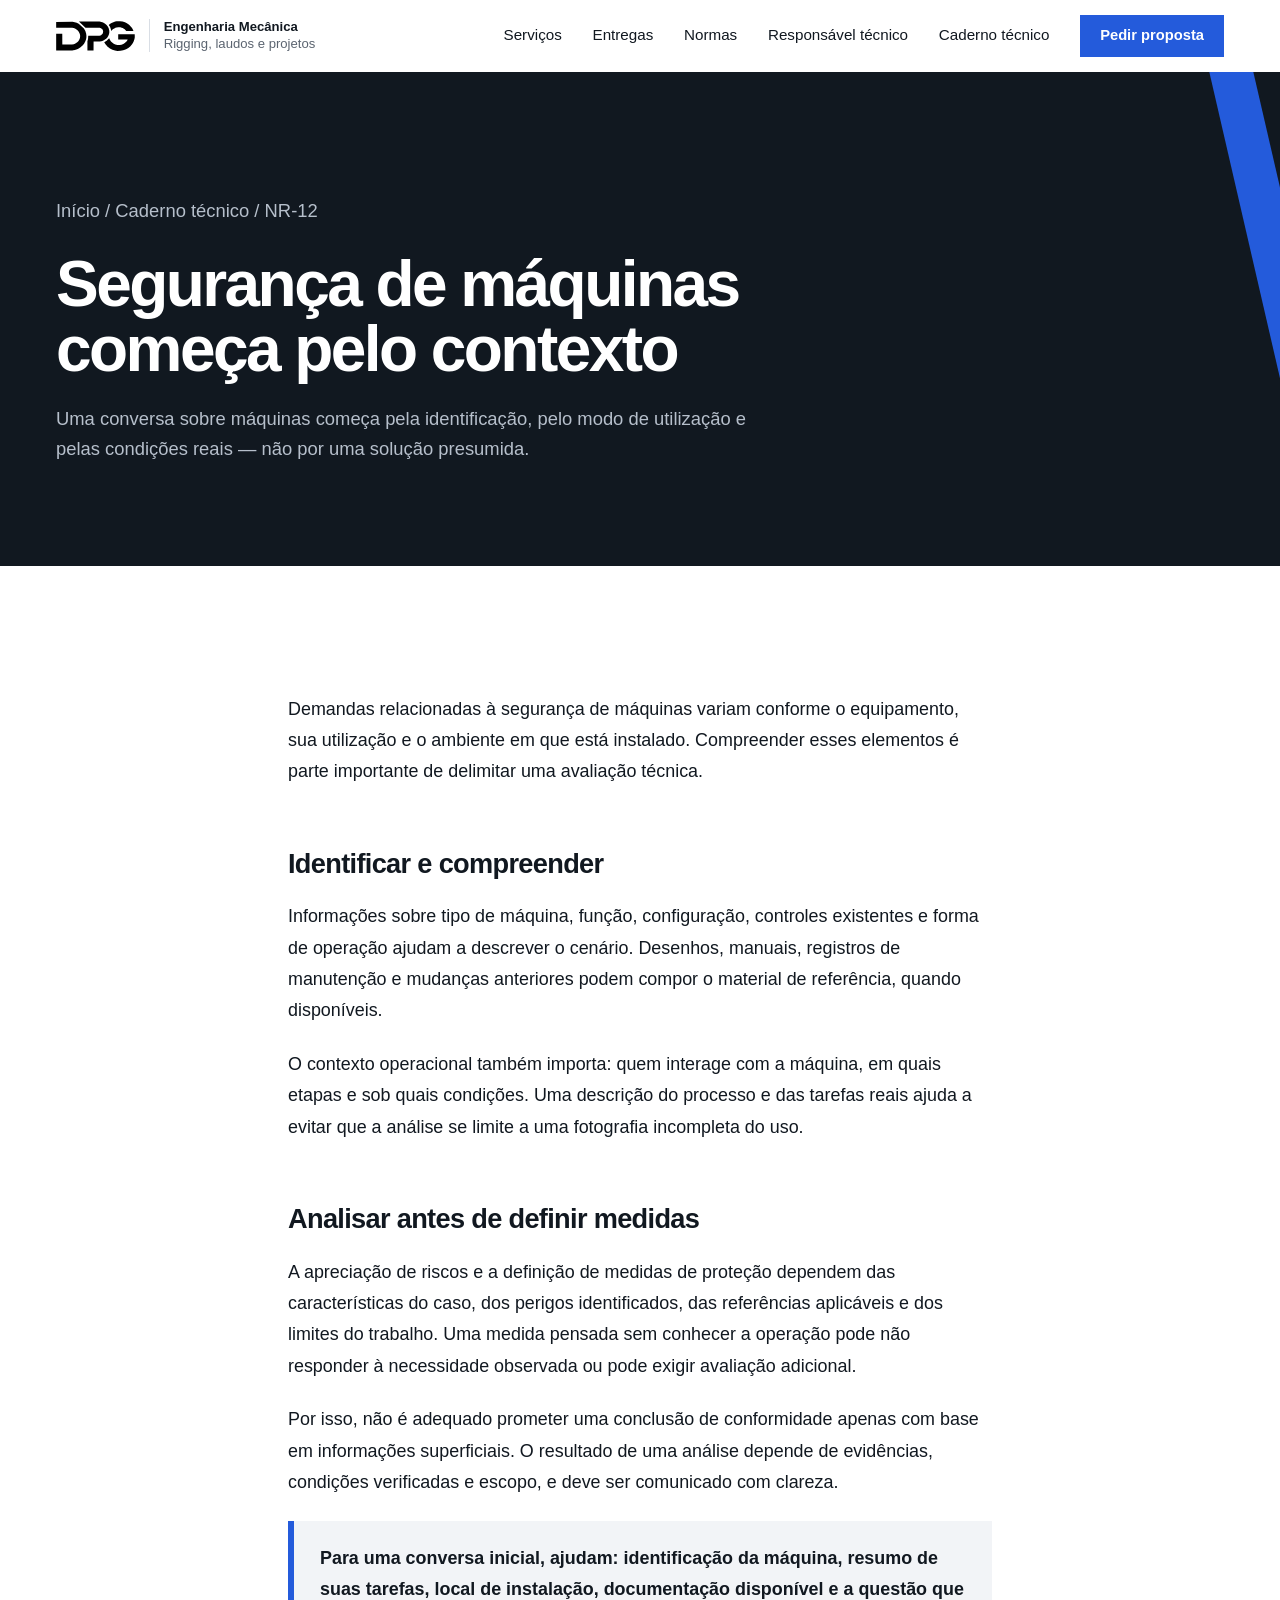
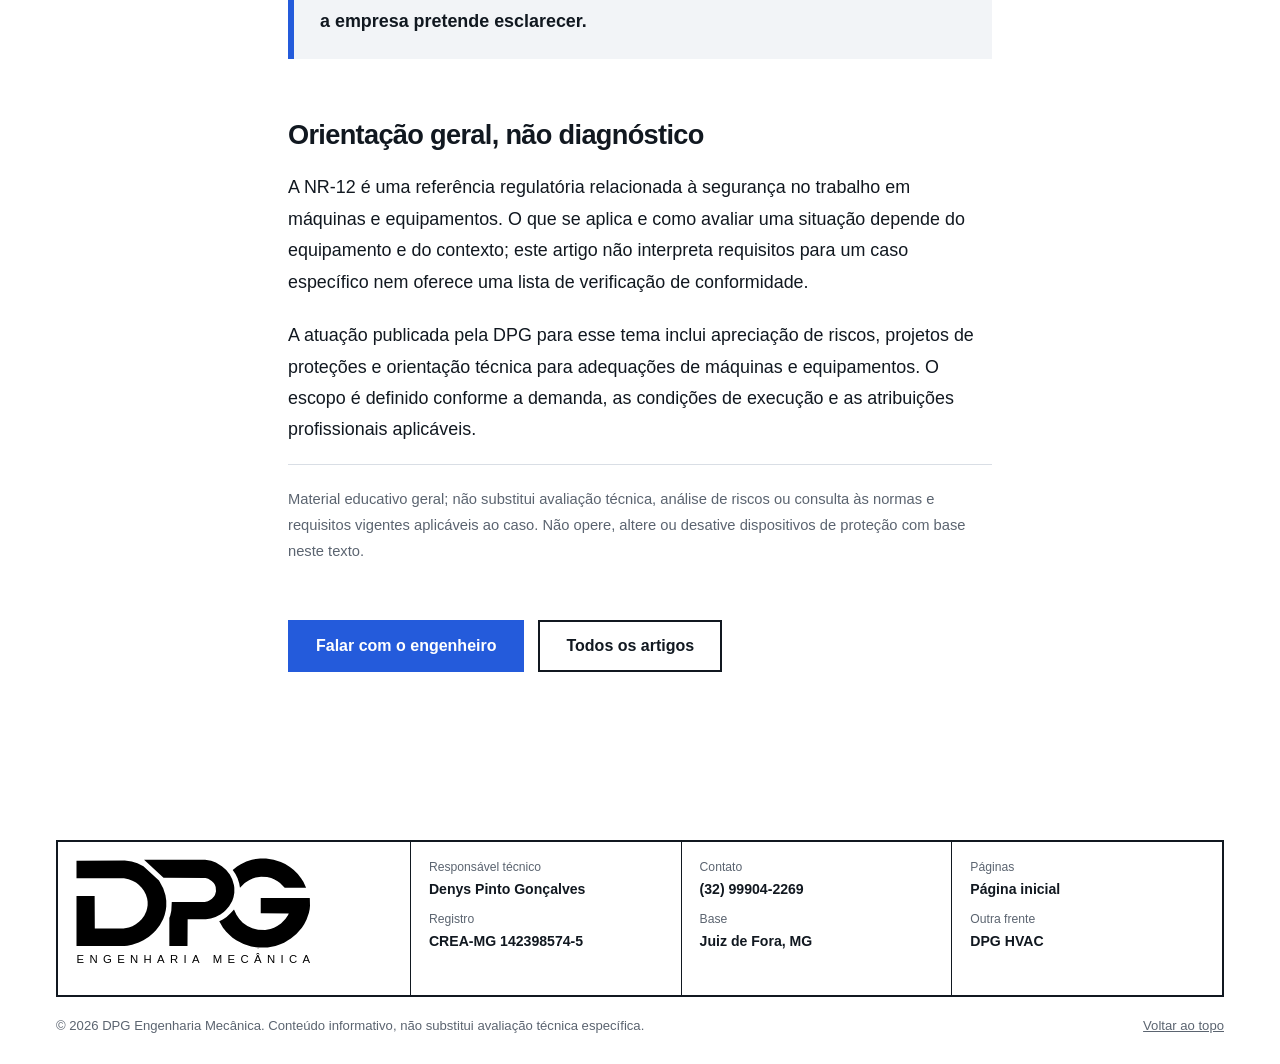
<file: blog/artigos/seguranca-de-maquinas.html>
<!doctype html>
<html lang="pt-BR" class="sem-js">
<head>
  <meta charset="utf-8">
  <meta name="viewport" content="width=device-width, initial-scale=1">
  <title>Segurança de máquinas começa pelo contexto | DPG Engenharia Mecânica</title>
  <meta name="description" content="Por que identificar o equipamento e compreender sua utilização precede a definição de uma análise ou adequação.">
  <meta name="theme-color" content="#111820">
  <link rel="canonical" href="https://engenhariadpg.github.io/site-consultoria/blog/artigos/seguranca-de-maquinas.html">
  <meta property="og:type" content="article">
  <meta property="og:title" content="Segurança de máquinas começa pelo contexto">
  <meta property="og:description" content="Por que identificar o equipamento e compreender sua utilização precede a definição de uma análise ou adequação.">
  <meta property="og:image" content="https://engenhariadpg.github.io/site-consultoria/assets/capa-social.png">
  <link rel="icon" href="../../favicon.svg" type="image/svg+xml">
  <link rel="stylesheet" href="../../styles.css">
  <script>document.documentElement.className = "js";</script>
</head>
<body data-site="consultoria">
  <a class="pular" href="#conteudo">Pular para o conteúdo</a>

  <!-- Cabeçalho (igual ao da página inicial, com caminhos relativos) -->
  <header class="cabecalho">
    <div class="caixa">
      <a class="marca" href="../../index.html" aria-label="DPG Engenharia Mecânica — início">
        <img src="../../assets/dpg-monograma.svg" alt="DPG" width="79" height="30">
        <span><strong>Engenharia Mecânica</strong>Rigging, laudos e projetos</span>
      </a>
      <button class="abre-menu" type="button" aria-label="Abrir menu" aria-expanded="false" aria-controls="menu"><span></span><span></span></button>
      <nav class="menu" id="menu" aria-label="Navegação principal">
        <a href="../../index.html#servicos">Serviços</a>
        <a href="../../index.html#pranchas">Entregas</a>
        <a href="../../index.html#normas">Normas</a>
        <a href="../../index.html#sobre">Responsável técnico</a>
        <a href="../../blog/index.html">Caderno técnico</a>
        <a class="botao" href="../../index.html#contato">Pedir proposta</a>
      </nav>
    </div>
  </header>

  <main id="conteudo">
    <section class="capa-interna">
      <div class="diagonal" aria-hidden="true"></div>
      <div class="caixa">
        <p class="trilha"><a href="../../index.html">Início</a> / <a href="../../blog/index.html">Caderno técnico</a> / NR-12</p>
        <h1>Segurança de máquinas começa pelo contexto</h1>
        <p>Uma conversa sobre máquinas começa pela identificação, pelo modo de utilização e pelas condições reais — não por uma solução presumida.</p>
      </div>
    </section>
    <section class="secao">
      <div class="caixa">
        <article class="texto">
        <p>Demandas relacionadas à segurança de máquinas variam conforme o equipamento, sua utilização e o ambiente em que está instalado. Compreender esses elementos é parte importante de delimitar uma avaliação técnica.</p>
        <h2>Identificar e compreender</h2>
        <p>Informações sobre tipo de máquina, função, configuração, controles existentes e forma de operação ajudam a descrever o cenário. Desenhos, manuais, registros de manutenção e mudanças anteriores podem compor o material de referência, quando disponíveis.</p>
        <p>O contexto operacional também importa: quem interage com a máquina, em quais etapas e sob quais condições. Uma descrição do processo e das tarefas reais ajuda a evitar que a análise se limite a uma fotografia incompleta do uso.</p>
        <h2>Analisar antes de definir medidas</h2>
        <p>A apreciação de riscos e a definição de medidas de proteção dependem das características do caso, dos perigos identificados, das referências aplicáveis e dos limites do trabalho. Uma medida pensada sem conhecer a operação pode não responder à necessidade observada ou pode exigir avaliação adicional.</p>
        <p>Por isso, não é adequado prometer uma conclusão de conformidade apenas com base em informações superficiais. O resultado de uma análise depende de evidências, condições verificadas e escopo, e deve ser comunicado com clareza.</p>
        <p class="destaque">Para uma conversa inicial, ajudam: identificação da máquina, resumo de suas tarefas, local de instalação, documentação disponível e a questão que a empresa pretende esclarecer.</p>
        <h2>Orientação geral, não diagnóstico</h2>
        <p>A NR-12 é uma referência regulatória relacionada à segurança no trabalho em máquinas e equipamentos. O que se aplica e como avaliar uma situação depende do equipamento e do contexto; este artigo não interpreta requisitos para um caso específico nem oferece uma lista de verificação de conformidade.</p>
        <p>A atuação publicada pela DPG para esse tema inclui apreciação de riscos, projetos de proteções e orientação técnica para adequações de máquinas e equipamentos. O escopo é definido conforme a demanda, as condições de execução e as atribuições profissionais aplicáveis.</p>
        <p class="ressalva">Material educativo geral; não substitui avaliação técnica, análise de riscos ou consulta às normas e requisitos vigentes aplicáveis ao caso. Não opere, altere ou desative dispositivos de proteção com base neste texto.</p>
        </article>
        <div class="texto-fim">
          <a class="botao" href="../../index.html#contato">Falar com o engenheiro</a>
          <a class="botao botao--fio" href="../../blog/index.html">Todos os artigos</a>
        </div>
      </div>
    </section>
  </main>

  <!-- Rodapé em forma de carimbo -->
  <footer class="rodape">
    <div class="caixa">
      <div class="carimbo">
        <div><img src="../../assets/dpg-assinatura.svg" alt="DPG Engenharia Mecânica" width="240" height="120"></div>
        <div><dl><dt>Responsável técnico</dt><dd>Denys Pinto Gonçalves</dd><dt>Registro</dt><dd>CREA-MG 142398574-5</dd></dl></div>
        <div><dl><dt>Contato</dt><dd><a href="https://wa.me/5532999042269" target="_blank" rel="noopener">(32) 99904-2269</a></dd><dt>Base</dt><dd>Juiz de Fora, MG</dd></dl></div>
        <div><dl><dt>Páginas</dt><dd><a href="../../index.html">Página inicial</a></dd><dt>Outra frente</dt><dd><a href="https://engenhariadpg.github.io/site-hvac/">DPG HVAC</a></dd></dl></div>
      </div>
      <div class="creditos">
        <p>© <span id="ano">2026</span> DPG Engenharia Mecânica. Conteúdo informativo, não substitui avaliação técnica específica.</p>
        <a href="#conteudo">Voltar ao topo</a>
      </div>
    </div>
  </footer>

  <script src="../../script.js"></script>
</body>
</html>
</file>
<file: styles.css>
/* ==========================================================================
   DPG Engenharia Mecânica — folha de estilos compartilhada
   --------------------------------------------------------------------------
   Este arquivo é IDÊNTICO nos dois sites (site-consultoria e site-hvac).
   O que muda entre eles é o atributo data-site no <body>:
     data-site="consultoria"  -> capa clara, "papel de prancha"
     data-site="hvac"         -> capa escura, "model space" de CAD

   Índice
     1. Tokens da marca (cores, tipografia, medidas)
     2. Base e utilitários
     3. Cabeçalho e navegação
     4. Capa (hero) e desenho técnico animado
     5. Serviços
     6. Pranchas (figuras técnicas)
     7. Normas
     8. Processo
     9. Responsável técnico e clientes
    10. Caderno técnico (lista e artigos)
    11. Contato e formulário
    12. Rodapé (carimbo)
    13. Movimento reduzido e impressão
   ========================================================================== */

/* 1. Tokens da marca -------------------------------------------------------
   Valores retirados do Manual de Marca DPG (out/2026), pág. 08 e 09.      */
:root {
  --preto: #000000;      /* preto do logo */
  --grafite: #111820;    /* fundo escuro e texto principal */
  --azul: #245BDB;       /* azul técnico: destaques, chamadas, navegação */
  --azul-claro: #7FA2F2; /* azul para linhas finas sobre fundo escuro */
  --branco: #FFFFFF;
  --apoio: #F2F4F7;      /* cinza de apoio (fundos) */
  --cinza: #5B6470;      /* cinza de apoio (texto secundário) */
  --linha: #D9DEE5;      /* fios e divisórias sobre fundo claro */
  --linha-escura: #2A3440; /* fios sobre fundo grafite */

  /* O manual define Arial como tipografia da marca. */
  --fonte: Arial, "Helvetica Neue", Helvetica, "Liberation Sans", sans-serif;

  --largura: 1240px;                      /* largura máxima do conteúdo */
  --margem: clamp(20px, 4.5vw, 56px);     /* respiro lateral */
  --secao: clamp(72px, 10vw, 136px);      /* respiro vertical entre seções */
  --cabecalho: 72px;                      /* altura do cabeçalho fixo */
  --curva: cubic-bezier(.2, .7, .2, 1);   /* curva padrão das transições */
}

/* 2. Base e utilitários ---------------------------------------------------- */
*, *::before, *::after { box-sizing: border-box; }
html { scroll-behavior: smooth; scroll-padding-top: calc(var(--cabecalho) + 16px); -webkit-text-size-adjust: 100%; }
body {
  margin: 0;
  font-family: var(--fonte);
  font-size: 17px;
  line-height: 1.6;
  color: var(--grafite);
  background: var(--branco);
  -webkit-font-smoothing: antialiased;
}
img, svg { display: block; max-width: 100%; }
a { color: inherit; }
h1, h2, h3, p, ul, ol, dl, dd, figure { margin: 0; }
ul, ol { padding: 0; list-style: none; }
:focus-visible { outline: 3px solid var(--azul); outline-offset: 3px; }

/* Contêiner central usado em todas as seções */
/* Grafismos inclinados podem passar da borda: o corte lateral evita rolagem horizontal */
main { overflow-x: hidden; overflow-x: clip; }

.caixa { width: 100%; max-width: calc(var(--largura) + 2 * var(--margem)); margin-inline: auto; padding-inline: var(--margem); }

/* Seção padrão: só define o respiro vertical */
.secao { padding-block: var(--secao); }
.secao--apoio { background: var(--apoio); }
.secao--escura { background: var(--grafite); color: var(--branco); }

/* Título de seção + texto de apoio lado a lado */
.topo-secao { display: grid; grid-template-columns: repeat(12, 1fr); column-gap: 24px; row-gap: 20px; margin-bottom: clamp(36px, 5vw, 64px); }
.topo-secao h2 { grid-column: 1 / span 7; }
.topo-secao p { grid-column: 9 / span 4; align-self: end; color: var(--cinza); }
.secao--escura .topo-secao p { color: #AEB7C2; }

h1, h2, h3 { font-weight: 700; letter-spacing: -0.035em; line-height: 1.02; text-wrap: balance; }
h2 { font-size: clamp(2rem, 4.6vw, 3.6rem); }
h3 { font-size: 1.3rem; letter-spacing: -0.02em; line-height: 1.2; }

/* Link "pular para o conteúdo" (acessibilidade por teclado) */
.pular { position: absolute; left: 16px; top: -60px; z-index: 100; padding: 10px 16px; background: var(--azul); color: var(--branco); }
.pular:focus { top: 12px; }

/* Botões */
.botao {
  display: inline-flex; align-items: center; justify-content: center; gap: 10px;
  min-height: 52px; padding: 0 26px;
  font: 700 1rem/1 var(--fonte); text-decoration: none; cursor: pointer;
  color: var(--branco); background: var(--azul); border: 2px solid var(--azul);
  transition: background .25s var(--curva), color .25s var(--curva), border-color .25s var(--curva);
}
.botao:hover { background: var(--grafite); border-color: var(--grafite); }
.botao--fio { background: transparent; color: inherit; border-color: currentColor; }
.botao--fio:hover { background: var(--grafite); color: var(--branco); border-color: var(--grafite); }
.secao--escura .botao:hover, [data-site="hvac"] .capa .botao:hover { background: var(--branco); color: var(--grafite); border-color: var(--branco); }
[data-site="hvac"] .capa .botao--fio:hover { background: var(--branco); color: var(--grafite); border-color: var(--branco); }

/* Link de texto com fio que cresce no hover */
.elo { font-weight: 700; text-decoration: none; background: linear-gradient(currentColor, currentColor) 0 100% / 100% 2px no-repeat; padding-bottom: 4px; transition: background-size .3s var(--curva), color .2s; }
.elo:hover { color: var(--azul); background-size: 0 2px; background-position: 100% 100%; }
.secao--escura .elo:hover { color: var(--azul-claro); }

/* 3. Cabeçalho e navegação ------------------------------------------------- */
.cabecalho {
  position: sticky; top: 0; z-index: 50; height: var(--cabecalho);
  background: var(--branco); border-bottom: 1px solid transparent;
  transition: border-color .3s, box-shadow .3s;
}
.cabecalho.rolou { border-color: var(--linha); box-shadow: 0 8px 24px -18px rgba(17, 24, 32, .45); }
.cabecalho .caixa { height: 100%; display: flex; align-items: center; justify-content: space-between; gap: 24px; }

/* Marca: monograma oficial (arquivo do kit) + nome da frente de atuação */
.marca { display: flex; align-items: center; gap: 14px; text-decoration: none; }
.marca img { height: 30px; width: auto; }
.marca span { padding-left: 14px; border-left: 1px solid var(--linha); font-size: .82rem; line-height: 1.25; color: var(--cinza); }
.marca strong { display: block; color: var(--grafite); }

.menu { display: flex; align-items: center; gap: clamp(16px, 2.4vw, 34px); }
.menu a { font-size: .95rem; text-decoration: none; }
.menu a:not(.botao) { padding-block: 6px; background: linear-gradient(var(--azul), var(--azul)) 0 100% / 0 2px no-repeat; transition: background-size .3s var(--curva); }
.menu a:not(.botao):hover { background-size: 100% 2px; }
.menu .botao { min-height: 42px; padding-inline: 18px; font-size: .92rem; }

/* Botão do menu (aparece só no celular) */
.abre-menu { display: none; width: 44px; height: 44px; padding: 0; border: 0; background: none; cursor: pointer; }
.abre-menu span { display: block; width: 24px; height: 2px; margin: 6px auto; background: var(--grafite); transition: transform .3s var(--curva); }
.abre-menu[aria-expanded="true"] span:first-child { transform: translateY(4px) rotate(45deg); }
.abre-menu[aria-expanded="true"] span:last-child { transform: translateY(-4px) rotate(-45deg); }

/* 4. Capa (hero) ------------------------------------------------------------
   A capa é uma "prancha": malha de fundo + desenho técnico que se traça.   */
.capa { position: relative; overflow: hidden; background-color: var(--apoio); }
.capa::before { /* malha milimetrada */
  content: ""; position: absolute; inset: 0; pointer-events: none;
  background-image:
    linear-gradient(rgba(17, 24, 32, .055) 1px, transparent 1px),
    linear-gradient(90deg, rgba(17, 24, 32, .055) 1px, transparent 1px);
  background-size: 32px 32px;
  -webkit-mask-image: linear-gradient(100deg, transparent 18%, #000 60%);
          mask-image: linear-gradient(100deg, transparent 18%, #000 60%);
}
[data-site="hvac"] .capa { background-color: var(--grafite); color: var(--branco); }
[data-site="hvac"] .capa::before {
  background-image:
    linear-gradient(rgba(127, 162, 242, .09) 1px, transparent 1px),
    linear-gradient(90deg, rgba(127, 162, 242, .09) 1px, transparent 1px);
}

.capa .caixa { position: relative; padding-block: clamp(40px, 5.5vw, 72px) clamp(32px, 4vw, 56px); }
/* Linha de cima: título à esquerda, texto e botões à direita */
.capa-texto { display: grid; grid-template-columns: minmax(0, 7fr) minmax(0, 5fr); column-gap: clamp(24px, 5vw, 72px); align-items: end; }
.capa h1 { grid-row: 1 / span 2; font-size: clamp(2.6rem, 6vw, 5.2rem); letter-spacing: -0.045em; line-height: .96; }
.capa-texto p { max-width: 34em; font-size: clamp(1.02rem, 1.3vw, 1.18rem); color: var(--cinza); }
[data-site="hvac"] .capa-texto p { color: #B6BFCB; }
.capa-acoes { display: flex; flex-wrap: wrap; gap: 14px; margin-top: 24px; }
/* O desenho ocupa toda a largura, logo abaixo do texto */
.capa .desenho { margin-top: clamp(28px, 4vw, 52px); }
.capa-rt { margin-top: 20px; padding-top: 16px; border-top: 1px solid var(--linha); font-size: .9rem; color: var(--cinza); }
[data-site="hvac"] .capa-rt { border-color: var(--linha-escura); color: #97A2B0; }

/* Entrada do texto da capa: uma única sequência ao carregar a página */
.js .capa-texto > * { opacity: 0; transform: translateY(18px); animation: sobe .9s var(--curva) forwards; }
.js .capa-texto > :nth-child(2) { animation-delay: .12s; }
.js .capa-texto > :nth-child(3) { animation-delay: .24s; }
@keyframes sobe { to { opacity: 1; transform: none; } }

/* Grafismo diagonal do manual (pág. 10): faixa azul que desce ao carregar */
.diagonal { position: absolute; top: -10%; right: clamp(-10px, 3vw, 64px); width: clamp(22px, 3.4vw, 54px); height: 120%; background: var(--azul); transform: skewX(13deg); transform-origin: top; pointer-events: none; }
.js .diagonal { animation: desce 1.1s var(--curva) both; }
@keyframes desce { from { transform: skewX(13deg) scaleY(0); } to { transform: skewX(13deg) scaleY(1); } }

/* Desenhos técnicos (SVG) ---------------------------------------------------
   Classes usadas dentro dos SVGs:
     .tinta  grupo cujas linhas são traçadas pelo script (stroke-dashoffset)
     .tarde  elementos que só aparecem depois do traçado (textos, preenchimentos)
     .t      texto de anotação      .cota  linhas e textos de cota (azul)
   As cores vêm das variáveis --traco/--fino/--cota definidas em .desenho.   */
.desenho { --traco: var(--grafite); --fino: #7F8A98; --cota: var(--azul); --papel: var(--branco); --corpo: var(--branco); position: relative; }
.desenho--escuro { --traco: #E8EDF4; --fino: #6B7888; --cota: var(--azul-claro); --papel: var(--grafite); --corpo: #18222D; }
.desenho svg { width: 100%; height: auto; }
.desenho .tinta * { fill: none; stroke: var(--traco); stroke-width: 2; stroke-linecap: round; stroke-linejoin: round; vector-effect: non-scaling-stroke; }
.desenho .tinta .fino, .desenho .fino { stroke: var(--fino); stroke-width: 1; }
.desenho .tinta .grosso { stroke-width: 3.5; }
.desenho .tinta .cota, .desenho .cota { stroke: var(--cota); stroke-width: 1.2; }
.desenho .tinta .azul { stroke: var(--azul); }
.desenho .t { fill: var(--traco); stroke: none; font: 700 13px var(--fonte); letter-spacing: .04em; }
.desenho .t.p { font-weight: 400; font-size: 11px; fill: var(--fino); }
.desenho .t.c { fill: var(--cota); }
.desenho .cheio { fill: var(--traco); stroke: none; }
/* .corpo = sólido preenchido: esconde as linhas que passam por trás (lança atrás da cabine etc.) */
.desenho .tinta .corpo { fill: var(--corpo); }
.js .desenho .tinta .corpo { fill-opacity: 0; transition: fill-opacity .9s ease 1s; }
.js .desenho.tracado .tinta .corpo { fill-opacity: 1; }
.desenho .seta, .desenho .ponto { fill: var(--cota); stroke: none; }
/* Arquitetura em meio-tom (plantas de instalações): paredes, pilares e mobiliário */
.desenho .tinta .parede { stroke: var(--fino); stroke-width: 5; stroke-linecap: square; }
.desenho .tinta .pilar { fill: var(--fino); stroke: var(--fino); stroke-width: 1; }
.desenho .tinta .mob { stroke: var(--fino); stroke-width: 1; opacity: .45; }
.desenho .azulclaro { stroke: var(--cota); stroke-width: 1.4; }
.desenho .ponto { fill: var(--fino); }
.desenho .papel { fill: var(--papel); stroke: none; }
/* O desenho da capa é exibido menor que seu viewBox: anotações um pouco maiores */
.desenho--capa .t { font-size: 14px; }
.desenho--capa .t.p { font-size: 12px; }
/* Estado inicial (só com JS): textos e preenchimentos escondidos até o traçado terminar */
.js .desenho .tarde { opacity: 0; transition: opacity .9s ease 1.5s; }
.js .desenho.tracado .tarde { opacity: 1; }

/* Içamento em laço: a carga sobe e desce devagar depois do traçado */
.desenho.tracado .icada { animation: icar 7s ease-in-out 2.4s infinite alternate; }
.desenho.tracado .cabo { transform-box: fill-box; transform-origin: top; animation: cabo 7s ease-in-out 2.4s infinite alternate; }
@keyframes icar { to { transform: translateY(-46px); } }
@keyframes cabo { to { transform: scaleY(.759); } } /* 191 px de cabo -> 145 px (sobe 46 px) */

/* Linhas de fluxo (CFD / ar): tracejado que caminha */
.fluxo { fill: none; stroke-dasharray: 4 14; animation: fluir 2.2s linear infinite; }
@keyframes fluir { to { stroke-dashoffset: -36; } }

/* 5. Serviços ---------------------------------------------------------------
   Lista em linhas (não em cartões): serviço | o que é entregue | normas.   */
.servicos { border-top: 2px solid var(--grafite); }
.servico {
  position: relative;
  display: grid; grid-template-columns: repeat(12, 1fr); column-gap: 24px; row-gap: 12px; align-items: start;
  padding: 30px 0 30px 0; border-bottom: 1px solid var(--linha);
  transition: padding-left .35s var(--curva), background .35s;
}
.servico::before { /* diagonal azul que entra pela esquerda no hover */
  content: ""; position: absolute; left: 0; top: 0; bottom: 0; width: 8px; background: var(--azul);
  transform: skewX(-13deg) scaleY(0); transform-origin: bottom; transition: transform .35s var(--curva);
}
.servico:hover { padding-left: 28px; background: linear-gradient(90deg, var(--apoio), transparent 70%); }
.servico:hover::before { transform: skewX(-13deg) scaleY(1); }
.servico h3 { grid-column: 1 / span 4; font-size: clamp(1.25rem, 2vw, 1.6rem); }
.servico p { grid-column: 5 / span 5; color: var(--cinza); }
.servico ul { grid-column: 10 / span 3; display: flex; flex-wrap: wrap; gap: 6px; justify-content: flex-end; }
.servico li { padding: 3px 9px; border: 1px solid var(--linha); font-size: .78rem; font-weight: 700; white-space: nowrap; background: var(--branco); }
.nota { margin-top: 28px; max-width: 62em; font-size: .9rem; color: var(--cinza); }

/* 6. Pranchas ---------------------------------------------------------------
   Cada figura técnica fica numa moldura com legenda, como uma prancha.     */
.pranchas { display: grid; grid-template-columns: repeat(12, 1fr); gap: 24px; }
.prancha { grid-column: span 6; display: flex; flex-direction: column; background: var(--branco); border: 1px solid var(--linha); }
.prancha--larga { grid-column: span 12; }
.prancha--escura { background: var(--grafite); border-color: var(--grafite); color: var(--branco); }
.prancha .desenho, .prancha > img { flex: 1; padding: clamp(16px, 2.6vw, 34px); }
.prancha > img { padding: 0; width: 100%; height: 100%; min-height: 320px; object-fit: cover; }
.prancha figcaption { display: grid; grid-template-columns: 1fr auto; gap: 4px 20px; padding: 16px 20px; border-top: 1px solid var(--linha); font-size: .9rem; }
.prancha--escura figcaption { border-color: var(--linha-escura); }
.prancha figcaption strong { font-size: 1rem; }
.prancha figcaption span { color: var(--cinza); }
.prancha--escura figcaption span { color: #97A2B0; }
.prancha figcaption small { grid-column: 1 / -1; font-size: .82rem; color: var(--cinza); }
.prancha--escura figcaption small { color: #97A2B0; }

/* 7. Normas ------------------------------------------------------------------ */
.normas { width: 100%; border-collapse: collapse; }
.normas caption { position: absolute; width: 1px; height: 1px; overflow: hidden; clip-path: inset(50%); }
.normas th, .normas td { padding: 18px 16px 18px 0; text-align: left; vertical-align: top; border-bottom: 1px solid var(--linha-escura); }
.normas thead th { font-size: .82rem; font-weight: 400; color: #97A2B0; border-bottom-color: #55606E; }
.normas tbody th { width: 24%; font-size: 1.05rem; white-space: nowrap; color: var(--branco); }
.normas td { color: #C9D1DB; }
.normas td:last-child { width: 30%; color: #97A2B0; }
.normas tbody tr { transition: background .25s; }
.normas tbody tr:hover { background: rgba(127, 162, 242, .08); }
.normas tbody tr:hover th { color: var(--azul-claro); }

/* 8. Processo (sequência real de etapas, por isso numerada) ----------------- */
.etapas { display: grid; grid-template-columns: repeat(4, 1fr); gap: 24px; counter-reset: etapa; }
.etapas li { counter-increment: etapa; padding-top: 22px; border-top: 2px solid var(--grafite); }
.etapas li::before { content: counter(etapa, decimal-leading-zero); display: block; margin-bottom: 38px; font-size: 2.6rem; font-weight: 700; letter-spacing: -0.04em; line-height: 1; color: var(--azul); }
.etapas p { margin-top: 10px; color: var(--cinza); font-size: .98rem; }

/* 9. Responsável técnico e clientes ------------------------------------------ */
.rt { display: grid; grid-template-columns: repeat(12, 1fr); gap: 24px; align-items: center; }
.rt-foto { grid-column: 1 / span 5; position: relative; }
.rt-foto img { width: 100%; aspect-ratio: 4 / 5; object-fit: cover; }
.rt-foto::after { content: ""; position: absolute; right: 26px; top: -18px; bottom: -18px; width: 22px; background: var(--azul); transform: skewX(13deg); }
.rt-texto { grid-column: 7 / span 6; }
.rt-texto h2 { margin-bottom: 24px; }
.rt-texto > p { color: var(--cinza); max-width: 36em; }
.rt-texto > p + p { margin-top: 14px; }
.ficha { display: grid; grid-template-columns: repeat(2, 1fr); gap: 0 24px; margin: 32px 0; border-top: 2px solid var(--grafite); }
.ficha div { padding: 14px 0; border-bottom: 1px solid var(--linha); }
.ficha dt { font-size: .82rem; color: var(--cinza); }
.ficha dd { font-weight: 700; }
.clientes { display: grid; grid-template-columns: repeat(3, 1fr); gap: 24px; margin-top: clamp(48px, 7vw, 88px); padding-top: 28px; border-top: 1px solid var(--linha); }
.clientes li { font-size: clamp(1.2rem, 2vw, 1.6rem); font-weight: 700; letter-spacing: -0.02em; }
.clientes small { display: block; margin-top: 4px; font-size: .88rem; font-weight: 400; letter-spacing: 0; color: var(--cinza); }

/* Faixa que liga um site ao outro (as duas frentes da DPG) */
.outra-frente { display: grid; grid-template-columns: 1fr auto; gap: 24px; align-items: center; padding: clamp(28px, 4vw, 48px); background: var(--azul); color: var(--branco); text-decoration: none; overflow: hidden; position: relative; }
.outra-frente::after { content: ""; position: absolute; right: 12%; top: -20%; height: 140%; width: 46px; background: rgba(255, 255, 255, .16); transform: skewX(13deg); transition: right .6s var(--curva); }
.outra-frente:hover::after { right: 4%; }
.outra-frente strong { display: block; font-size: clamp(1.4rem, 3vw, 2.3rem); letter-spacing: -0.03em; line-height: 1.08; }
.outra-frente span { display: block; margin-top: 8px; opacity: .85; max-width: 46em; }
.outra-frente b { position: relative; z-index: 1; white-space: nowrap; padding: 14px 20px; border: 2px solid var(--branco); }

/* 10. Caderno técnico -------------------------------------------------------- */
.artigos { border-top: 2px solid var(--grafite); }
.artigos a { display: grid; grid-template-columns: repeat(12, 1fr); column-gap: 24px; align-items: baseline; padding: 26px 0; border-bottom: 1px solid var(--linha); text-decoration: none; transition: color .25s, padding-left .35s var(--curva); }
.artigos a:hover { color: var(--azul); padding-left: 16px; }
.artigos span { grid-column: 1 / span 3; font-size: .9rem; color: var(--cinza); }
.artigos strong { grid-column: 4 / span 6; font-size: clamp(1.15rem, 1.9vw, 1.5rem); letter-spacing: -0.02em; line-height: 1.2; }
.artigos em { grid-column: 11 / span 2; justify-self: end; font-style: normal; font-weight: 700; font-size: .92rem; }

/* Páginas internas do caderno (índice e artigos) */
.capa-interna { background: var(--grafite); color: var(--branco); padding-block: clamp(56px, 8vw, 104px); position: relative; overflow: hidden; }
.capa-interna .caixa { position: relative; }
.capa-interna h1 { max-width: 16em; font-size: clamp(2.2rem, 5vw, 4rem); letter-spacing: -0.04em; }
.capa-interna p { max-width: 40em; margin-top: 22px; font-size: 1.15rem; color: #B6BFCB; }
.trilha { margin-bottom: 26px; font-size: .9rem; color: #97A2B0; }
.trilha a { text-decoration: none; }
.trilha a:hover { color: var(--branco); }
.texto { max-width: 44rem; margin-inline: auto; font-size: 1.12rem; line-height: 1.75; }
.texto > * + * { margin-top: 1.25em; }
.texto h2 { margin-top: 2.2em; font-size: 1.7rem; letter-spacing: -0.025em; line-height: 1.15; }
.texto ul { padding-left: 1.2em; list-style: square; }
.texto li + li { margin-top: .5em; }
.texto li::marker { color: var(--azul); }
.texto .destaque { padding: 22px 26px; border-left: 6px solid var(--azul); background: var(--apoio); font-weight: 700; }
.texto .ressalva { padding-top: 22px; border-top: 1px solid var(--linha); font-size: .92rem; color: var(--cinza); }
.texto-fim { max-width: 44rem; margin: 56px auto 0; display: flex; flex-wrap: wrap; gap: 14px; }

/* 11. Contato ---------------------------------------------------------------- */
.contato { display: grid; grid-template-columns: repeat(12, 1fr); gap: 24px; }
.contato-texto { grid-column: 1 / span 5; }
.contato-texto h2 { margin-bottom: 24px; }
.contato-texto p { color: #B6BFCB; max-width: 30em; }
.zap { display: inline-block; margin-top: 36px; font-size: clamp(1.7rem, 3.4vw, 2.6rem); font-weight: 700; letter-spacing: -0.03em; text-decoration: none; background: linear-gradient(var(--azul), var(--azul)) 0 100% / 100% 4px no-repeat; padding-bottom: 6px; transition: color .25s; }
.zap:hover { color: var(--azul-claro); }
.contato-texto small { display: block; margin-top: 14px; font-size: .9rem; color: #97A2B0; }

.formulario { grid-column: 7 / span 6; display: grid; grid-template-columns: 1fr 1fr; gap: 18px 20px; }
.formulario .inteiro { grid-column: 1 / -1; }
.formulario label { display: block; font-size: .88rem; color: #B6BFCB; }
.formulario input, .formulario select, .formulario textarea {
  width: 100%; margin-top: 8px; padding: 14px 14px;
  font: 400 1rem/1.4 var(--fonte); color: var(--branco);
  background: #1A232E; border: 1px solid #3A4654; border-radius: 0;
  transition: border-color .2s, background .2s;
}
.formulario textarea { min-height: 132px; resize: vertical; }
.formulario input:focus, .formulario select:focus, .formulario textarea:focus { outline: none; border-color: var(--azul-claro); background: #202B38; }
.formulario .botao { justify-self: start; }
.formulario .aviso { font-size: .85rem; color: #97A2B0; align-self: center; }
#retorno { grid-column: 1 / -1; min-height: 1.4em; font-size: .92rem; color: var(--azul-claro); }
#retorno a { font-weight: 700; }

/* 12. Rodapé em forma de carimbo de prancha ---------------------------------- */
.rodape { padding-block: 40px 28px; font-size: .88rem; }
.carimbo { display: grid; grid-template-columns: 1.3fr 1fr 1fr 1fr; border: 2px solid var(--grafite); }
.carimbo > div { padding: 16px 18px; border-left: 1px solid var(--grafite); }
.carimbo > div:first-child { border-left: 0; display: flex; align-items: center; }
.carimbo img { width: min(100%, 240px); height: auto; } /* assinatura completa: mínimo de 240 px (manual, pág. 07) */
.carimbo dt { font-size: .76rem; color: var(--cinza); }
.carimbo dd { font-weight: 700; margin-bottom: 10px; }
.carimbo dd:last-child { margin-bottom: 0; }
.carimbo a { text-decoration: none; }
.carimbo a:hover { color: var(--azul); }
.creditos { display: flex; flex-wrap: wrap; justify-content: space-between; gap: 8px 24px; margin-top: 18px; color: var(--cinza); font-size: .82rem; }
.creditos p { max-width: 64em; }

/* Revelação ao rolar: usada só nos títulos de seção, com deslocamento curto */
.js .revela { opacity: 0; transform: translateY(22px); transition: opacity .8s var(--curva), transform .8s var(--curva); }
.js .revela.visivel { opacity: 1; transform: none; }

/* Telas médias e celulares ----------------------------------------------------- */
@media (max-width: 960px) {
  .topo-secao h2, .topo-secao p { grid-column: 1 / -1; }
  .capa-texto { grid-template-columns: 1fr; row-gap: 22px; }
  .capa h1 { grid-row: auto; }
  .diagonal { opacity: .9; }
  .servico h3, .servico p, .servico ul { grid-column: 1 / -1; justify-content: flex-start; }
  .prancha { grid-column: 1 / -1; }
  .etapas { grid-template-columns: repeat(2, 1fr); row-gap: 40px; }
  .rt-foto { grid-column: 1 / -1; max-width: 460px; }
  .rt-texto, .contato-texto, .formulario { grid-column: 1 / -1; }
  .outra-frente { grid-template-columns: 1fr; }
  .outra-frente b { justify-self: start; }
  .artigos span, .artigos strong, .artigos em { grid-column: 1 / -1; justify-self: start; }
  .artigos a { row-gap: 6px; }
  .carimbo { grid-template-columns: 1fr 1fr; }
  .carimbo > div:nth-child(odd) { border-left: 0; }
  .carimbo > div:nth-child(n+3) { border-top: 1px solid var(--grafite); }
  .normas thead { display: none; }
  .normas tbody th, .normas td { display: block; width: auto !important; padding: 4px 0; border: 0; white-space: normal; }
  .normas tbody tr { display: block; padding: 16px 0; border-bottom: 1px solid var(--linha-escura); }

  /* Menu vira painel de tela cheia */
  .abre-menu { display: block; }
  .menu {
    position: fixed; inset: var(--cabecalho) 0 0 0; z-index: 49;
    flex-direction: column; align-items: flex-start; gap: 8px; padding: 28px var(--margem);
    background: var(--branco);
    visibility: hidden; opacity: 0; transform: translateY(-12px);
    transition: opacity .3s, transform .3s var(--curva), visibility .3s;
  }
  .menu.aberto { visibility: visible; opacity: 1; transform: none; }
  .menu a:not(.botao) { font-size: 1.6rem; font-weight: 700; letter-spacing: -0.03em; padding-block: 10px; }
  .menu .botao { margin-top: 18px; min-height: 52px; }
  body.menu-aberto { overflow: hidden; }
}
@media (max-width: 560px) {
  body { font-size: 16px; }
  .marca span { display: none; }
  .etapas, .ficha, .clientes, .formulario { grid-template-columns: 1fr; }
  .carimbo { grid-template-columns: 1fr; }
  .carimbo > div { border-left: 0; border-top: 1px solid var(--grafite); }
  .carimbo > div:first-child { border-top: 0; }
  .capa-acoes .botao { width: 100%; }
  /* No celular as pranchas largas ficam em tamanho legível e rolam de lado */
  .capa .desenho, .prancha--larga .desenho { overflow-x: auto; -webkit-overflow-scrolling: touch; }
  .capa .desenho svg { width: 900px; max-width: none; }
  .prancha--larga .desenho svg { width: 820px; max-width: none; }
  .capa .desenho::after, .prancha--larga .desenho::after { content: "Arraste para ver a prancha inteira"; display: block; position: sticky; left: 0; margin-top: 8px; font-size: .78rem; color: var(--fino); }
  .prancha .desenho .t { font-size: 15px; }   /* anotações maiores no celular para manter a leitura */
  .prancha .desenho .t.p { font-size: 13px; }
}

/* 13. Movimento reduzido e impressão ------------------------------------------- */
@media (prefers-reduced-motion: reduce) {
  html { scroll-behavior: auto; }
  *, *::before, *::after { animation: none !important; transition: none !important; }
  .js .capa-texto > *, .js .revela, .js .desenho .tarde { opacity: 1; transform: none; }
}
@media print {
  .cabecalho, .formulario, .diagonal { display: none; }
  .secao--escura, .capa-interna, [data-site="hvac"] .capa { background: none; color: #000; }
}
</file>
